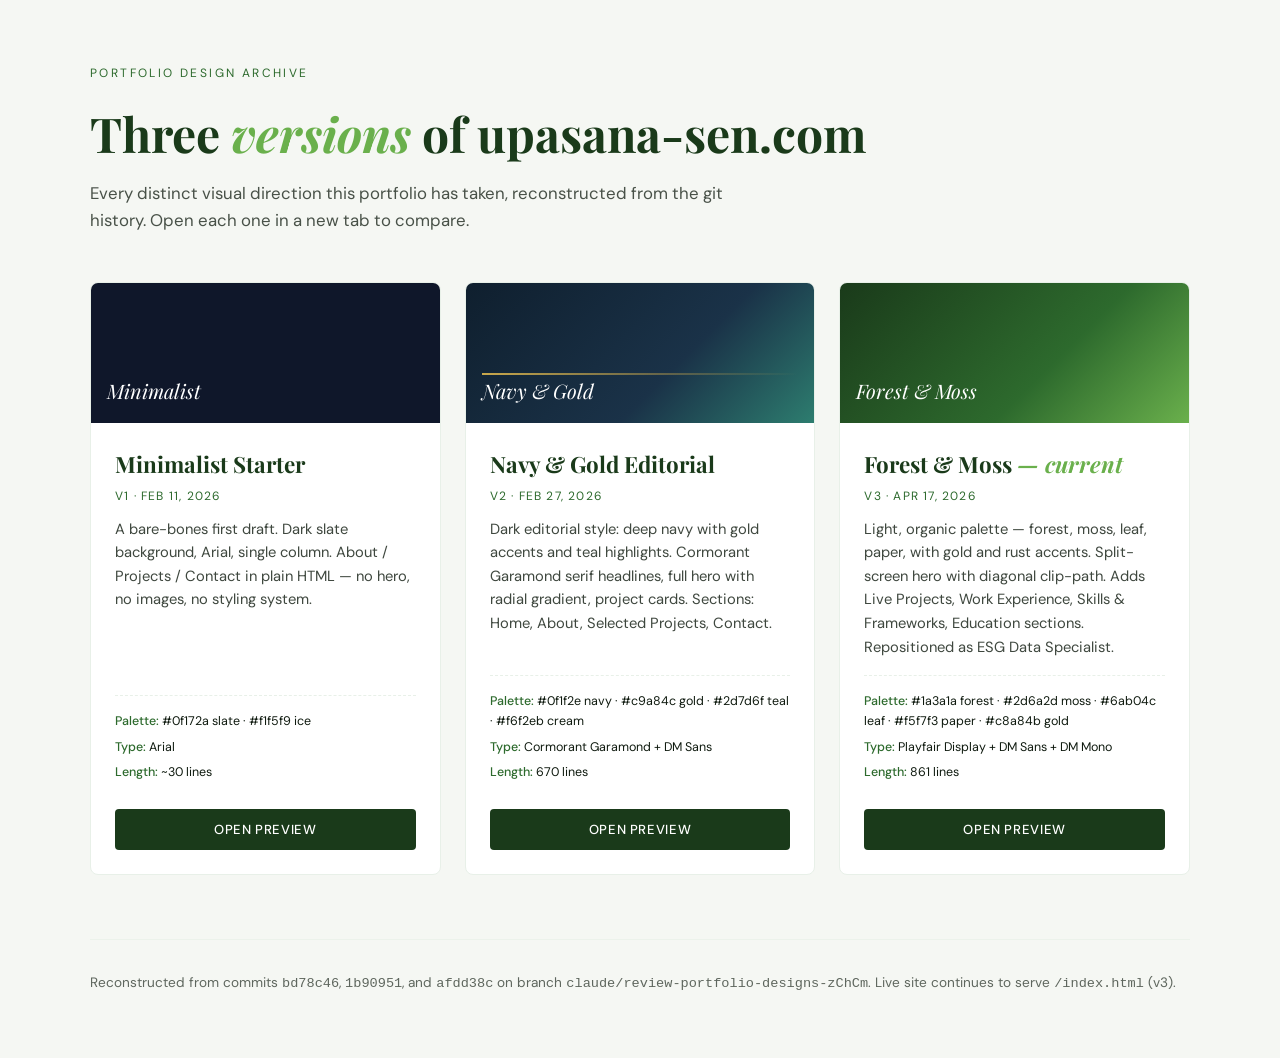
<file: designs/index.html>
<!DOCTYPE html>
<html lang="en">
<head>
<meta charset="UTF-8">
<meta name="viewport" content="width=device-width, initial-scale=1.0">
<title>Portfolio Design Archive — Upasana Sen</title>
<link rel="preconnect" href="https://fonts.googleapis.com">
<link href="https://fonts.googleapis.com/css2?family=Playfair+Display:ital,wght@0,400;0,600;1,400&family=DM+Sans:wght@300;400;500&display=swap" rel="stylesheet">
<style>
  :root {
    --ink: #0f1a0f;
    --forest: #1a3a1a;
    --moss: #2d6a2d;
    --leaf: #6ab04c;
    --paper: #f5f7f3;
    --mist: #e8f0e8;
    --gold: #c8a84b;
  }
  * { margin: 0; padding: 0; box-sizing: border-box; }
  body {
    font-family: 'DM Sans', sans-serif;
    background: var(--paper);
    color: var(--ink);
    padding: 4rem 2rem;
    line-height: 1.6;
  }
  .wrap { max-width: 1100px; margin: 0 auto; }
  .eyebrow {
    font-size: 0.75rem; letter-spacing: 0.2em; text-transform: uppercase;
    color: var(--moss); margin-bottom: 0.75rem;
  }
  h1 {
    font-family: 'Playfair Display', serif;
    font-size: clamp(2rem, 4vw, 3rem);
    color: var(--forest); margin-bottom: 0.5rem;
  }
  h1 em { font-style: italic; color: var(--leaf); }
  .lede {
    font-size: 1.05rem; color: var(--ink); opacity: 0.75;
    max-width: 640px; margin-bottom: 3rem;
  }
  .grid {
    display: grid;
    grid-template-columns: repeat(auto-fit, minmax(300px, 1fr));
    gap: 1.5rem;
  }
  .card {
    background: white;
    border: 1px solid var(--mist);
    border-radius: 8px;
    overflow: hidden;
    transition: transform 0.2s, box-shadow 0.2s;
    display: flex; flex-direction: column;
  }
  .card:hover {
    transform: translateY(-4px);
    box-shadow: 0 12px 32px rgba(26,58,26,0.12);
  }
  .swatch {
    height: 140px;
    display: flex; align-items: flex-end; padding: 1rem;
    color: white;
    font-family: 'Playfair Display', serif;
    font-style: italic;
    font-size: 1.25rem;
  }
  .swatch.minimalist { background: #0f172a; }
  .swatch.navy {
    background: linear-gradient(135deg, #0f1f2e 0%, #1a3248 60%, #2d7d6f 100%);
    position: relative;
  }
  .swatch.navy::after {
    content: ''; position: absolute; left: 1rem; right: 1rem; bottom: 3rem;
    height: 2px; background: linear-gradient(to right, #c9a84c, transparent);
  }
  .swatch.forest {
    background: linear-gradient(135deg, #1a3a1a 0%, #2d6a2d 60%, #6ab04c 100%);
  }
  .body {
    padding: 1.5rem;
    flex: 1; display: flex; flex-direction: column;
  }
  .body h2 {
    font-family: 'Playfair Display', serif;
    font-size: 1.4rem; color: var(--forest);
    margin-bottom: 0.25rem;
  }
  .meta {
    font-size: 0.75rem; letter-spacing: 0.1em; text-transform: uppercase;
    color: var(--moss); margin-bottom: 0.75rem;
  }
  .desc { font-size: 0.92rem; opacity: 0.8; flex: 1; }
  .specs {
    margin-top: 1rem; padding-top: 1rem;
    border-top: 1px dashed var(--mist);
    font-size: 0.78rem;
  }
  .specs dt { color: var(--moss); font-weight: 500; display: inline; }
  .specs dd { display: inline; margin-right: 0.75rem; }
  .specs dd::after { content: ''; }
  .specs div { margin-bottom: 0.35rem; }
  .actions {
    margin-top: 1.25rem; display: flex; gap: 0.5rem;
  }
  .btn {
    flex: 1; text-align: center;
    padding: 0.65rem 1rem;
    text-decoration: none;
    border-radius: 4px;
    font-size: 0.82rem; letter-spacing: 0.05em; text-transform: uppercase;
    font-weight: 500;
    transition: background 0.2s;
  }
  .btn-primary {
    background: var(--forest); color: white;
  }
  .btn-primary:hover { background: var(--moss); }
  footer {
    margin-top: 4rem; padding-top: 2rem;
    border-top: 1px solid var(--mist);
    font-size: 0.85rem; opacity: 0.65;
  }
</style>
</head>
<body>
  <div class="wrap">
    <div class="eyebrow">Portfolio Design Archive</div>
    <h1>Three <em>versions</em> of upasana-sen.com</h1>
    <p class="lede">Every distinct visual direction this portfolio has taken, reconstructed from the git history. Open each one in a new tab to compare.</p>

    <div class="grid">

      <article class="card">
        <div class="swatch minimalist">Minimalist</div>
        <div class="body">
          <h2>Minimalist Starter</h2>
          <div class="meta">v1 · Feb 11, 2026</div>
          <p class="desc">A bare-bones first draft. Dark slate background, Arial, single column. About / Projects / Contact in plain HTML — no hero, no images, no styling system.</p>
          <dl class="specs">
            <div><dt>Palette:</dt> <dd>#0f172a slate · #f1f5f9 ice</dd></div>
            <div><dt>Type:</dt> <dd>Arial</dd></div>
            <div><dt>Length:</dt> <dd>~30 lines</dd></div>
          </dl>
          <div class="actions">
            <a class="btn btn-primary" href="01-minimalist.html" target="_blank" rel="noopener">Open preview</a>
          </div>
        </div>
      </article>

      <article class="card">
        <div class="swatch navy">Navy &amp; Gold</div>
        <div class="body">
          <h2>Navy &amp; Gold Editorial</h2>
          <div class="meta">v2 · Feb 27, 2026</div>
          <p class="desc">Dark editorial style: deep navy with gold accents and teal highlights. Cormorant Garamond serif headlines, full hero with radial gradient, project cards. Sections: Home, About, Selected Projects, Contact.</p>
          <dl class="specs">
            <div><dt>Palette:</dt> <dd>#0f1f2e navy · #c9a84c gold · #2d7d6f teal · #f6f2eb cream</dd></div>
            <div><dt>Type:</dt> <dd>Cormorant Garamond + DM Sans</dd></div>
            <div><dt>Length:</dt> <dd>670 lines</dd></div>
          </dl>
          <div class="actions">
            <a class="btn btn-primary" href="02-navy-gold.html" target="_blank" rel="noopener">Open preview</a>
          </div>
        </div>
      </article>

      <article class="card">
        <div class="swatch forest">Forest &amp; Moss</div>
        <div class="body">
          <h2>Forest &amp; Moss <em style="color:var(--leaf);font-style:italic">— current</em></h2>
          <div class="meta">v3 · Apr 17, 2026</div>
          <p class="desc">Light, organic palette — forest, moss, leaf, paper, with gold and rust accents. Split-screen hero with diagonal clip-path. Adds Live Projects, Work Experience, Skills &amp; Frameworks, Education sections. Repositioned as ESG Data Specialist.</p>
          <dl class="specs">
            <div><dt>Palette:</dt> <dd>#1a3a1a forest · #2d6a2d moss · #6ab04c leaf · #f5f7f3 paper · #c8a84b gold</dd></div>
            <div><dt>Type:</dt> <dd>Playfair Display + DM Sans + DM Mono</dd></div>
            <div><dt>Length:</dt> <dd>861 lines</dd></div>
          </dl>
          <div class="actions">
            <a class="btn btn-primary" href="03-forest-current.html" target="_blank" rel="noopener">Open preview</a>
          </div>
        </div>
      </article>

    </div>

    <footer>
      Reconstructed from commits <code>bd78c46</code>, <code>1b90951</code>, and <code>afdd38c</code> on branch <code>claude/review-portfolio-designs-zChCm</code>. Live site continues to serve <code>/index.html</code> (v3).
    </footer>
  </div>
</body>
</html>
</file>
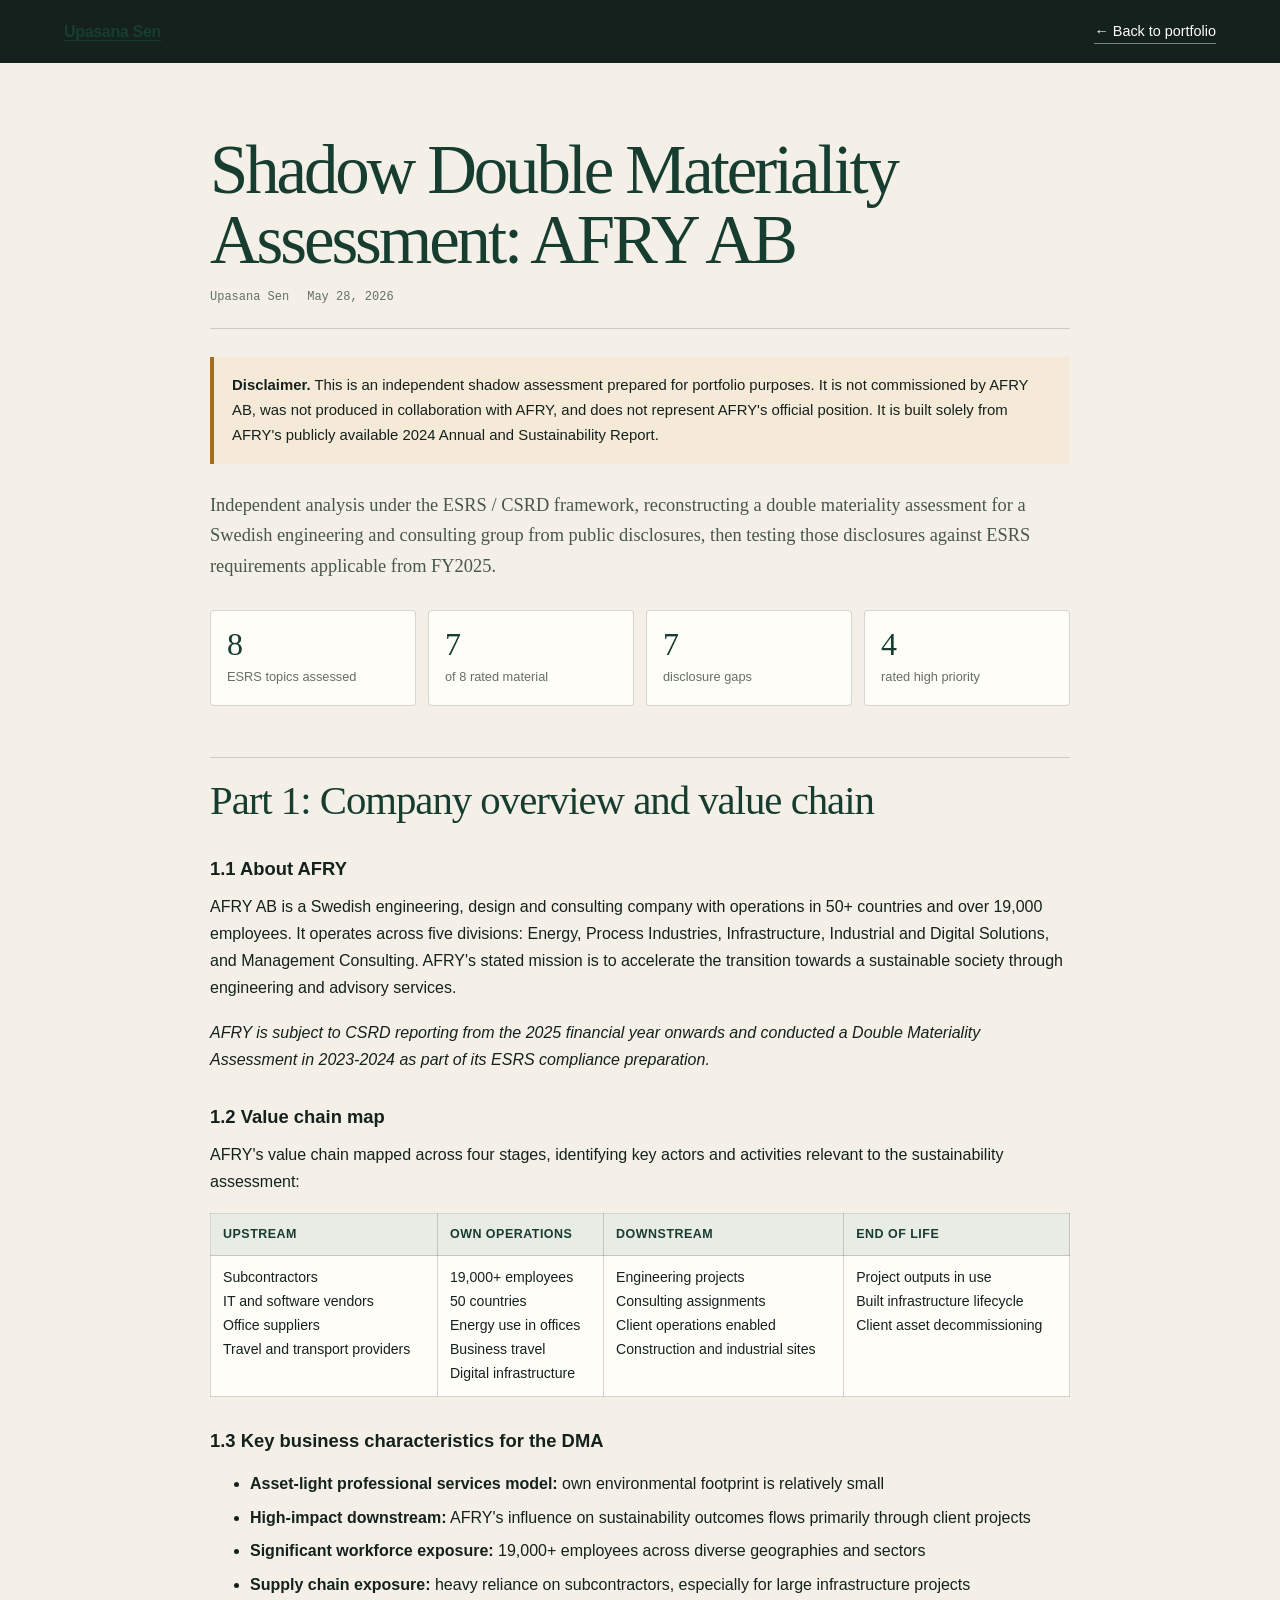
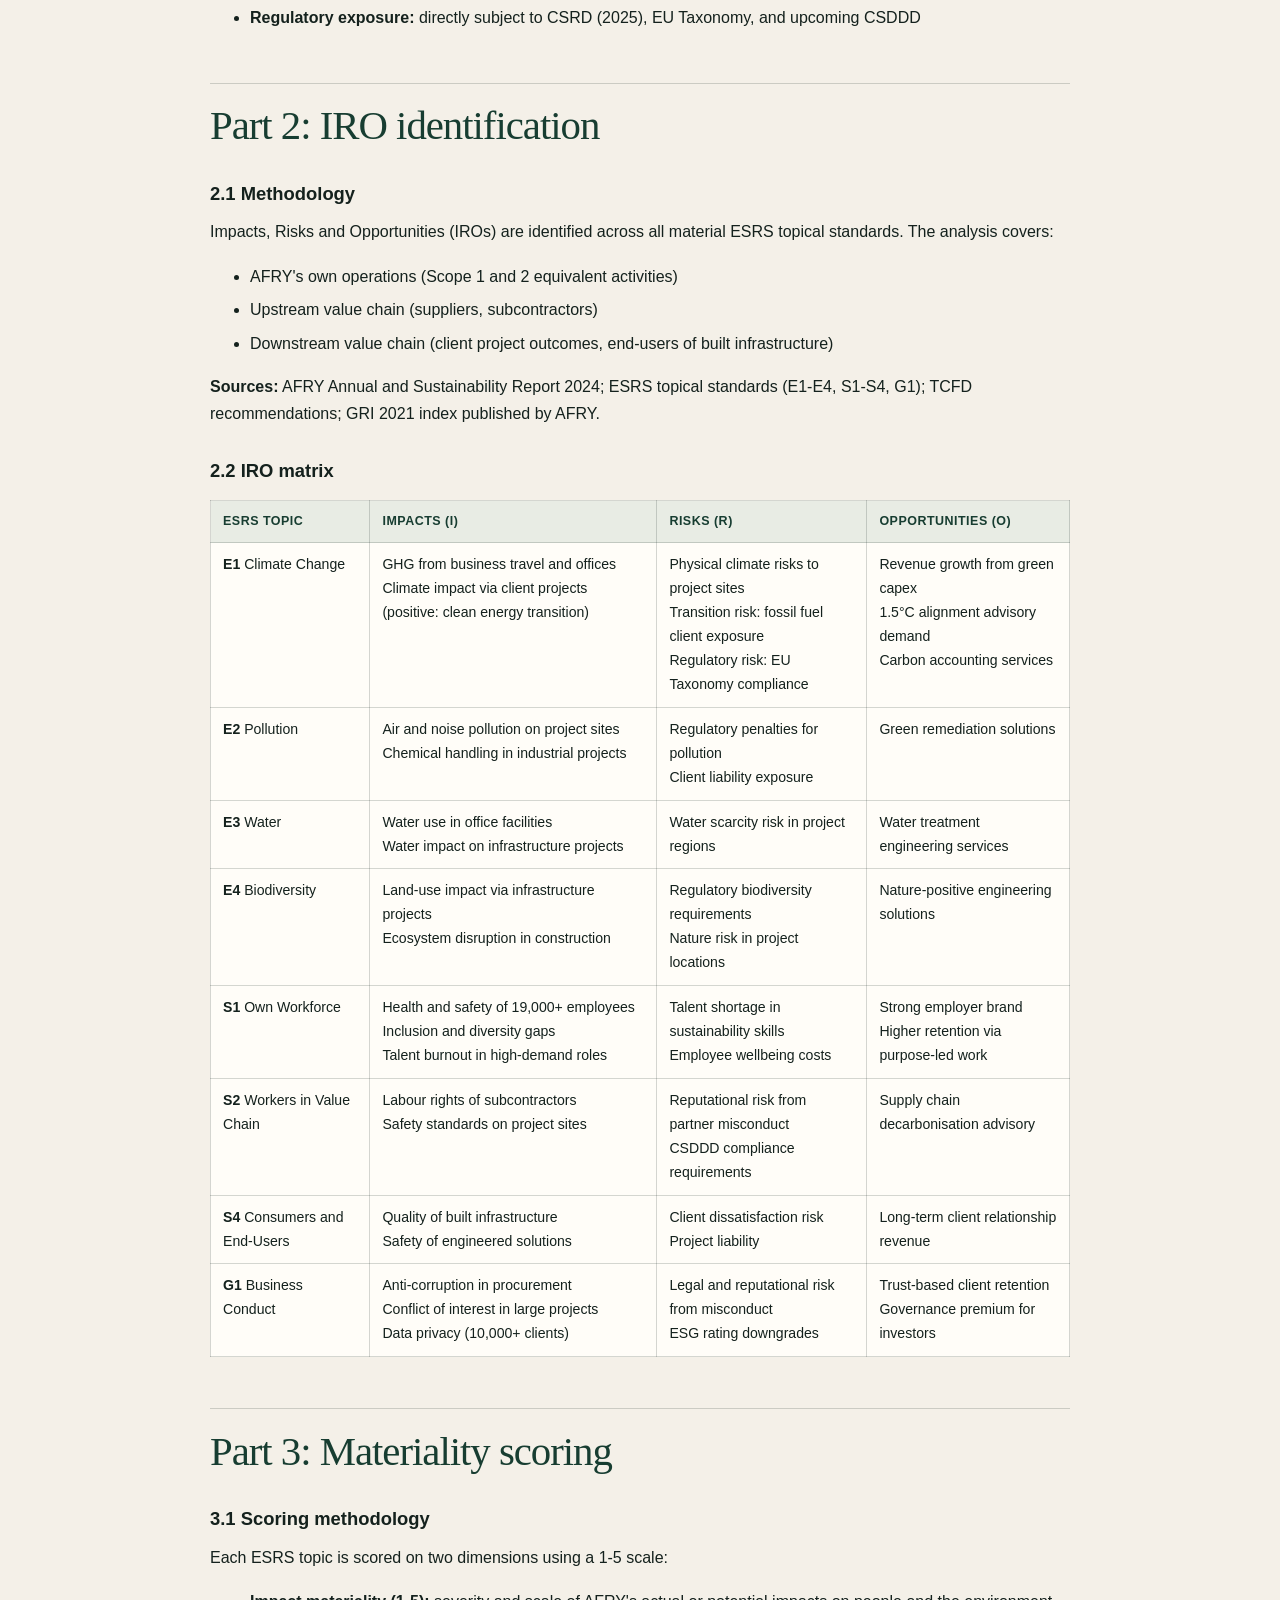
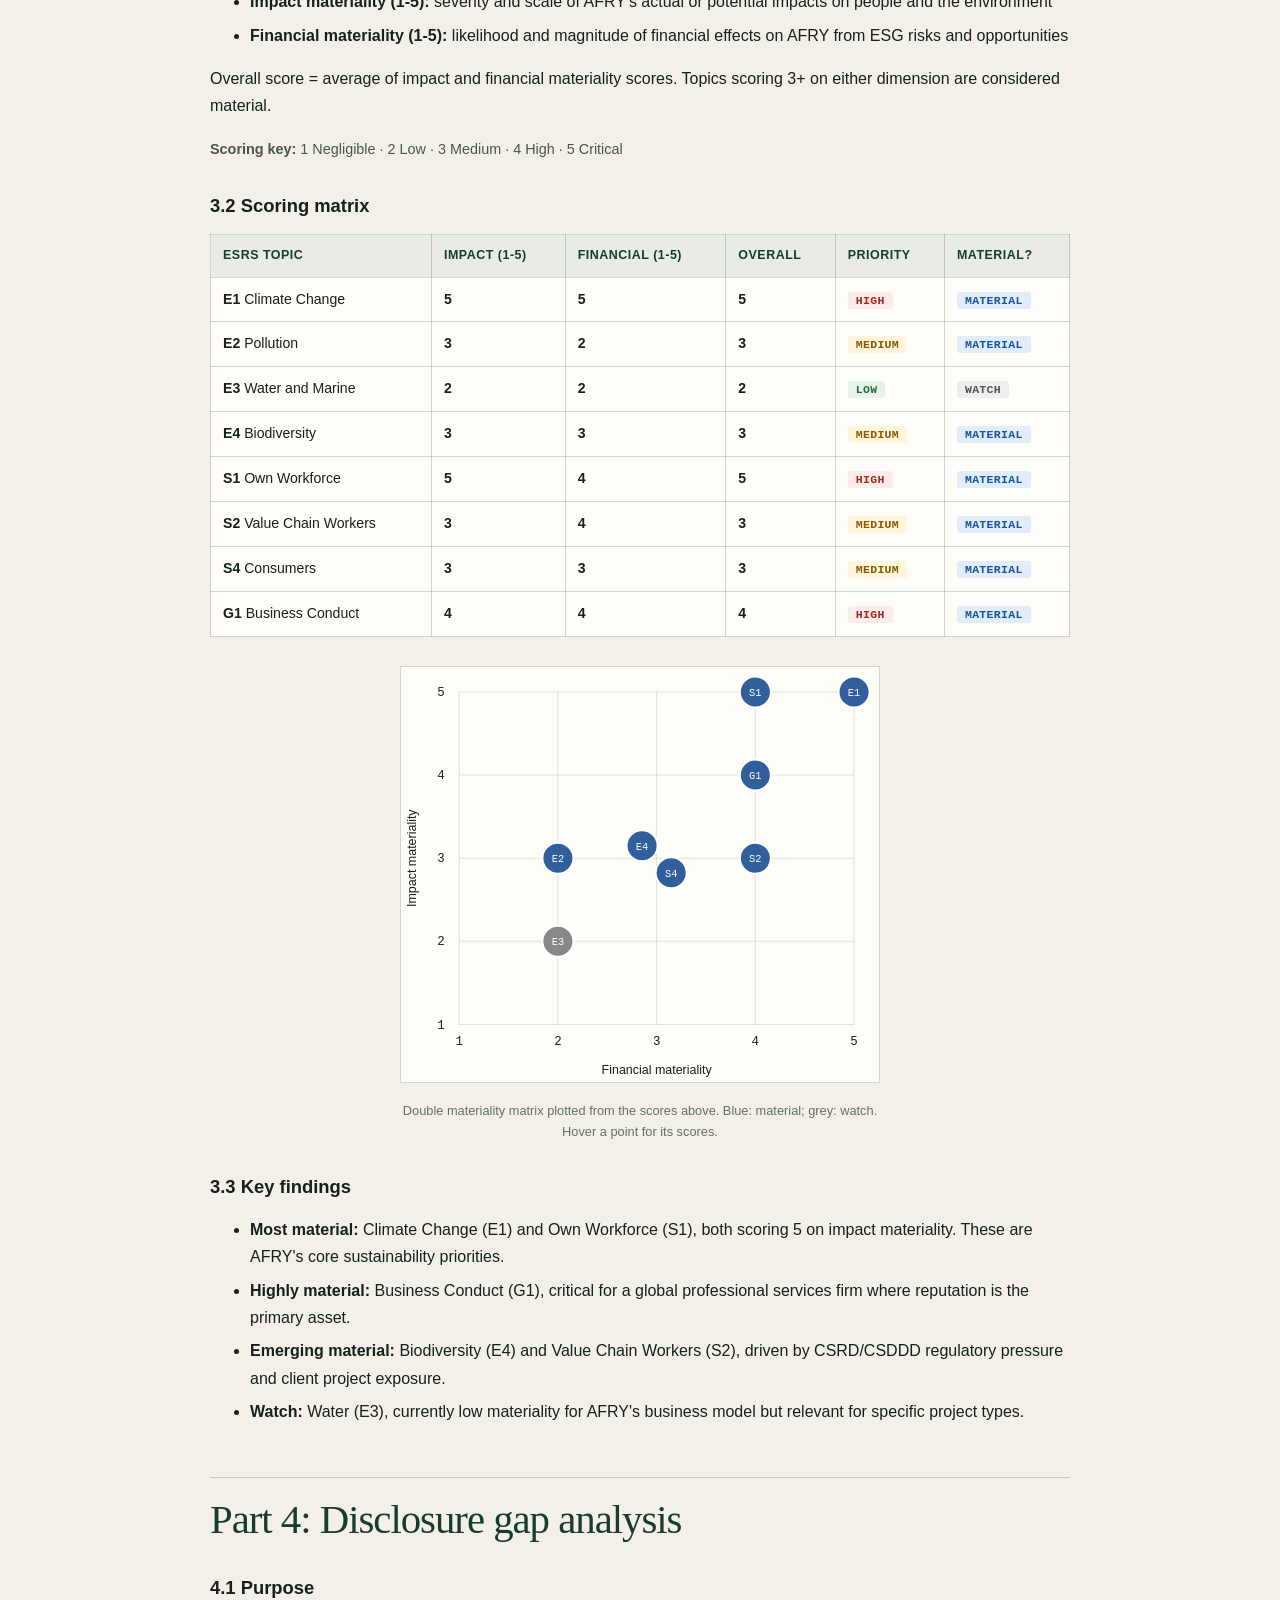
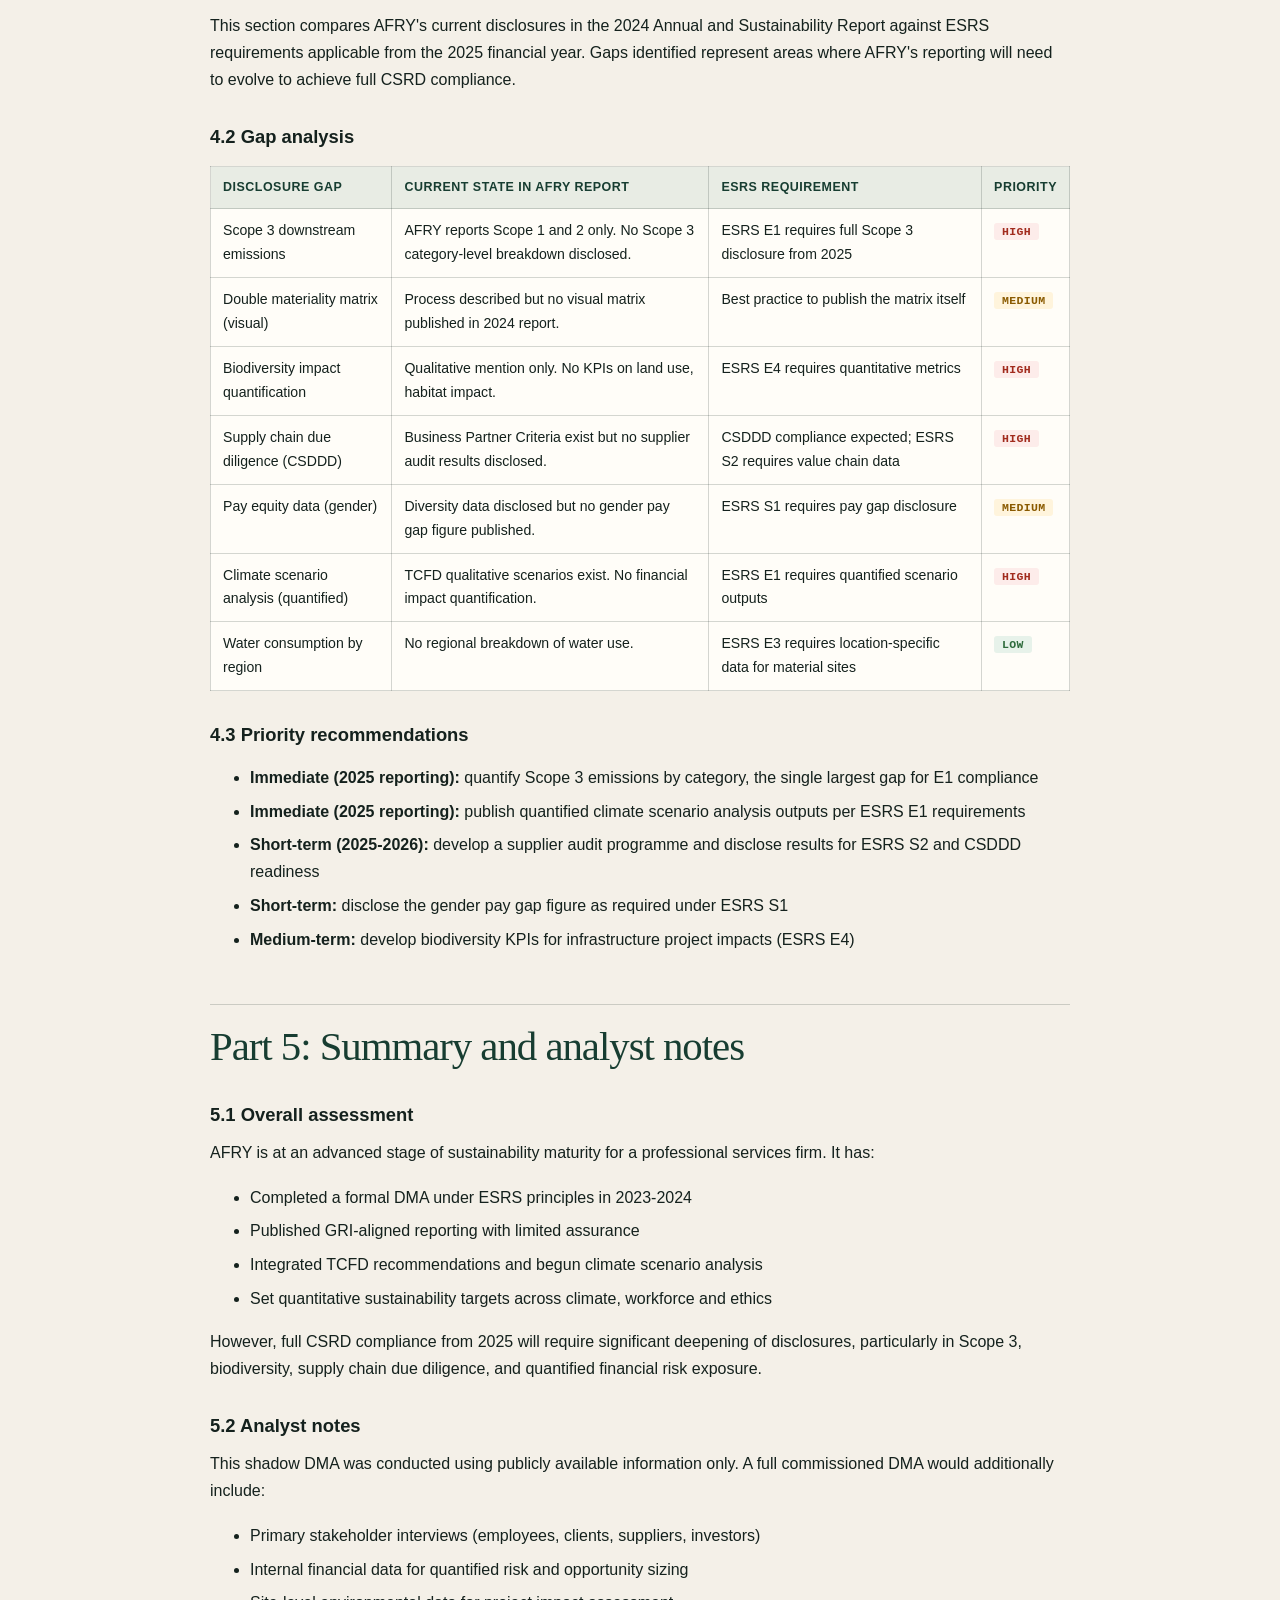
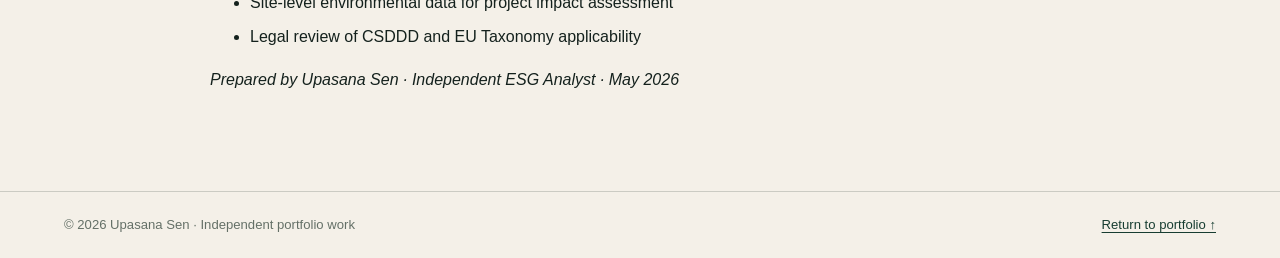
<file: projects/afry-shadow-dma/index.html>
<!doctype html>
<html lang="en">
<head>
<meta charset="utf-8">
<meta name="viewport" content="width=device-width, initial-scale=1">
<meta name="description" content="Independent shadow double materiality assessment of AFRY AB based on its public 2024 Annual and Sustainability Report.">
<title>AFRY Double Materiality Assessment | Upasana Sen</title>
<style>
:root{--ink:#14211d;--paper:#f4f0e8;--white:#fffdf8;--acid:#c8f04a;--sage:#91a89c;--line:rgba(20,33,29,.18);--forest:#173d31;--sans:Manrope,-apple-system,BlinkMacSystemFont,'Segoe UI',sans-serif;--serif:Georgia,'Times New Roman',serif;--mono:'DM Mono',ui-monospace,monospace}
*{box-sizing:border-box}html{scroll-behavior:smooth}body{margin:0;background:var(--paper);color:var(--ink);font:16px/1.7 var(--sans);-webkit-font-smoothing:antialiased}a{color:var(--forest);text-underline-offset:3px}.site-header{background:var(--ink);color:var(--white);padding:18px clamp(20px,5vw,72px);display:flex;align-items:center;justify-content:space-between}.brand{font-weight:700;letter-spacing:-.02em}.back{color:var(--white);border-bottom:1px solid #ffffff70;text-decoration:none;font-size:.9rem}.article{max-width:1000px;margin:0 auto;padding:clamp(30px,6vw,72px) clamp(18px,4vw,48px) 80px}.article-container{max-width:860px;margin:0 auto}.article-container:first-child{border-bottom:1px solid var(--line);padding-bottom:24px;margin-bottom:28px}.article h1{font:400 clamp(2.5rem,6vw,4.3rem)/1.02 var(--serif);letter-spacing:-.045em;color:var(--forest);margin:0 0 14px}.article-metadata{display:flex;gap:18px;color:#627068;font:12px var(--mono)}.article-style h2{font:400 clamp(1.8rem,3.6vw,2.55rem)/1.15 var(--serif);letter-spacing:-.025em;color:var(--forest);margin:3.2rem 0 1rem;padding-top:1.2rem;border-top:1px solid var(--line)}.article-style h3{font-size:1.15rem;line-height:1.35;margin:2rem 0 .7rem;color:var(--ink)}.article-style p{margin:.7rem 0 1.1rem}.article-style li{margin:.4rem 0}.dma-disclaimer{background:#f5ead8;border-left:4px solid #a66c1d;padding:16px 18px;margin:1.2rem 0 1.6rem;font-size:.93rem}.dma-lede{font:1.15rem/1.65 var(--serif);color:#48564e}.dma-kpis{display:grid;grid-template-columns:repeat(auto-fit,minmax(150px,1fr));gap:12px;margin:1.8rem 0 2.5rem}.dma-kpis div{border:1px solid var(--line);background:var(--white);padding:16px;border-radius:4px}.dma-kpis b{display:block;font:400 2rem/1.1 var(--serif);color:var(--forest)}.dma-kpis span{font-size:.8rem;color:#647067}.table-responsive{overflow-x:auto;margin:1rem 0 1.6rem}.dma-table{width:100%;border-collapse:collapse;font-size:.88rem;background:var(--white)}.dma-table th,.dma-table td{border:1px solid var(--line);padding:10px 12px;text-align:left;vertical-align:top}.dma-table th{background:#e8ece4;color:var(--forest);font-size:.78rem;text-transform:uppercase;letter-spacing:.04em}.dma-badge{display:inline-block;padding:2px 8px;border-radius:3px;font:700 .72rem var(--mono);letter-spacing:.3px}.dma-hi{background:#fdecea;color:#a12b1d}.dma-med{background:#fff4dc;color:#8a5a00}.dma-lo{background:#e7f2ea;color:#2e6b3c}.dma-mat{background:#e3edfa;color:#1554a0}.dma-watch{background:#eee;color:#555}.dma-key{font-size:.9rem;color:#48564e}.dma-fig{margin:1.8rem auto;max-width:480px;text-align:center}.dma-matrix{width:100%;height:auto;background:var(--white);border:1px solid var(--line)}.dma-grid{stroke:currentColor;stroke-opacity:.12}.dma-tick{font:12px var(--mono);fill:currentColor}.dma-axis{font:12px var(--sans);fill:currentColor}.dma-dot{stroke:white;stroke-width:2}.dma-dot-mat{fill:#315f9b}.dma-dot-watch{fill:#888}.dma-dotlbl{font:10px var(--mono);fill:white}.dma-fig figcaption{font-size:.8rem;color:#647067;margin-top:.5rem}.site-footer{border-top:1px solid var(--line);padding:22px clamp(20px,5vw,72px);font-size:.82rem;color:#647067;display:flex;justify-content:space-between;gap:16px;flex-wrap:wrap}
@media(max-width:640px){body{font-size:15px}.site-header{align-items:flex-start;gap:16px}.back{text-align:right}.article{padding-top:32px}.article-style h2{margin-top:2.5rem}.dma-table{font-size:.8rem}}
</style>
</head>
<body>
<header class="site-header"><a class="brand" href="/pm-sustainability-portfolio/">Upasana Sen</a><a class="back" href="/pm-sustainability-portfolio/">← Back to portfolio</a></header>
<article class="article article-project"><div class="article-container pt-3"><h1>Shadow Double Materiality Assessment: AFRY AB</h1><div class=article-metadata><div><span class=author-highlighted>Upasana Sen</span></div><span class=article-date>May 28, 2026</span></div></div><div class=article-container><div class=article-style><div class="alert alert-warning dma-disclaimer"><div><b>Disclaimer.</b> This is an independent shadow assessment prepared for portfolio purposes. It is not commissioned by AFRY AB, was not produced in collaboration with AFRY, and does not represent AFRY's official position. It is built solely from AFRY's publicly available 2024 Annual and Sustainability Report.</div></div>
<p class=dma-lede>Independent analysis under the ESRS / CSRD framework, reconstructing a double materiality assessment for a Swedish engineering and consulting group from public disclosures, then testing those disclosures against ESRS requirements applicable from FY2025.</p>
<div class=dma-kpis><div><b>8</b><span>ESRS topics assessed</span></div><div><b>7</b><span>of 8 rated material</span></div><div><b>7</b><span>disclosure gaps</span></div><div><b>4</b><span>rated high priority</span></div></div>

<h2 id=part-1>Part 1: Company overview and value chain</h2>
<h3 id=about-afry>1.1 About AFRY</h3>
<p>AFRY AB is a Swedish engineering, design and consulting company with operations in 50+ countries and over 19,000 employees. It operates across five divisions: Energy, Process Industries, Infrastructure, Industrial and Digital Solutions, and Management Consulting. AFRY's stated mission is to accelerate the transition towards a sustainable society through engineering and advisory services.</p>
<p><em>AFRY is subject to CSRD reporting from the 2025 financial year onwards and conducted a Double Materiality Assessment in 2023-2024 as part of its ESRS compliance preparation.</em></p>
<h3 id=value-chain>1.2 Value chain map</h3>
<p>AFRY's value chain mapped across four stages, identifying key actors and activities relevant to the sustainability assessment:</p>
<div class=table-responsive><table class="table dma-table"><thead><tr><th>Upstream</th><th>Own operations</th><th>Downstream</th><th>End of life</th></tr></thead><tbody><tr><td>Subcontractors<br>IT and software vendors<br>Office suppliers<br>Travel and transport providers</td><td>19,000+ employees<br>50 countries<br>Energy use in offices<br>Business travel<br>Digital infrastructure</td><td>Engineering projects<br>Consulting assignments<br>Client operations enabled<br>Construction and industrial sites</td><td>Project outputs in use<br>Built infrastructure lifecycle<br>Client asset decommissioning</td></tr></tbody></table></div>
<h3 id=characteristics>1.3 Key business characteristics for the DMA</h3>
<ul><li><b>Asset-light professional services model:</b> own environmental footprint is relatively small</li><li><b>High-impact downstream:</b> AFRY's influence on sustainability outcomes flows primarily through client projects</li><li><b>Significant workforce exposure:</b> 19,000+ employees across diverse geographies and sectors</li><li><b>Supply chain exposure:</b> heavy reliance on subcontractors, especially for large infrastructure projects</li><li><b>Regulatory exposure:</b> directly subject to CSRD (2025), EU Taxonomy, and upcoming CSDDD</li></ul>

<h2 id=part-2>Part 2: IRO identification</h2>
<h3 id=iro-method>2.1 Methodology</h3>
<p>Impacts, Risks and Opportunities (IROs) are identified across all material ESRS topical standards. The analysis covers:</p>
<ul><li>AFRY's own operations (Scope 1 and 2 equivalent activities)</li><li>Upstream value chain (suppliers, subcontractors)</li><li>Downstream value chain (client project outcomes, end-users of built infrastructure)</li></ul>
<p><b>Sources:</b> AFRY Annual and Sustainability Report 2024; ESRS topical standards (E1-E4, S1-S4, G1); TCFD recommendations; GRI 2021 index published by AFRY.</p>
<h3 id=iro-matrix>2.2 IRO matrix</h3>
<div class=table-responsive><table class="table dma-table"><thead><tr><th>ESRS topic</th><th>Impacts (I)</th><th>Risks (R)</th><th>Opportunities (O)</th></tr></thead><tbody><tr><td><b>E1</b> Climate Change</td><td>GHG from business travel and offices<br>Climate impact via client projects (positive: clean energy transition)</td><td>Physical climate risks to project sites<br>Transition risk: fossil fuel client exposure<br>Regulatory risk: EU Taxonomy compliance</td><td>Revenue growth from green capex<br>1.5°C alignment advisory demand<br>Carbon accounting services</td></tr><tr><td><b>E2</b> Pollution</td><td>Air and noise pollution on project sites<br>Chemical handling in industrial projects</td><td>Regulatory penalties for pollution<br>Client liability exposure</td><td>Green remediation solutions</td></tr><tr><td><b>E3</b> Water</td><td>Water use in office facilities<br>Water impact on infrastructure projects</td><td>Water scarcity risk in project regions</td><td>Water treatment engineering services</td></tr><tr><td><b>E4</b> Biodiversity</td><td>Land-use impact via infrastructure projects<br>Ecosystem disruption in construction</td><td>Regulatory biodiversity requirements<br>Nature risk in project locations</td><td>Nature-positive engineering solutions</td></tr><tr><td><b>S1</b> Own Workforce</td><td>Health and safety of 19,000+ employees<br>Inclusion and diversity gaps<br>Talent burnout in high-demand roles</td><td>Talent shortage in sustainability skills<br>Employee wellbeing costs</td><td>Strong employer brand<br>Higher retention via purpose-led work</td></tr><tr><td><b>S2</b> Workers in Value Chain</td><td>Labour rights of subcontractors<br>Safety standards on project sites</td><td>Reputational risk from partner misconduct<br>CSDDD compliance requirements</td><td>Supply chain decarbonisation advisory</td></tr><tr><td><b>S4</b> Consumers and End-Users</td><td>Quality of built infrastructure<br>Safety of engineered solutions</td><td>Client dissatisfaction risk<br>Project liability</td><td>Long-term client relationship revenue</td></tr><tr><td><b>G1</b> Business Conduct</td><td>Anti-corruption in procurement<br>Conflict of interest in large projects<br>Data privacy (10,000+ clients)</td><td>Legal and reputational risk from misconduct<br>ESG rating downgrades</td><td>Trust-based client retention<br>Governance premium for investors</td></tr></tbody></table></div>

<h2 id=part-3>Part 3: Materiality scoring</h2>
<h3 id=scoring-method>3.1 Scoring methodology</h3>
<p>Each ESRS topic is scored on two dimensions using a 1-5 scale:</p>
<ul><li><b>Impact materiality (1-5):</b> severity and scale of AFRY's actual or potential impacts on people and the environment</li><li><b>Financial materiality (1-5):</b> likelihood and magnitude of financial effects on AFRY from ESG risks and opportunities</li></ul>
<p>Overall score = average of impact and financial materiality scores. Topics scoring 3+ on either dimension are considered material.</p>
<p class=dma-key><b>Scoring key:</b> 1 Negligible · 2 Low · 3 Medium · 4 High · 5 Critical</p>
<h3 id=scoring-matrix>3.2 Scoring matrix</h3>
<div class=table-responsive><table class="table dma-table"><thead><tr><th>ESRS topic</th><th>Impact (1-5)</th><th>Financial (1-5)</th><th>Overall</th><th>Priority</th><th>Material?</th></tr></thead><tbody><tr><td><b>E1</b> Climate Change</td><td><b>5</b></td><td><b>5</b></td><td><b>5</b></td><td><span class="dma-badge dma-hi">HIGH</span></td><td><span class="dma-badge dma-mat">MATERIAL</span></td></tr><tr><td><b>E2</b> Pollution</td><td><b>3</b></td><td><b>2</b></td><td><b>3</b></td><td><span class="dma-badge dma-med">MEDIUM</span></td><td><span class="dma-badge dma-mat">MATERIAL</span></td></tr><tr><td><b>E3</b> Water and Marine</td><td><b>2</b></td><td><b>2</b></td><td><b>2</b></td><td><span class="dma-badge dma-lo">LOW</span></td><td><span class="dma-badge dma-watch">WATCH</span></td></tr><tr><td><b>E4</b> Biodiversity</td><td><b>3</b></td><td><b>3</b></td><td><b>3</b></td><td><span class="dma-badge dma-med">MEDIUM</span></td><td><span class="dma-badge dma-mat">MATERIAL</span></td></tr><tr><td><b>S1</b> Own Workforce</td><td><b>5</b></td><td><b>4</b></td><td><b>5</b></td><td><span class="dma-badge dma-hi">HIGH</span></td><td><span class="dma-badge dma-mat">MATERIAL</span></td></tr><tr><td><b>S2</b> Value Chain Workers</td><td><b>3</b></td><td><b>4</b></td><td><b>3</b></td><td><span class="dma-badge dma-med">MEDIUM</span></td><td><span class="dma-badge dma-mat">MATERIAL</span></td></tr><tr><td><b>S4</b> Consumers</td><td><b>3</b></td><td><b>3</b></td><td><b>3</b></td><td><span class="dma-badge dma-med">MEDIUM</span></td><td><span class="dma-badge dma-mat">MATERIAL</span></td></tr><tr><td><b>G1</b> Business Conduct</td><td><b>4</b></td><td><b>4</b></td><td><b>4</b></td><td><span class="dma-badge dma-hi">HIGH</span></td><td><span class="dma-badge dma-mat">MATERIAL</span></td></tr></tbody></table></div>
<figure class=dma-fig><svg viewBox="0 0 460 400" role=img aria-label="Double materiality matrix" class=dma-matrix><line x1=56.0 y1=344.0 x2=436.0 y2=344.0 class=dma-grid /><line x1=56.0 y1=344.0 x2=56.0 y2=24.0 class=dma-grid /><text x=56.0 y=364 text-anchor=middle class=dma-tick>1</text><text x=42 y=348.0 text-anchor=end class=dma-tick>1</text><line x1=56.0 y1=264.0 x2=436.0 y2=264.0 class=dma-grid /><line x1=151.0 y1=344.0 x2=151.0 y2=24.0 class=dma-grid /><text x=151.0 y=364 text-anchor=middle class=dma-tick>2</text><text x=42 y=268.0 text-anchor=end class=dma-tick>2</text><line x1=56.0 y1=184.0 x2=436.0 y2=184.0 class=dma-grid /><line x1=246.0 y1=344.0 x2=246.0 y2=24.0 class=dma-grid /><text x=246.0 y=364 text-anchor=middle class=dma-tick>3</text><text x=42 y=188.0 text-anchor=end class=dma-tick>3</text><line x1=56.0 y1=104.0 x2=436.0 y2=104.0 class=dma-grid /><line x1=341.0 y1=344.0 x2=341.0 y2=24.0 class=dma-grid /><text x=341.0 y=364 text-anchor=middle class=dma-tick>4</text><text x=42 y=108.0 text-anchor=end class=dma-tick>4</text><line x1=56.0 y1=24.0 x2=436.0 y2=24.0 class=dma-grid /><line x1=436.0 y1=344.0 x2=436.0 y2=24.0 class=dma-grid /><text x=436.0 y=364 text-anchor=middle class=dma-tick>5</text><text x=42 y=28.0 text-anchor=end class=dma-tick>5</text><text x=246.0 y=392 text-anchor=middle class=dma-axis>Financial materiality</text><text transform="translate(14 184.0) rotate(-90)" text-anchor=middle class=dma-axis>Impact materiality</text><circle cx=436.0 cy=24.0 r=15 class="dma-dot dma-dot-mat"><title>E1 Climate Change: impact 5, financial 5</title></circle><text x=436.0 y=28.0 text-anchor=middle class=dma-dotlbl>E1</text><circle cx=151.0 cy=184.0 r=15 class="dma-dot dma-dot-mat"><title>E2 Pollution: impact 3, financial 2</title></circle><text x=151.0 y=188.0 text-anchor=middle class=dma-dotlbl>E2</text><circle cx=151.0 cy=264.0 r=15 class="dma-dot dma-dot-watch"><title>E3 Water and Marine: impact 2, financial 2</title></circle><text x=151.0 y=268.0 text-anchor=middle class=dma-dotlbl>E3</text><circle cx=232.0 cy=172.0 r=15 class="dma-dot dma-dot-mat"><title>E4 Biodiversity: impact 3, financial 3</title></circle><text x=232.0 y=176.0 text-anchor=middle class=dma-dotlbl>E4</text><circle cx=341.0 cy=24.0 r=15 class="dma-dot dma-dot-mat"><title>S1 Own Workforce: impact 5, financial 4</title></circle><text x=341.0 y=28.0 text-anchor=middle class=dma-dotlbl>S1</text><circle cx=341.0 cy=184.0 r=15 class="dma-dot dma-dot-mat"><title>S2 Value Chain Workers: impact 3, financial 4</title></circle><text x=341.0 y=188.0 text-anchor=middle class=dma-dotlbl>S2</text><circle cx=260.0 cy=198.0 r=15 class="dma-dot dma-dot-mat"><title>S4 Consumers: impact 3, financial 3</title></circle><text x=260.0 y=202.0 text-anchor=middle class=dma-dotlbl>S4</text><circle cx=341.0 cy=104.0 r=15 class="dma-dot dma-dot-mat"><title>G1 Business Conduct: impact 4, financial 4</title></circle><text x=341.0 y=108.0 text-anchor=middle class=dma-dotlbl>G1</text></svg><figcaption>Double materiality matrix plotted from the scores above. Blue: material; grey: watch. Hover a point for its scores.</figcaption></figure>
<h3 id=findings>3.3 Key findings</h3>
<ul><li><b>Most material:</b> Climate Change (E1) and Own Workforce (S1), both scoring 5 on impact materiality. These are AFRY's core sustainability priorities.</li><li><b>Highly material:</b> Business Conduct (G1), critical for a global professional services firm where reputation is the primary asset.</li><li><b>Emerging material:</b> Biodiversity (E4) and Value Chain Workers (S2), driven by CSRD/CSDDD regulatory pressure and client project exposure.</li><li><b>Watch:</b> Water (E3), currently low materiality for AFRY's business model but relevant for specific project types.</li></ul>

<h2 id=part-4>Part 4: Disclosure gap analysis</h2>
<h3 id=gap-purpose>4.1 Purpose</h3>
<p>This section compares AFRY's current disclosures in the 2024 Annual and Sustainability Report against ESRS requirements applicable from the 2025 financial year. Gaps identified represent areas where AFRY's reporting will need to evolve to achieve full CSRD compliance.</p>
<h3 id=gap-table>4.2 Gap analysis</h3>
<div class=table-responsive><table class="table dma-table"><thead><tr><th>Disclosure gap</th><th>Current state in AFRY report</th><th>ESRS requirement</th><th>Priority</th></tr></thead><tbody><tr><td>Scope 3 downstream emissions</td><td>AFRY reports Scope 1 and 2 only. No Scope 3 category-level breakdown disclosed.</td><td>ESRS E1 requires full Scope 3 disclosure from 2025</td><td><span class="dma-badge dma-hi">HIGH</span></td></tr><tr><td>Double materiality matrix (visual)</td><td>Process described but no visual matrix published in 2024 report.</td><td>Best practice to publish the matrix itself</td><td><span class="dma-badge dma-med">MEDIUM</span></td></tr><tr><td>Biodiversity impact quantification</td><td>Qualitative mention only. No KPIs on land use, habitat impact.</td><td>ESRS E4 requires quantitative metrics</td><td><span class="dma-badge dma-hi">HIGH</span></td></tr><tr><td>Supply chain due diligence (CSDDD)</td><td>Business Partner Criteria exist but no supplier audit results disclosed.</td><td>CSDDD compliance expected; ESRS S2 requires value chain data</td><td><span class="dma-badge dma-hi">HIGH</span></td></tr><tr><td>Pay equity data (gender)</td><td>Diversity data disclosed but no gender pay gap figure published.</td><td>ESRS S1 requires pay gap disclosure</td><td><span class="dma-badge dma-med">MEDIUM</span></td></tr><tr><td>Climate scenario analysis (quantified)</td><td>TCFD qualitative scenarios exist. No financial impact quantification.</td><td>ESRS E1 requires quantified scenario outputs</td><td><span class="dma-badge dma-hi">HIGH</span></td></tr><tr><td>Water consumption by region</td><td>No regional breakdown of water use.</td><td>ESRS E3 requires location-specific data for material sites</td><td><span class="dma-badge dma-lo">LOW</span></td></tr></tbody></table></div>
<h3 id=recommendations>4.3 Priority recommendations</h3>
<ul><li><b>Immediate (2025 reporting):</b> quantify Scope 3 emissions by category, the single largest gap for E1 compliance</li><li><b>Immediate (2025 reporting):</b> publish quantified climate scenario analysis outputs per ESRS E1 requirements</li><li><b>Short-term (2025-2026):</b> develop a supplier audit programme and disclose results for ESRS S2 and CSDDD readiness</li><li><b>Short-term:</b> disclose the gender pay gap figure as required under ESRS S1</li><li><b>Medium-term:</b> develop biodiversity KPIs for infrastructure project impacts (ESRS E4)</li></ul>

<h2 id=part-5>Part 5: Summary and analyst notes</h2>
<h3 id=assessment>5.1 Overall assessment</h3>
<p>AFRY is at an advanced stage of sustainability maturity for a professional services firm. It has:</p>
<ul><li>Completed a formal DMA under ESRS principles in 2023-2024</li><li>Published GRI-aligned reporting with limited assurance</li><li>Integrated TCFD recommendations and begun climate scenario analysis</li><li>Set quantitative sustainability targets across climate, workforce and ethics</li></ul>
<p>However, full CSRD compliance from 2025 will require significant deepening of disclosures, particularly in Scope 3, biodiversity, supply chain due diligence, and quantified financial risk exposure.</p>
<h3 id=analyst-notes>5.2 Analyst notes</h3>
<p>This shadow DMA was conducted using publicly available information only. A full commissioned DMA would additionally include:</p>
<ul><li>Primary stakeholder interviews (employees, clients, suppliers, investors)</li><li>Internal financial data for quantified risk and opportunity sizing</li><li>Site-level environmental data for project impact assessment</li><li>Legal review of CSDDD and EU Taxonomy applicability</li></ul>
<p class=dma-sign><em>Prepared by Upasana Sen · Independent ESG Analyst · May 2026</em></p>
</div><div class=share-box><ul class=share></ul></div><div class="project-related-pages content-widget-hr"></div></div></article>
<footer class="site-footer"><span>© 2026 Upasana Sen · Independent portfolio work</span><a href="/pm-sustainability-portfolio/">Return to portfolio ↑</a></footer>
</body></html>
</file>
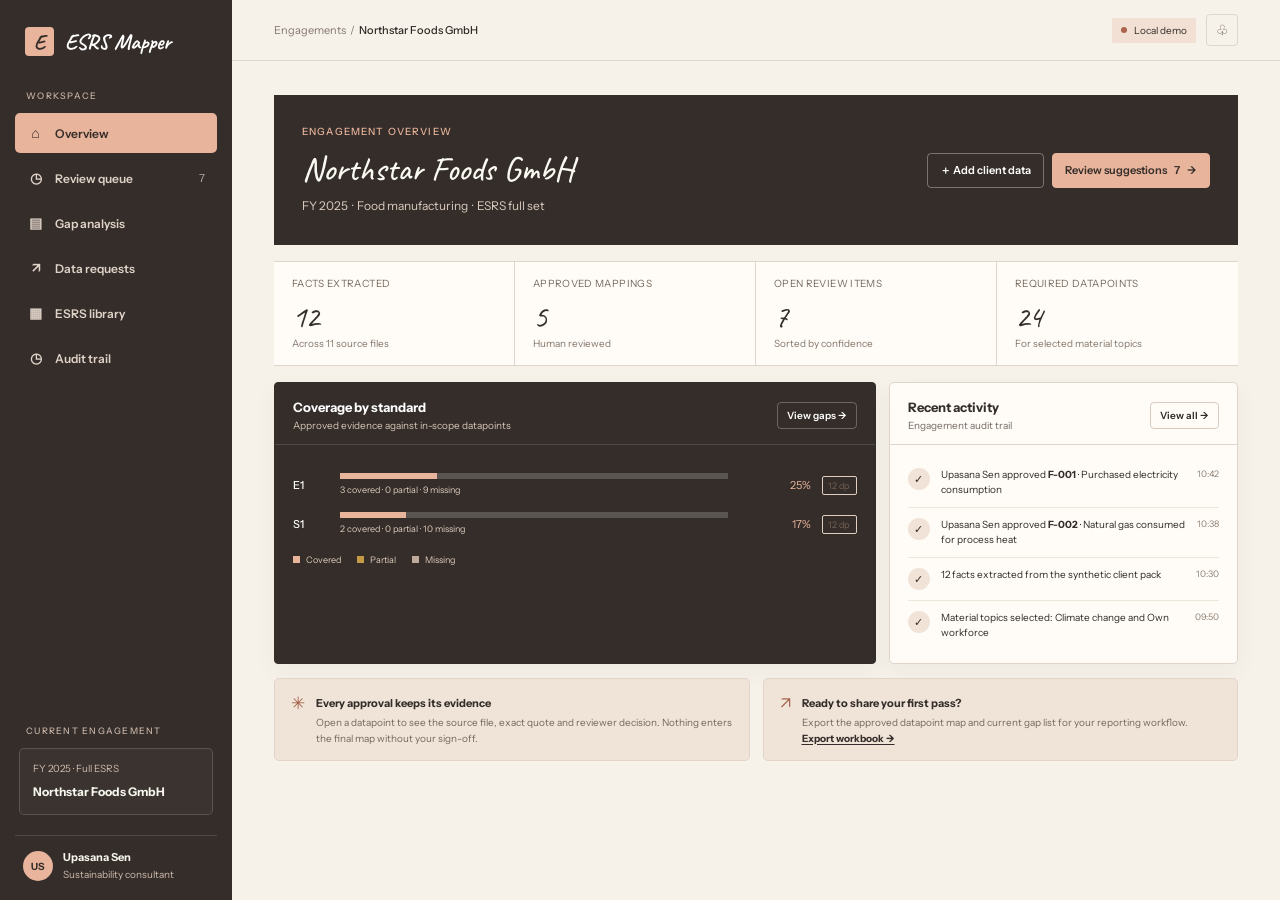
<file: projects/esrs-datapoint-mapper/index.html>
<!doctype html>
<html lang="en">
<head>
<meta charset="utf-8"><meta name="viewport" content="width=device-width,initial-scale=1"><title>ESRS Mapper · Northstar Foods</title>
<link rel="preconnect" href="https://fonts.googleapis.com">
<link rel="preconnect" href="https://fonts.gstatic.com" crossorigin>
<link href="https://fonts.googleapis.com/css2?family=Caveat:wght@400;500;600;700&family=Instrument+Sans:wght@400;500;600;700&display=swap" rel="stylesheet">
<style>
:root{--ink:#302a27;--muted:#756b64;--paper:#f6f1e9;--panel:#fffcf7;--line:#e0d5ca;--forest:#342d29;--forest2:#a45f49;--acid:#e8b49b;--sage:#b59584;--mint:#f1e3d8;--amber:#9a6419;--amberbg:#f4ebd5;--red:#994c3b;--redbg:#f6e8e2;--blue:#40647a;--bluebg:#e6edf0;--shadow:0 8px 24px rgba(48,42,39,.045);--mono:var(--sans);--sans:'Instrument Sans',-apple-system,BlinkMacSystemFont,'SF Pro Text','SF Pro Display','Helvetica Neue',Arial,sans-serif;--display:var(--sans)}
*{box-sizing:border-box}body{margin:0;background:var(--paper);color:var(--ink);font:14px var(--sans);-webkit-font-smoothing:antialiased}button,input,select,textarea{font:inherit}button{cursor:pointer}a{color:inherit}.app{min-height:100vh}.sidebar{position:fixed;inset:0 auto 0 0;width:232px;background:var(--forest);color:#f7f6ed;padding:24px 15px 18px;display:flex;flex-direction:column;z-index:2}.brand{display:flex;align-items:center;gap:11px;padding:3px 10px 34px;font:700 15px var(--display);letter-spacing:-.5px;color:#fff}.brandmark{width:29px;height:29px;border-radius:4px;background:var(--acid);color:var(--forest);display:grid;place-items:center;font:800 15px var(--display)}.eyebrow{font:500 9px var(--mono);text-transform:uppercase;letter-spacing:1.25px;color:#c5b2a6;padding:0 11px 12px}.nav{display:grid;gap:5px}.nav button{border:0;background:transparent;color:#dfd2c8;text-align:left;border-radius:5px;padding:11px 12px;display:flex;align-items:center;gap:11px;font-size:12px;font-weight:600;transition:background .18s,color .18s}.nav button:hover{background:#ffffff10;color:#fff}.nav button.active{background:var(--acid);color:var(--forest)}.nav .ico{width:17px;text-align:center;font-size:14px}.nav .count{margin-left:auto;font:11px var(--mono);color:inherit;opacity:.72}.side-bottom{margin-top:auto}.engagement-mini{border:1px solid #ffffff28;border-radius:5px;padding:13px;margin:0 4px 20px;background:#ffffff08}.engagement-mini small{display:block;color:#cebaae;font:10px var(--mono);margin-bottom:7px}.engagement-mini strong{font-size:12px;line-height:1.4}.profile{padding:14px 8px 0;border-top:1px solid #ffffff25;display:flex;align-items:center;gap:10px}.avatar{width:30px;height:30px;border-radius:50%;background:var(--acid);color:var(--forest);display:grid;place-items:center;font:700 10px var(--mono)}.profile b{font-size:11px;display:block}.profile small{color:#cebaae;font-size:10px}.main{margin-left:232px;min-height:100vh}.topbar{height:61px;display:flex;align-items:center;justify-content:space-between;padding:0 42px;background:var(--paper);border-bottom:1px solid var(--line)}.crumb{font:11px var(--mono);color:#857970}.crumb b{color:var(--ink);font-weight:500}.top-actions{display:flex;gap:10px;align-items:center}.tag{border-radius:2px;padding:6px 9px;font:10px var(--mono);background:#f1e0d3;color:var(--forest);display:inline-flex;align-items:center;gap:7px}.tag:before{content:'';width:6px;height:6px;border-radius:50%;background:#ac634b}.iconbtn{border:1px solid var(--line);background:transparent;border-radius:4px;width:32px;height:32px;color:#65564c}.content{max-width:1480px;margin:auto;padding:34px 42px 60px}.pagehead{display:flex;justify-content:space-between;align-items:flex-end;margin-bottom:24px;padding:2px 0 19px;border-bottom:1px solid var(--line);position:relative}.pagehead:after{content:'';position:absolute;bottom:-1px;left:0;width:58px;height:3px;background:var(--forest)}.kicker{color:#9b5742;font:500 10px var(--mono);text-transform:uppercase;letter-spacing:1.15px;margin-bottom:9px}.pagehead h1{font:600 29px var(--display);letter-spacing:-1.1px;margin:0;color:var(--forest)}.sub{color:var(--muted);font-size:12px;margin-top:7px;line-height:1.55}.buttons{display:flex;gap:8px}.btn{padding:9px 12px;border-radius:4px;border:1px solid #d9cbbf;background:transparent;color:var(--ink);font-weight:600;font-size:11px;display:inline-flex;align-items:center;gap:7px;transition:background .16s,border-color .16s,transform .16s}.btn:hover{border-color:var(--forest);background:#fffcf7}.btn.primary{background:var(--forest);border-color:var(--forest);color:#fff}.btn.primary:hover{background:var(--forest2)}.btn.small{padding:6px 9px;font-size:10px}.btn.ghost{border-color:transparent;background:transparent;color:var(--muted)}.grid{display:grid;gap:13px}.stats{grid-template-columns:repeat(4,1fr);margin-bottom:15px}.card{background:var(--panel);border:1px solid var(--line);border-radius:5px;box-shadow:var(--shadow)}.stat{padding:16px 17px 15px;position:relative;min-height:112px;border-top:2px solid var(--forest)}.stat:nth-child(3){border-top-color:#b48a3c}.stat .label{font:10px var(--mono);color:#75685e;text-transform:uppercase;letter-spacing:.35px}.stat .value{font:600 28px var(--display);letter-spacing:-1.2px;margin:9px 0 1px;color:var(--forest)}.stat .hint{font-size:10px;color:#83776d}.stat .bubble{position:absolute;right:15px;top:15px;width:25px;height:25px;border:1px solid #e7dbcf;border-radius:50%;display:grid;place-items:center;color:var(--forest);font-size:11px}.stat .bubble.amber{color:var(--amber);border-color:#eadfc5}.stat .bubble.blue{color:var(--blue);border-color:#d7e2e6}.dashgrid{grid-template-columns:minmax(0,1.55fr) minmax(270px,.9fr)}.panelhead{padding:16px 18px 12px;border-bottom:1px solid var(--line);display:flex;justify-content:space-between;align-items:center;gap:10px}.panelhead h2{font:700 13px var(--display);margin:0;color:var(--forest)}.panelhead p{font-size:10px;color:var(--muted);margin:4px 0 0}.panelbody{padding:13px 18px}.coverage-row{display:grid;grid-template-columns:36px 1fr 72px 35px;gap:11px;align-items:center;margin:15px 0}.std{font:500 11px var(--mono);color:var(--forest)}.bar{height:6px;border-radius:0;background:#e9dfd5;overflow:hidden}.bar i{display:block;height:100%;background:var(--forest2);border-radius:0}.coverage-row .pct{text-align:right;color:#715344;font:11px var(--mono)}.coverage-row small{color:#82756b;font-size:9px}.legend{font:9px var(--mono);color:#807268;margin-top:18px;display:flex;gap:16px}.legend span:before{content:'';display:inline-block;width:7px;height:7px;background:var(--forest2);margin-right:6px}.legend span:nth-child(2):before{background:#c49a47}.legend span:nth-child(3):before{background:#ded1c6}.activity{display:grid;gap:0}.act{display:grid;grid-template-columns:24px 1fr auto;gap:9px;padding:10px 0;border-bottom:1px solid #eee5db;align-items:start}.act:last-child{border:0}.acticon{width:22px;height:22px;border-radius:50%;background:var(--mint);display:grid;place-items:center;color:var(--forest);font-size:11px}.act p{font-size:10px;line-height:1.45;margin:0}.act p b{font-weight:700;color:var(--forest)}.act small{color:#8e8075;font:9px var(--mono);white-space:nowrap}.lower{grid-template-columns:1fr 1fr;margin-top:14px}.callout{background:#f0e4d8;border:1px solid #e2d4c6;border-radius:5px;padding:14px 16px;display:flex;gap:11px}.callout .spark{font-size:17px;color:#a45f49}.callout b{font:700 11px var(--display);color:var(--forest)}.callout p{margin:4px 0 0;color:#76675c;font-size:10px;line-height:1.55}.callout a{color:var(--forest);font-weight:700;text-decoration:underline;text-underline-offset:2px}.page{display:none}.page.active{display:block}.toolbar{padding:11px 13px;border-bottom:1px solid var(--line);display:flex;align-items:center;gap:8px;flex-wrap:wrap}.search{border:1px solid #ddcfc3;border-radius:4px;background:#fffcf7;padding:8px 9px;width:225px;font-size:11px;outline:none}.search:focus,.select:focus,.field input:focus,.field select:focus,.field textarea:focus{border-color:var(--forest);box-shadow:0 0 0 2px #a45f4918}.select{border:1px solid #ddcfc3;border-radius:4px;padding:8px 9px;background:#fffcf7;color:#67594e;font-size:11px}.tablewrap{overflow:auto}.table{width:100%;border-collapse:collapse;min-width:780px}.table th{text-align:left;background:#f2eae0;color:#887a6e;font:9px var(--mono);text-transform:uppercase;letter-spacing:.65px;padding:10px 13px;border-bottom:1px solid var(--line);font-weight:500}.table td{padding:11px 13px;border-bottom:1px solid #eee5db;vertical-align:middle;font-size:11px}.table tr:last-child td{border:0}.table tr:hover td{background:#faf4ed}.fact-title{font-weight:700;color:#48372e;font-size:11px;line-height:1.4}.muted{color:var(--muted);font-size:10px;margin-top:3px;line-height:1.4}.pill{display:inline-flex;padding:4px 7px;border-radius:2px;font:9px var(--mono);text-transform:uppercase;letter-spacing:.3px;white-space:nowrap}.pill.high,.pill.approved,.pill.covered{background:#f2dfd2;color:#8c4935}.pill.medium,.pill.partial{background:var(--amberbg);color:#805b20}.pill.low,.pill.missing{background:var(--redbg);color:#914d3d}.rowactions{display:flex;gap:4px;justify-content:flex-end}.roundbtn{height:25px;width:25px;border:1px solid #dfd2c5;background:transparent;border-radius:4px;color:#68584c;font-size:11px}.roundbtn:hover{background:var(--forest);border-color:var(--forest);color:#fff}.reviewlayout{display:grid;grid-template-columns:minmax(0,1fr) 318px;gap:13px}.evidence{padding:16px}.evidence h3{font:700 12px var(--display);margin:0 0 11px;color:var(--forest)}.sourcebox{background:#f7eee4;border:1px solid #e6dace;border-radius:3px;padding:12px;margin:11px 0}.sourcebox .quote{font:500 12px/1.55 var(--display);color:#5c4639}.sourcebox .src{color:var(--muted);font:9px var(--mono);margin-top:10px}.meta{display:grid;grid-template-columns:1fr 1fr;gap:7px}.meta div{background:#f6ede3;padding:8px;border-radius:3px}.meta small{display:block;color:#87776a;font:9px var(--mono);text-transform:uppercase;margin-bottom:4px}.meta b{font-size:10px}.suggestion{border:1px solid #e5d7ca;border-radius:3px;padding:10px;margin:8px 0}.suggestion.selected{border-color:#b7785d;background:#fbf0e6}.suggestion .shead{display:flex;justify-content:space-between;gap:8px}.suggestion b{font-size:10px;line-height:1.4}.suggestion p{font-size:9px;color:#7a685b;line-height:1.45;margin:6px 0 0}.tabs{display:flex;border-bottom:1px solid var(--line);gap:16px;padding:0 17px}.tabs button{border:0;background:none;padding:11px 0;font:10px var(--mono);color:var(--muted);border-bottom:2px solid transparent}.tabs button.on{color:var(--forest);font-weight:700;border-color:var(--forest)}.empty{text-align:center;padding:36px;color:var(--muted);font-size:11px}.requestcard{padding:14px 16px;margin:10px 13px;display:flex;align-items:center;justify-content:space-between}.requestcard h3{font:700 11px var(--display);margin:0 0 5px}.requestcard p{margin:0;color:var(--muted);font-size:10px}.topicgrid{display:grid;grid-template-columns:repeat(3,1fr);gap:8px;padding:13px}.topic{border:1px solid #e5d8cc;border-radius:4px;padding:10px;display:flex;gap:8px;align-items:flex-start;background:#fffcf7}.topic input{accent-color:var(--forest);margin:2px 0}.topic b{font-size:10px;display:block}.topic small{color:var(--muted);font:9px var(--mono)}.modalback{position:fixed;inset:0;background:#231c18d9;z-index:10;display:none;align-items:center;justify-content:center;padding:18px}.modalback.show{display:flex}.modal{background:var(--panel);border:1px solid #ded0c2;border-radius:6px;width:min(540px,100%);box-shadow:0 24px 80px #30241b44;overflow:hidden}.modalhead{padding:16px 19px;border-bottom:1px solid var(--line);display:flex;justify-content:space-between;align-items:center;background:#f5eade}.modalhead h2{font:700 14px var(--display);margin:0;color:var(--forest)}.modalbody{padding:18px}.field{margin-bottom:13px}.field label{display:block;font:500 10px var(--mono);text-transform:uppercase;letter-spacing:.3px;margin-bottom:6px;color:#746052}.field input,.field select,.field textarea{width:100%;padding:9px;border:1px solid #ddcfc3;border-radius:4px;font-size:11px;background:#fffcf7}.field textarea{resize:vertical;min-height:70px}.modalfoot{border-top:1px solid var(--line);padding:12px 18px;display:flex;justify-content:flex-end;gap:7px}.toast{position:fixed;bottom:20px;right:22px;background:var(--forest);color:#fff;padding:11px 14px;border-radius:4px;box-shadow:var(--shadow);font-size:11px;z-index:20;opacity:0;transform:translateY(8px);transition:.22s;pointer-events:none}.toast.show{opacity:1;transform:translateY(0)}.helper{font:9px/1.55 var(--mono);color:#8a796c}.uploadzone{border:1.5px dashed #b89b87;border-radius:4px;padding:25px;text-align:center;background:#faf1e7;cursor:pointer}.uploadzone strong{display:block;font-size:11px;margin:9px 0 4px}.uploadzone p{color:var(--muted);font-size:10px;margin:0}.hide{display:none!important}.reviewfoot{border-top:1px solid var(--line);padding:12px 13px;display:flex;justify-content:space-between;align-items:center}.std-chip{font:9px var(--mono);border:1px solid #decfc2;border-radius:2px;padding:3px 5px;color:#766254}.filetag{background:#f3e8dc;border-radius:2px;padding:4px 6px;font:9px var(--mono);color:#6d584a}.mobilemenu{display:none}button:focus-visible,a:focus-visible,input:focus-visible,select:focus-visible,textarea:focus-visible{outline:2px solid #ac634b;outline-offset:2px}
@media(max-width:1100px){.sidebar{width:205px}.main{margin-left:205px}.content{padding:27px 25px 50px}.topbar{padding:0 25px}.stats{grid-template-columns:repeat(2,1fr)}.dashgrid,.reviewlayout{grid-template-columns:1fr}.evidence{order:-1}.lower{grid-template-columns:1fr}}
@media(max-width:700px){.sidebar{position:relative;inset:auto;width:100%;height:auto;padding:12px 14px 10px;display:block;border-right:0;border-bottom:1px solid var(--line)}.brand{padding:0 2px 11px;color:#fff}.nav{display:flex;overflow-x:auto;gap:5px;scrollbar-width:thin;padding-bottom:3px}.nav button{padding:8px 9px;font-size:10px;gap:6px;flex:0 0 auto}.nav .ico{width:auto;font-size:11px}.nav .count{display:inline;margin-left:2px}.side-bottom,.sidebar>.eyebrow{display:none}.main{margin:0}.topbar{height:48px;padding:0 15px}.content{padding:20px 14px 36px}.pagehead{display:block;padding-bottom:14px}.pagehead h1{font-size:24px}.pagehead .buttons{margin-top:13px;flex-wrap:wrap}.stats{gap:8px}.stat{padding:12px;min-height:104px}.stat .value{font-size:23px}.stat .bubble{right:9px;top:10px;width:22px;height:22px}.panelhead{padding:13px}.panelbody{padding:10px 13px}.coverage-row{grid-template-columns:28px 1fr 54px 30px;gap:7px}.topicgrid{grid-template-columns:1fr 1fr}.reviewlayout{grid-template-columns:1fr}.evidence{order:0}.search{width:100%}.toolbar .select{flex:1}.lower{gap:8px}.callout{padding:12px}.table{min-width:720px}}
@media(max-width:390px){.nav button{font-size:9px;padding:7px}.top-actions .tag{font-size:9px}.topicgrid{grid-template-columns:1fr}.stats{grid-template-columns:1fr 1fr}.pagehead h1{font-size:21px}}
@media(prefers-reduced-motion:reduce){*,*::before,*::after{scroll-behavior:auto!important;transition:none!important}}
#page-overview .pagehead{background:var(--forest);border:0;padding:26px 28px;min-height:150px;align-items:center;margin-bottom:16px}
#page-overview .pagehead:after{display:none}
#page-overview .pagehead .kicker{color:var(--acid)}
#page-overview .pagehead h1{color:#fbfaf2;font-size:34px;font-weight:500}
#page-overview .pagehead .sub{color:#dbccc1}
#page-overview .pagehead .btn{border-color:#ffffff55;color:#fff;background:transparent}
#page-overview .pagehead .btn.primary{background:var(--acid);border-color:var(--acid);color:var(--forest)}
#page-overview .pagehead .btn.primary:hover{background:#f0c8b3}
#page-overview .stats{gap:0;background:#fffcf7;border-top:1px solid var(--line);border-bottom:1px solid var(--line);margin-bottom:16px}
#page-overview .stat{min-height:98px;background:transparent;border:0;border-right:1px solid var(--line);border-radius:0;box-shadow:none;padding:15px 18px}
#page-overview .stat:last-child{border-right:0}
#page-overview .stat .bubble{display:none}
#page-overview .stat .value{font-size:32px;font-weight:400;letter-spacing:-.7px;margin:6px 0 0}
#page-overview .dashgrid .card:first-child{background:var(--forest);border-color:var(--forest);border-radius:4px;color:#fff}
#page-overview .dashgrid .card:first-child .panelhead{border-color:#ffffff24}
#page-overview .dashgrid .card:first-child .panelhead h2{color:#fff}
#page-overview .dashgrid .card:first-child .panelhead p{color:#d6c5b8}
#page-overview .dashgrid .card:first-child .btn{color:#fff;border-color:#ffffff45}
#page-overview .dashgrid .card:first-child .std{color:#fff}
#page-overview .dashgrid .card:first-child .bar{background:#ffffff30}
#page-overview .dashgrid .card:first-child .bar i{background:var(--acid)}
#page-overview .dashgrid .card:first-child .coverage-row .pct{color:var(--acid)}
#page-overview .dashgrid .card:first-child .coverage-row small,#page-overview .dashgrid .card:first-child .legend{color:#ddcbbd}
#page-overview .dashgrid .card:first-child .legend span:before{background:var(--acid)}
#page-overview .dashgrid .card:first-child .legend span:nth-child(2):before{background:#c49a47}
#page-overview .dashgrid .card:first-child .legend span:nth-child(3):before{background:#bfaa99}
@media(max-width:700px){#page-overview .pagehead{padding:19px 16px;min-height:0}#page-overview .pagehead h1{font-size:27px}#page-overview .stat{padding:12px 10px;min-height:90px}#page-overview .stat .value{font-size:25px;font-weight:400}}
/* Match the portfolio's handwritten display type and readable body type. */
.brand,.brandmark,.pagehead h1,.stat .value{font-family:'Caveat',cursive;letter-spacing:0}
.brand{font-size:22px}.brandmark{font-size:21px}
</style>
</head>
<body>
<div class="app">
<aside class="sidebar">
<div class="brand"><span class="brandmark">E</span> ESRS Mapper</div>
<div class="eyebrow">Workspace</div>
<nav class="nav">
<button class="active" data-page="overview"><span class="ico">⌂</span>Overview</button>
<button data-page="review"><span class="ico">◷</span>Review queue <span class="count" id="reviewCount">0</span></button>
<button data-page="gaps"><span class="ico">▤</span>Gap analysis</button>
<button data-page="requests"><span class="ico">↗</span>Data requests</button>
<button data-page="library"><span class="ico">▦</span>ESRS library</button>
<button data-page="activity"><span class="ico">◷</span>Audit trail</button>
</nav>
<div class="side-bottom"><div class="eyebrow" style="padding-top:25px">Current engagement</div><div class="engagement-mini"><small>FY 2025 · Full ESRS</small><strong>Northstar Foods GmbH</strong></div><div class="profile"><div class="avatar">US</div><div><b>Upasana Sen</b><small>Sustainability consultant</small></div></div></div>
</aside>
<main class="main"><header class="topbar"><div class="crumb">Engagements&nbsp; / &nbsp;<b>Northstar Foods GmbH</b></div><div class="top-actions"><span class="tag">Local demo</span><button class="iconbtn" title="Notifications">♧</button></div></header>
<div class="content">
<section class="page active" id="page-overview">
<div class="pagehead"><div><div class="kicker">Engagement overview</div><h1>Northstar Foods GmbH</h1><div class="sub">FY 2025 &nbsp;·&nbsp; Food manufacturing &nbsp;·&nbsp; ESRS full set</div></div><div class="buttons"><button class="btn" onclick="openUpload()">＋ Add client data</button><button class="btn primary" onclick="showPage('review')">Review suggestions <span id="headReviewCount">0</span> →</button></div></div>
<div class="grid stats"><div class="card stat"><div class="label">Facts extracted</div><div class="value" id="statFacts">0</div><div class="hint">Across <span id="statFiles">0</span> source files</div><div class="bubble">▤</div></div><div class="card stat"><div class="label">Approved mappings</div><div class="value" id="statApproved">0</div><div class="hint" id="statApprovedHint">Human reviewed</div><div class="bubble">✓</div></div><div class="card stat"><div class="label">Open review items</div><div class="value" id="statReview">0</div><div class="hint">Sorted by confidence</div><div class="bubble amber">◷</div></div><div class="card stat"><div class="label">Required datapoints</div><div class="value" id="statRequired">0</div><div class="hint">For selected material topics</div><div class="bubble blue">◎</div></div></div>
<div class="grid dashgrid"><div class="card"><div class="panelhead"><div><h2>Coverage by standard</h2><p>Approved evidence against in-scope datapoints</p></div><button class="btn small" onclick="showPage('gaps')">View gaps →</button></div><div class="panelbody" id="coverage"></div></div><div class="card"><div class="panelhead"><div><h2>Recent activity</h2><p>Engagement audit trail</p></div><button class="btn small" onclick="showPage('activity')">View all →</button></div><div class="panelbody"><div class="activity" id="recentActivity"></div></div></div></div>
<div class="grid lower"><div class="callout"><span class="spark">✳</span><div><b>Every approval keeps its evidence</b><p>Open a datapoint to see the source file, exact quote and reviewer decision. Nothing enters the final map without your sign-off.</p></div></div><div class="callout"><span class="spark">↗</span><div><b>Ready to share your first pass?</b><p>Export the approved datapoint map and current gap list for your reporting workflow. <a href="#" onclick="exportData();return false">Export workbook →</a></p></div></div></div>
</section>
<section class="page" id="page-review"><div class="pagehead"><div><div class="kicker">Human in the loop</div><h1>Review queue</h1><div class="sub">Confirm, correct or dismiss each suggested mapping. Lower confidence items come first.</div></div><div class="buttons"><button class="btn" onclick="openUpload()">＋ Add client data</button></div></div>
<div class="reviewlayout"><div class="card"><div class="toolbar"><input class="search" id="reviewSearch" placeholder="Search facts or source files…" oninput="renderReview()"><select class="select" id="confidenceFilter" onchange="renderReview()"><option value="all">All confidence</option><option>Low</option><option>Medium</option><option>High</option></select><select class="select" id="standardFilter" onchange="renderReview()"><option value="all">All standards</option><option>E1</option><option>S1</option></select></div><div class="tablewrap"><table class="table"><thead><tr><th>Extracted fact</th><th>Suggested datapoint</th><th>Confidence</th><th></th></tr></thead><tbody id="reviewRows"></tbody></table></div><div class="reviewfoot"><span class="helper" id="reviewFootCount"></span><span class="helper">Select a fact to inspect evidence →</span></div></div><div class="card evidence" id="evidencePane"></div></div>
</section>
<section class="page" id="page-gaps"><div class="pagehead"><div><div class="kicker">Materiality-scoped</div><h1>Gap analysis</h1><div class="sub">Required disclosures compared with approved evidence for FY 2025.</div></div><div class="buttons"><button class="btn" onclick="exportData()">↓ Export map & gaps</button><button class="btn primary" onclick="showPage('requests')">Create data requests →</button></div></div><div class="card"><div class="panelhead"><div><h2>Material topics</h2><p>Select the outcome of the client's double materiality assessment to scope required datapoints.</p></div><span class="helper">Changes save automatically</span></div><div class="topicgrid" id="topicGrid"></div></div><div style="height:14px"></div><div class="card"><div class="toolbar"><select class="select" id="gapStatusFilter" onchange="renderGaps()"><option value="all">All statuses</option><option value="missing">Missing</option><option value="partial">Partial</option><option value="covered">Covered</option></select><select class="select" id="gapStandardFilter" onchange="renderGaps()"><option value="all">All standards</option><option>E1</option><option>S1</option></select><input class="search" id="gapSearch" placeholder="Search datapoints…" oninput="renderGaps()"></div><div class="tablewrap"><table class="table"><thead><tr><th>Datapoint</th><th>Requirement</th><th>Standard</th><th>Status</th><th>Approved evidence</th><th></th></tr></thead><tbody id="gapRows"></tbody></table></div></div></section>
<section class="page" id="page-requests"><div class="pagehead"><div><div class="kicker">Client follow-up</div><h1>Data requests</h1><div class="sub">Plain-language questions for the teams who own the missing information.</div></div><div class="buttons"><button class="btn" onclick="copyRequests()">▣ Copy all requests</button><button class="btn primary" onclick="exportRequests()">↓ Export requests</button></div></div><div class="card"><div class="panelhead"><div><h2>Open requests by function</h2><p>Generated from missing and partial material datapoints.</p></div><span class="tag">Based on gap analysis</span></div><div id="requestsList"></div></div></section>
<section class="page" id="page-library"><div class="pagehead"><div><div class="kicker">Reference data</div><h1>ESRS datapoint library</h1><div class="sub">Prototype subset for E1 Climate change and S1 Own workforce.</div></div><div class="buttons"><span class="tag">Library · demo v1</span></div></div><div class="card"><div class="toolbar"><input class="search" id="librarySearch" placeholder="Search ID, name or disclosure…" oninput="renderLibrary()"><select class="select" id="libraryStd" onchange="renderLibrary()"><option value="all">All standards</option><option>E1</option><option>S1</option></select><span class="helper" id="libraryCount" style="margin-left:auto"></span></div><div class="tablewrap"><table class="table"><thead><tr><th>Datapoint ID</th><th>Name</th><th>Disclosure requirement</th><th>Standard</th><th>Type</th><th>Required when material</th></tr></thead><tbody id="libraryRows"></tbody></table></div></div></section>
<section class="page" id="page-activity"><div class="pagehead"><div><div class="kicker">Traceability</div><h1>Audit trail</h1><div class="sub">Every suggestion and reviewer decision is recorded with its evidence and timestamp.</div></div><div class="buttons"><button class="btn" onclick="exportAudit()">↓ Export audit trail</button></div></div><div class="card"><div class="panelhead"><div><h2>Engagement events</h2><p>Reviewer: Upasana Sen · Local prototype session</p></div><span class="helper" id="activityCount"></span></div><div class="panelbody"><div class="activity" id="allActivity"></div></div></div></section>
</div></main></div>
<div class="modalback" id="modal"><div class="modal"><div class="modalhead"><h2 id="modalTitle">Edit mapping</h2><button class="iconbtn" onclick="closeModal()">✕</button></div><div class="modalbody" id="modalBody"></div><div class="modalfoot" id="modalFoot"></div></div></div><div id="toast" class="toast"></div>
<script>
const initialFacts=[
{selectedPoint:'E1-5_03',recommendedId:'E1-5_03',id:'F-001',description:'Purchased electricity consumption at the main production site',value:'4,820',unit:'MWh',period:'FY 2025',entity:'Northstar Foods GmbH',source:'Electricity invoices – Jan to Dec.xlsx',location:'Sheet: Annual summary · Cell D14',quote:'Total electricity purchased for the production site: 4,820 MWh for the 2025 reporting period.',standard:'E1',confidence:'High',status:'approved',selected:0,rationale:'Direct purchased electricity consumption is relevant to Scope 2 gross emissions reporting.',date:'09 Oct 2026, 10:42'},
{selectedPoint:'E1-5_02',recommendedId:'E1-5_02',id:'F-002',description:'Natural gas consumed for process heat',value:'18,600',unit:'MWh',period:'FY 2025',entity:'Northstar Foods GmbH',source:'Utility invoices Q1-Q4.pdf',location:'Page 7 · December invoice',quote:'Metered gas volume converted to energy: total annual consumption 18,600 MWh.',standard:'E1',confidence:'High',status:'approved',selected:0,rationale:'Fuel consumed in owned operations supports Scope 1 gross emissions disclosure.',date:'09 Oct 2026, 10:38'},
{selectedPoint:'E1-6_01',recommendedId:'E1-6_01',id:'F-003',description:'Total gross Scope 1 GHG emissions',value:'3,740',unit:'tCO₂e',period:'FY 2025',entity:'Northstar Foods GmbH',source:'Carbon inventory 2025.xlsx',location:'Sheet: Emissions · Cell F22',quote:'Scope 1 gross emissions (market-based): 3,740 tCO2e.',standard:'E1',confidence:'High',status:'approved',selected:0,rationale:'Explicitly reported Scope 1 gross emissions for the reporting period.',date:'09 Oct 2026, 10:34'},
{selectedPoint:'S1-6_01',recommendedId:'S1-6_01',id:'F-004',description:'Employees by gender at year end',value:'842',unit:'employees',period:'31 Dec 2025',entity:'Northstar Foods GmbH',source:'HR headcount export.xlsx',location:'Sheet: Workforce · Cell C8',quote:'Total employees as at 31 December: 842. Women 318; men 520; not disclosed 4.',standard:'S1',confidence:'High',status:'approved',selected:0,rationale:'Year-end employee headcount; source includes the gender breakdown.',date:'09 Oct 2026, 10:30'},
{selectedPoint:'S1-8_01',recommendedId:'S1-8_01',id:'F-005',description:'Employees covered by collective bargaining agreements',value:'62',unit:'%',period:'FY 2025',entity:'Northstar Foods GmbH',source:'HR workforce metrics.xlsx',location:'Sheet: Labour relations · Cell B11',quote:'62% of employees are covered by collective bargaining agreements.',standard:'S1',confidence:'High',status:'approved',selected:0,rationale:'Direct coverage rate for collective bargaining agreements.',date:'09 Oct 2026, 10:25'},
{recommendedId:'E1-5_01',id:'F-006',description:'Energy intensity per tonne of product',value:'0.42',unit:'MWh/tonne',period:'FY 2025',entity:'Northstar Foods GmbH',source:'Energy KPI dashboard.pdf',location:'Page 2 · KPI table',quote:'Energy intensity: 0.42 MWh per tonne of finished product for FY2025.',standard:'E1',confidence:'Medium',status:'suggested',selected:0,rationale:'May support energy consumption and intensity reporting; confirm the denominator boundary.',date:'09 Oct 2026, 10:21'},
{recommendedId:'S1-13_01',id:'F-007',description:'Employees receiving regular performance and career reviews',value:'71',unit:'%',period:'FY 2025',entity:'Northstar Foods GmbH',source:'People & culture report.docx',location:'Section: Talent development',quote:'During the year, 71% of employees received a performance and development review.',standard:'S1',confidence:'Medium',status:'suggested',selected:1,rationale:'Potential evidence for performance review coverage; verify population and review definition.',date:'09 Oct 2026, 10:17'},
{recommendedId:'S1-14_01',id:'F-008',description:'Lost time injury frequency rate',value:'1.8',unit:'rate',period:'FY 2025',entity:'Northstar Foods GmbH',source:'EHS annual report.pdf',location:'Page 16 · Safety indicators',quote:'LTIFR for the year: 1.8 per million hours worked.',standard:'S1',confidence:'Low',status:'suggested',selected:0,rationale:'Related to work-related injuries; confirm hours basis and whether contractors are included.',date:'09 Oct 2026, 10:12'},
{recommendedId:'E1-2_01',id:'F-009',description:'Board oversight of climate-related matters',value:'Quarterly review',unit:'narrative',period:'FY 2025',entity:'Northstar Foods GmbH',source:'Sustainability governance policy.pdf',location:'Page 4 · Governance',quote:'The board reviews climate-related risks and opportunities at least quarterly.',standard:'E1',confidence:'Low',status:'suggested',selected:0,rationale:'Narrative may support governance disclosure; confirm oversight responsibilities and process.',date:'09 Oct 2026, 10:09'},
{recommendedId:'S1-13_01',id:'F-010',description:'Employees trained on health and safety',value:'88',unit:'%',period:'FY 2025',entity:'Northstar Foods GmbH',source:'HR learning export.xlsx',location:'Sheet: Mandatory learning · Cell D19',quote:'88% of employees completed mandatory health and safety training during 2025.',standard:'S1',confidence:'Medium',status:'suggested',selected:0,rationale:'Could support health and safety training disclosure; verify eligible employee population.',date:'09 Oct 2026, 10:02'},
{recommendedId:'E1-1_01',id:'F-011',description:'Climate transition plan approved by the board',value:'In development',unit:'narrative',period:'FY 2025',entity:'Northstar Foods GmbH',source:'Climate action plan draft.docx',location:'Section 1.2 · Status',quote:'The climate transition plan remains in development and has not yet been approved by the board.',standard:'E1',confidence:'Low',status:'suggested',selected:0,rationale:'Evidence describes current transition-plan status; approval and adoption disclosures need context.',date:'09 Oct 2026, 09:56'},
{recommendedId:'S1-6_04',id:'F-012',description:'Total employees on temporary contracts',value:'96',unit:'employees',period:'31 Dec 2025',entity:'Northstar Foods GmbH',source:'HR headcount export.xlsx',location:'Sheet: Workforce · Cell G16',quote:'Temporary contract employees at 31 December: 96.',standard:'S1',confidence:'Medium',status:'suggested',selected:0,rationale:'May map to workforce composition disclosure; confirm whether fixed-term and agency workers are distinguished.',date:'09 Oct 2026, 09:50'}
];
const points=[
{id:'E1-5_01',standard:'E1',name:'Energy consumption and mix',dr:'E1-5',type:'Quantitative · MWh',material:true,unit:'MWh'},
{id:'E1-5_02',standard:'E1',name:'Total energy consumption from fossil sources',dr:'E1-5',type:'Quantitative · MWh',material:true,unit:'MWh'},
{id:'E1-5_03',standard:'E1',name:'Total energy consumption from purchased electricity',dr:'E1-5',type:'Quantitative · MWh',material:true,unit:'MWh'},
{id:'E1-5_04',standard:'E1',name:'Energy intensity per net revenue',dr:'E1-5',type:'Quantitative · MWh/€',material:true,unit:'MWh/€'},
{id:'E1-6_01',standard:'E1',name:'Gross Scope 1 GHG emissions',dr:'E1-6',type:'Quantitative · tCO₂e',material:true,unit:'tCO₂e'},
{id:'E1-6_02',standard:'E1',name:'Gross Scope 2 GHG emissions – location-based',dr:'E1-6',type:'Quantitative · tCO₂e',material:true,unit:'tCO₂e'},
{id:'E1-6_03',standard:'E1',name:'Gross Scope 2 GHG emissions – market-based',dr:'E1-6',type:'Quantitative · tCO₂e',material:true,unit:'tCO₂e'},
{id:'E1-6_04',standard:'E1',name:'Gross Scope 3 GHG emissions',dr:'E1-6',type:'Quantitative · tCO₂e',material:true,unit:'tCO₂e'},
{id:'E1-1_01',standard:'E1',name:'Transition plan for climate change mitigation',dr:'E1-1',type:'Narrative',material:true,unit:'narrative'},
{id:'E1-2_01',standard:'E1',name:'Policies related to climate change mitigation and adaptation',dr:'E1-2',type:'Narrative',material:true,unit:'narrative'},
{id:'E1-9_01',standard:'E1',name:'Anticipated financial effects of material physical risks',dr:'E1-9',type:'Narrative / €',material:true,unit:'narrative'},
{id:'E1-9_02',standard:'E1',name:'Assets at material transition risk',dr:'E1-9',type:'Quantitative · €',material:true,unit:'€'},
{id:'S1-6_01',standard:'S1',name:'Total number of employees',dr:'S1-6',type:'Quantitative · employees',material:true,unit:'employees'},
{id:'S1-6_02',standard:'S1',name:'Employees by gender',dr:'S1-6',type:'Quantitative · employees',material:true,unit:'employees'},
{id:'S1-6_03',standard:'S1',name:'Employees by country',dr:'S1-6',type:'Quantitative · employees',material:true,unit:'employees'},
{id:'S1-6_04',standard:'S1',name:'Employees by contract type',dr:'S1-6',type:'Quantitative · employees',material:true,unit:'employees'},
{id:'S1-8_01',standard:'S1',name:'Collective bargaining coverage',dr:'S1-8',type:'Quantitative · %',material:true,unit:'%'},
{id:'S1-9_01',standard:'S1',name:'Diversity metrics',dr:'S1-9',type:'Quantitative · employees',material:true,unit:'employees'},
{id:'S1-14_01',standard:'S1',name:'Work-related injuries and ill health',dr:'S1-14',type:'Quantitative · rate',material:true,unit:'rate'},
{id:'S1-13_01',standard:'S1',name:'Training and skills development metrics',dr:'S1-13',type:'Quantitative · %',material:true,unit:'%'},
{id:'S1-11_01',standard:'S1',name:'Social protection coverage',dr:'S1-11',type:'Narrative',material:true,unit:'narrative'},
{id:'S1-10_01',standard:'S1',name:'Adequate wages',dr:'S1-10',type:'Narrative',material:true,unit:'narrative'},
{id:'S1-15_01',standard:'S1',name:'Work-life balance',dr:'S1-15',type:'Quantitative · %',material:true,unit:'%'},
{id:'S1-17_01',standard:'S1',name:'Incidents, complaints and severe human rights impacts',dr:'S1-17',type:'Quantitative / narrative',material:true,unit:'narrative'}
];
let state=loadState();let selectedFact=null;let currentPage='overview';
const topics=[{id:'E1',name:'Climate change',standard:'E1'},{id:'S1',name:'Own workforce',standard:'S1'}];
function loadState(){try{let s=JSON.parse(localStorage.getItem('esrs-demo-state'));if(s&&s.facts&&s.events){s.events=s.events.map(e=>({...e,text:e.text.replaceAll('Alex Smith','Upasana Sen')}));s.facts=s.facts.map(f=>({...f,reviewer:f.reviewer==='Alex Smith'?'Upasana Sen':f.reviewer}));return s}}catch(e){}return{facts:initialFacts,events:[{text:'Upasana Sen approved <b>F-001</b> · Purchased electricity consumption',time:'10:42'},{text:'Upasana Sen approved <b>F-002</b> · Natural gas consumed for process heat',time:'10:38'},{text:'12 facts extracted from the synthetic client pack',time:'10:30'},{text:'Material topics selected: Climate change and Own workforce',time:'09:50'}],material:['E1','S1']}}
function persist(){localStorage.setItem('esrs-demo-state',JSON.stringify(state))}function esc(s){return String(s??'').replace(/[&<>"']/g,c=>({'&':'&amp;','<':'&lt;','>':'&gt;','"':'&quot;',"'":'&#39;'}[c]))}function confidenceVal(x){return {Low:0,Medium:1,High:2}[x]??1}function dpFor(f){return points.filter(p=>p.standard===f.standard)}function inScope(p){return state.material.includes(p.standard)}function mappings(){return state.facts.filter(f=>f.status==='approved')}
function statusFor(p){let matches=mappings().filter(f=>f.selectedPoint===p.id);if(!matches.length)return'missing';if(matches.some(f=>f.period.includes('2025')||f.period.includes('31 Dec 2025')))return'covered';return'partial'}
function heuristicMatch(f,p){let d=(f.description+' '+f.source).toLowerCase(),n=p.name.toLowerCase();if(p.id==='E1-5_01')return /energy|electricity|gas/.test(d);if(p.id==='E1-5_02')return /gas|fossil/.test(d);if(p.id==='E1-5_03')return /electricity/.test(d);if(p.id==='E1-6_01')return /scope 1|gross scope 1/.test(d);if(p.id==='E1-1_01')return /transition plan/.test(d);if(p.id==='S1-6_01'||p.id==='S1-6_02')return /employees|headcount|gender/.test(d);if(p.id==='S1-6_04')return /contract/.test(d);if(p.id==='S1-8_01')return /collective bargaining/.test(d);if(p.id==='S1-14_01')return /injury|ltifr/.test(d);if(p.id==='S1-13_01')return /training|performance|review/.test(d);return n.split(' ').some(w=>w.length>5&&d.includes(w))}
function statusLabel(s){return `<span class="pill ${s}">${s[0].toUpperCase()+s.slice(1)}</span>`}function showPage(p){currentPage=p;document.querySelectorAll('.page').forEach(x=>x.classList.remove('active'));document.querySelector('#page-'+p).classList.add('active');document.querySelectorAll('.nav button').forEach(b=>b.classList.toggle('active',b.dataset.page===p));if(p==='review')renderReview();if(p==='gaps'){renderTopics();renderGaps()}if(p==='requests')renderRequests();if(p==='library')renderLibrary();if(p==='activity')renderActivity();window.scrollTo(0,0)}document.querySelectorAll('.nav button').forEach(b=>b.onclick=()=>showPage(b.dataset.page));
function toast(s){let t=document.getElementById('toast');t.textContent=s;t.classList.add('show');setTimeout(()=>t.classList.remove('show'),2400)}
function statCounts(){let pending=state.facts.filter(f=>f.status==='suggested').length,approved=mappings().length,required=points.filter(inScope).length,files=new Set(state.facts.map(f=>f.source)).size;document.getElementById('statFacts').textContent=state.facts.length;document.getElementById('statFiles').textContent=files;document.getElementById('statApproved').textContent=approved;document.getElementById('statReview').textContent=pending;document.getElementById('statRequired').textContent=required;document.getElementById('reviewCount').textContent=pending;document.getElementById('headReviewCount').textContent=pending}
function renderCoverage(){let box=document.getElementById('coverage');box.innerHTML=['E1','S1'].filter(s=>state.material.includes(s)).map(s=>{let ps=points.filter(p=>p.standard===s&&inScope(p)),covered=ps.filter(p=>statusFor(p)==='covered').length,partial=ps.filter(p=>statusFor(p)==='partial').length,pct=Math.round(covered/Math.max(1,ps.length)*100);return`<div class="coverage-row"><span class="std">${s}</span><div><div class="bar"><i style="width:${pct}%"></i></div><small>${covered} covered · ${partial} partial · ${ps.length-covered-partial} missing</small></div><span class="pct">${pct}%</span><span class="std-chip">${ps.length} dp</span></div>`}).join('')+`<div class="legend"><span>Covered</span><span>Partial</span><span>Missing</span></div>`}
function renderRecent(){let items=state.events.slice(0,4);document.getElementById('recentActivity').innerHTML=items.map(e=>`<div class="act"><span class="acticon">✓</span><p>${e.text}</p><small>${e.time}</small></div>`).join('')||'<div class="empty">No activity yet</div>'}
function refresh(){statCounts();renderCoverage();renderRecent();if(currentPage==='review')renderReview();if(currentPage==='gaps')renderGaps();if(currentPage==='requests')renderRequests();if(currentPage==='activity')renderActivity();persist()}
function renderReview(){let q=(document.getElementById('reviewSearch')?.value||'').toLowerCase(),c=document.getElementById('confidenceFilter')?.value||'all',st=document.getElementById('standardFilter')?.value||'all';let fs=state.facts.filter(f=>f.status==='suggested'&&(c==='all'||f.confidence===c)&&(st==='all'||f.standard===st)&&(!q||(f.description+' '+f.source+' '+f.value).toLowerCase().includes(q))).sort((a,b)=>confidenceVal(a.confidence)-confidenceVal(b.confidence));if(!selectedFact||!fs.find(f=>f.id===selectedFact))selectedFact=fs[0]?.id||null;document.getElementById('reviewRows').innerHTML=fs.map(f=>`<tr onclick="selectFact('${f.id}')" style="cursor:pointer;${selectedFact===f.id?'background:#fbf0e6':''}"><td><div class="fact-title">${esc(f.description)}</div><div class="muted">${esc(f.value)} ${esc(f.unit)} · ${esc(f.period)}</div></td><td><div class="fact-title">${esc(f.selectedPoint||defaultPoint(f)?.id||'Unmapped')}</div><div class="muted">${esc((pointById(f.selectedPoint||defaultPoint(f)?.id)||{}).name||'No suitable suggestion')}</div></td><td><span class="pill ${f.confidence.toLowerCase()}">${esc(f.confidence)}</span></td><td><div class="rowactions"><button class="roundbtn" title="Approve" onclick="event.stopPropagation();decide('${f.id}','approved')">✓</button><button class="roundbtn" title="Edit" onclick="event.stopPropagation();editFact('${f.id}')">✎</button><button class="roundbtn" title="Reject" onclick="event.stopPropagation();decide('${f.id}','rejected')">×</button></div></td></tr>`).join('')||'<tr><td colspan="4" class="empty">No facts need review. Add a client CSV or revisit the synthetic pack.</td></tr>';document.getElementById('reviewFootCount').textContent=`${fs.length} fact${fs.length===1?'':'s'} awaiting a decision`;renderEvidence()}
function pointById(id){return points.find(p=>p.id===id)}function defaultPoint(f){if(f.unmapped)return undefined;return pointById(f.suggestions?.[0]?.id)||pointById(f.recommendedId)}function selectFact(id){selectedFact=id;renderReview()}function renderEvidence(){let box=document.getElementById('evidencePane'),f=state.facts.find(x=>x.id===selectedFact);if(!f){box.innerHTML='<div class="empty">Select a fact to view evidence.</div>';return}let sugg=f.suggestions||[{id:f.selectedPoint||defaultPoint(f)?.id,confidence:f.confidence,rationale:f.rationale},...dpFor(f).filter(p=>p.id!==f.selectedPoint&&p.id!==defaultPoint(f)?.id).slice(0,2).map(p=>({id:p.id,confidence:'Low',rationale:'Related datapoint in the same standard; confirm whether the evidence meets this disclosure.'}))];box.innerHTML=`<h3>Source evidence</h3><div class="fact-title">${esc(f.description)}</div><div class="muted">${esc(f.value)} ${esc(f.unit)} · ${esc(f.period)}</div><div class="sourcebox"><div class="quote">“${esc(f.quote)}”</div><div class="src">${esc(f.source)} &nbsp;·&nbsp; ${esc(f.location)}</div></div><div class="meta"><div><small>Entity</small><b>${esc(f.entity)}</b></div><div><small>Fact ID</small><b>${esc(f.id)}</b></div></div><h3 style="margin-top:18px">Suggested datapoints</h3>${sugg.length?sugg.slice(0,3).map((s,i)=>{let p=pointById(s.id);return`<div class="suggestion ${i===0?'selected':''}"><div class="shead"><b>${esc(s.id||'Unmapped')} · ${esc(p?.name||'Unmapped')}</b><span class="pill ${(s.confidence||f.confidence).toLowerCase()}">${esc(s.confidence||f.confidence)}</span></div><p>${esc(s.rationale||f.rationale)}</p><button class="btn small" style="margin-top:9px" onclick="chooseSuggestion('${f.id}','${esc(s.id||'')}')">Use this mapping</button></div>`}).join(''):'<div class="sourcebox"><b>No mapping suggested</b><div class="muted">Choose a datapoint manually before approval. This imported fact has not been mapped.</div></div>'}<div class="helper" style="margin-top:13px">Prototype suggestions are deterministic demo data, not generated by a live model.</div><div class="reviewfoot" style="padding:14px 0 0;margin-top:14px"><button class="btn small" onclick="decide('${f.id}','rejected')">Reject</button><div style="display:flex;gap:6px"><button class="btn small" onclick="editFact('${f.id}')">Edit mapping</button><button class="btn small primary" onclick="decide('${f.id}','approved')">✓ Approve</button></div></div>`}
function chooseSuggestion(fid,pid){let f=state.facts.find(x=>x.id===fid);if(!f)return;f.selectedPoint=pid;f.rationale=(f.suggestions||[]).find(s=>s.id===pid)?.rationale||f.rationale;toast('Mapping selected');renderReview()}
function decide(fid,status){let f=state.facts.find(x=>x.id===fid);if(!f)return;if(status==='approved'&&!f.selectedPoint)f.selectedPoint=defaultPoint(f)?.id;if(status==='approved'&&!f.selectedPoint){toast('This fact is unmapped. Choose a datapoint first.');return}f.status=status;f.reviewer='Upasana Sen';f.date=new Date().toLocaleString();state.events.unshift({text:`Upasana Sen ${status==='approved'?'approved':'rejected'} <b>${esc(f.id)}</b> · ${esc(f.description)}`,time:new Date().toLocaleTimeString([],{hour:'2-digit',minute:'2-digit'})});selectedFact=null;refresh();toast(status==='approved'?'Mapping approved and logged':'Suggestion rejected and logged')}
function editFact(fid){let f=state.facts.find(x=>x.id===fid);let options=dpFor(f).map(p=>`<option value="${p.id}" ${(f.selectedPoint||defaultPoint(f)?.id)===p.id?'selected':''}>${p.id} · ${p.name}</option>`).join('');openModal('Edit mapping',`<div class="field"><label>Extracted fact</label><div class="sourcebox" style="margin:0"><b>${esc(f.description)}</b><div class="muted">${esc(f.value)} ${esc(f.unit)} · ${esc(f.period)}</div></div></div><div class="field"><label>ESRS datapoint</label><select id="editPoint">${options}<option value="">Unmapped</option></select></div><div class="field"><label>Review note</label><textarea id="editNote">${esc(f.rationale)}</textarea></div><div class="helper">Your decision is attached to Upasana Sen and timestamped in the audit trail.</div>`,`<button class="btn" onclick="closeModal()">Cancel</button><button class="btn primary" onclick="saveEdit('${fid}')">Save & approve</button>`)}
function saveEdit(fid){let f=state.facts.find(x=>x.id===fid),pid=document.getElementById('editPoint').value;if(!pid){closeModal();toast('Set this fact aside as unmapped');return}f.selectedPoint=pid;f.rationale=document.getElementById('editNote').value;closeModal();decide(fid,'approved')}
function renderTopics(){document.getElementById('topicGrid').innerHTML=topics.map(t=>`<label class="topic"><input type="checkbox" ${state.material.includes(t.id)?'checked':''} onchange="toggleTopic('${t.id}',this.checked)"><span><b>${t.name}</b><small>${t.standard} · ${points.filter(p=>p.standard===t.standard).length} prototype datapoints</small></span></label>`).join('')}
function toggleTopic(id,on){state.material=on?[...new Set([...state.material,id])]:state.material.filter(x=>x!==id);state.events.unshift({text:`Upasana Sen ${on?'added':'removed'} material topic <b>${id}</b>`,time:new Date().toLocaleTimeString([],{hour:'2-digit',minute:'2-digit'})});refresh();renderTopics()}
function renderGaps(){let st=document.getElementById('gapStatusFilter')?.value||'all',std=document.getElementById('gapStandardFilter')?.value||'all',q=(document.getElementById('gapSearch')?.value||'').toLowerCase();let ps=points.filter(p=>inScope(p)&&(st==='all'||statusFor(p)===st)&&(std==='all'||p.standard===std)&&(!q||(p.id+' '+p.name+' '+p.dr).toLowerCase().includes(q)));document.getElementById('gapRows').innerHTML=ps.map(p=>{let matched=mappings().filter(f=>f.selectedPoint===p.id);return`<tr><td><div class="fact-title">${p.id}</div><div class="muted">${p.name}</div></td><td>${p.dr}</td><td><span class="std-chip">${p.standard}</span></td><td>${statusLabel(statusFor(p))}</td><td>${matched.length?matched.map(f=>`<span class="filetag">${esc(f.id)} · ${esc(f.source)}</span>`).join('<br>'):'<span class="muted">No approved evidence</span>'}</td><td><button class="btn small" onclick="${matched.length?`showFactEvidence('${matched[0].id}')`:`makeRequest('${p.id}')`}">${matched.length?'View evidence':'Request data'}</button></td></tr>`}).join('')||'<tr><td colspan="6" class="empty">No datapoints in scope. Select a material topic above.</td></tr>'}
function showFactEvidence(fid){let f=state.facts.find(x=>x.id===fid);openModal('Approved source evidence',`<div class="fact-title">${esc(f.description)}</div><div class="sourcebox"><div class="quote">“${esc(f.quote)}”</div><div class="src">${esc(f.source)} · ${esc(f.location)}</div></div><div class="meta"><div><small>Datapoint</small><b>${esc(f.selectedPoint||'Related mapping')}</b></div><div><small>Reviewed by</small><b>${esc(f.reviewer||'Upasana Sen')}</b></div><div><small>Decision timestamp</small><b>${esc(f.date)}</b></div><div><small>Source period</small><b>${esc(f.period)}</b></div></div>`,`<button class="btn" onclick="closeModal()">Close</button>`)}
const funcs={'E1':'Facilities / Sustainability','S1':'Human Resources'};function requestText(p){if(p.standard==='E1')return `Please provide the FY 2025 information supporting “${p.name}” for Northstar Foods GmbH. Include the reporting boundary, calculation method, units and source records (for example utility bills, meter data or the approved climate plan).`;return `Please provide the FY 2025 information supporting “${p.name}” for Northstar Foods GmbH. Include the employee population and reporting date, definitions used, and the underlying HR or EHS source records.`}
function renderRequests(){let ps=points.filter(p=>inScope(p)&&['missing','partial'].includes(statusFor(p)));let groups={};ps.forEach(p=>{let k=funcs[p.standard]||'Client team';(groups[k]??=[]).push(p)});let html=Object.entries(groups).map(([fn,arr])=>`<div class="requestcard"><div><h3>${esc(fn)} <span class="std-chip">${arr.length} requests</span></h3><p>${arr.map(p=>p.id).join(' · ')}</p></div><button class="btn small" onclick="copyFunction('${esc(fn)}')">▣ Copy</button></div><div style="padding:0 15px 7px">${arr.map(p=>`<div class="sourcebox"><div style="display:flex;justify-content:space-between"><b style="font-size:11px">${p.id} · ${esc(p.name)}</b>${statusLabel(statusFor(p))}</div><div class="quote" style="font:400 11px/1.5 var(--sans);margin-top:8px">${esc(requestText(p))}</div></div>`).join('')}</div>`).join('');document.getElementById('requestsList').innerHTML=html||'<div class="empty">All in-scope datapoints are covered. No open data requests.</div>'}
function makeRequest(id){let p=pointById(id);openModal('Client data request',`<div class="field"><label>Send to</label><select id="reqTo"><option>${funcs[p.standard]||'Client team'}</option><option>Finance</option><option>Human Resources</option><option>Facilities</option><option>Procurement</option></select></div><div class="field"><label>Request</label><textarea id="reqText" rows="4">${esc(requestText(p))}</textarea></div><div class="helper">Draft request based on ${p.id} · ${p.name}. Copy it into your engagement email or data request tracker.</div>`,`<button class="btn" onclick="closeModal()">Close</button><button class="btn primary" onclick="navigator.clipboard?.writeText(document.getElementById('reqText').value);closeModal();toast('Request copied')">Copy request</button>`)}
function copyFunction(fn){let ps=points.filter(p=>inScope(p)&&['missing','partial'].includes(statusFor(p))&&(funcs[p.standard]||'Client team')===fn),t=ps.map(p=>`${p.id} — ${requestText(p)}`).join('\n\n');navigator.clipboard?.writeText(t);toast('Requests copied for '+fn)}function copyRequests(){let ps=points.filter(p=>inScope(p)&&['missing','partial'].includes(statusFor(p))),t=ps.map(p=>`${funcs[p.standard]} | ${p.id} — ${requestText(p)}`).join('\n\n');navigator.clipboard?.writeText(t);toast('All open requests copied')}
function renderLibrary(){let q=(document.getElementById('librarySearch')?.value||'').toLowerCase(),s=document.getElementById('libraryStd')?.value||'all',ps=points.filter(p=>(s==='all'||p.standard===s)&&(!q||(p.id+' '+p.name+' '+p.dr).toLowerCase().includes(q)));document.getElementById('libraryCount').textContent=`${ps.length} datapoints · demo subset`;document.getElementById('libraryRows').innerHTML=ps.map(p=>`<tr><td><b>${p.id}</b></td><td>${p.name}</td><td>${p.dr}</td><td><span class="std-chip">${p.standard}</span></td><td>${p.type}</td><td>${p.material?'Materiality-dependent':'Always required'}</td></tr>`).join('')}
function renderActivity(){document.getElementById('activityCount').textContent=`${state.events.length} events`;document.getElementById('allActivity').innerHTML=state.events.map(e=>`<div class="act"><span class="acticon">✓</span><p>${e.text}</p><small>${e.time}</small></div>`).join('')||'<div class="empty">No audit events yet</div>'}
function exportData(){let rows=[['Record type','ID','Standard','Datapoint / fact','Value','Unit','Period','Entity','Source file','Source location','Source quote','Status','Reviewer','Decision timestamp','Rationale']];for(const p of points.filter(inScope)){let matches=mappings().filter(f=>f.selectedPoint===p.id);if(!matches.length)rows.push(['Gap',p.id,p.standard,p.name,'','','','','','','',statusFor(p),'','','']);else matches.forEach(f=>rows.push(['Map',p.id,p.standard,p.name,f.value,f.unit,f.period,f.entity,f.source,f.location,f.quote,'approved',f.reviewer||'Upasana Sen',f.date,f.rationale]))}downloadCSV('northstar-esrs-map-and-gaps.csv',rows);toast('Map and gap list exported as Excel-ready CSV')}
function exportRequests(){let ps=points.filter(p=>inScope(p)&&['missing','partial'].includes(statusFor(p)));downloadCSV('northstar-data-requests.csv',[['Function','Datapoint ID','Requirement','Status','Request'],...ps.map(p=>[funcs[p.standard],p.id,p.name,statusFor(p),requestText(p)])]);toast('Data requests exported')}
function exportAudit(){downloadCSV('northstar-audit-trail.csv',[['Event','Time'],...state.events.map(e=>[e.text.replace(/<[^>]*>/g,''),e.time])]);toast('Audit trail exported')}
function downloadCSV(filename,rows){let csv=rows.map(r=>r.map(v=>'"'+String(v??'').replace(/"/g,'""')+'"').join(',')).join('\r\n'),blob=new Blob(['\ufeff'+csv],{type:'text/csv;charset=utf-8'}),a=document.createElement('a');a.href=URL.createObjectURL(blob);a.download=filename;a.click();URL.revokeObjectURL(a.href)}
function openUpload(){openModal('Add client data',`<div class="uploadzone" id="uploadZone" onclick="if(event.target.id!=='csvFile')document.getElementById('csvFile').click()"><div style="font-size:23px;color:#a45f49">↑</div><strong>Drop a CSV here or browse files</strong><p>Prototype intake supports CSV fact records (up to 50 files)</p><input class="hide" type="file" id="csvFile" accept=".csv,text/csv" multiple onchange="handleFiles(this.files)"></div><div style="margin-top:15px" class="helper">Use columns: description, value, unit, period, entity, source, location, quote, standard. New facts enter the review queue as <b>unmapped</b>; this demo does not run live extraction or mapping.</div><div style="margin-top:15px"><button class="btn small" onclick="downloadTemplate()">↓ Download CSV template</button></div>`,`<button class="btn" onclick="closeModal()">Done</button>`)}
function downloadTemplate(){downloadCSV('esrs-fact-upload-template.csv',[['description','value','unit','period','entity','source','location','quote','standard'],['Purchased electricity consumption','4820','MWh','FY 2025','Northstar Foods GmbH','Electricity invoices.csv','Sheet1!D14','Total electricity purchased was 4,820 MWh.','E1']])}
function parseCSV(text){let out=[],row=[],cell='',q=false;for(let i=0;i<text.length;i++){let c=text[i];if(q&&c==='"'&&text[i+1]==='"'){cell+='"';i++}else if(c==='"')q=!q;else if(c===','&&!q){row.push(cell);cell=''}else if((c==='\n'||c==='\r')&&!q){if(c==='\r'&&text[i+1]==='\n')i++;row.push(cell);if(row.some(x=>x.trim()))out.push(row);row=[];cell=''}else cell+=c}row.push(cell);if(row.some(x=>x.trim()))out.push(row);let headers=(out.shift()||[]).map(x=>x.trim().toLowerCase());return out.map(r=>Object.fromEntries(headers.map((h,i)=>[h,(r[i]||'').trim()]))) }
function handleFiles(files){if(!files?.length)return;let pending=Array.from(files);closeModal();pending.forEach(file=>{let reader=new FileReader();reader.onload=()=>{let rows=parseCSV(reader.result),added=0;rows.forEach((r,i)=>{if(!r.description&&!r.value)return;let standard=(r.standard||'').toUpperCase();if(!['E1','S1'].includes(standard))standard=/employee|workforce|hr|injur|training|gender/i.test((r.description||'')+' '+(r.source||''))?'S1':'E1';let id='F-'+String(Math.max(0,...state.facts.map(f=>parseInt(f.id.slice(2))||0))+1).padStart(3,'0');let f={id,description:r.description||'Imported fact',value:r.value||'',unit:r.unit||'unspecified',period:r.period||'Unspecified',entity:r.entity||'Northstar Foods GmbH',source:file.name,location:r.location||`CSV row ${i+2}`,quote:r.quote||`${r.description||'Imported fact'}: ${r.value||''} ${r.unit||''}`.trim(),standard,confidence:'Low',status:'suggested',selected:0,rationale:'Imported from CSV. Confirm the relevant ESRS datapoint and reporting boundary.',date:new Date().toLocaleString(),suggestions:[],unmapped:true};state.facts.push(f);added++});state.events.unshift({text:`${added} facts imported from <b>${esc(file.name)}</b>; awaiting manual mapping`,time:new Date().toLocaleTimeString([],{hour:'2-digit',minute:'2-digit'})});refresh();toast(`${added} fact${added===1?'':'s'} added to review queue`)};reader.readAsText(file)})}
function openModal(title,body,foot){document.getElementById('modalTitle').textContent=title;document.getElementById('modalBody').innerHTML=body;document.getElementById('modalFoot').innerHTML=foot;document.getElementById('modal').classList.add('show')}function closeModal(){document.getElementById('modal').classList.remove('show')}document.getElementById('modal').addEventListener('click',e=>{if(e.target.id==='modal')closeModal()});document.getElementById('modalBody').addEventListener('dragover',e=>{if(e.target.closest('.uploadzone'))e.preventDefault()});document.getElementById('modalBody').addEventListener('drop',e=>{if(e.target.closest('.uploadzone')){e.preventDefault();handleFiles(e.dataTransfer.files)}});
refresh();
</script>
</body></html>
</file>
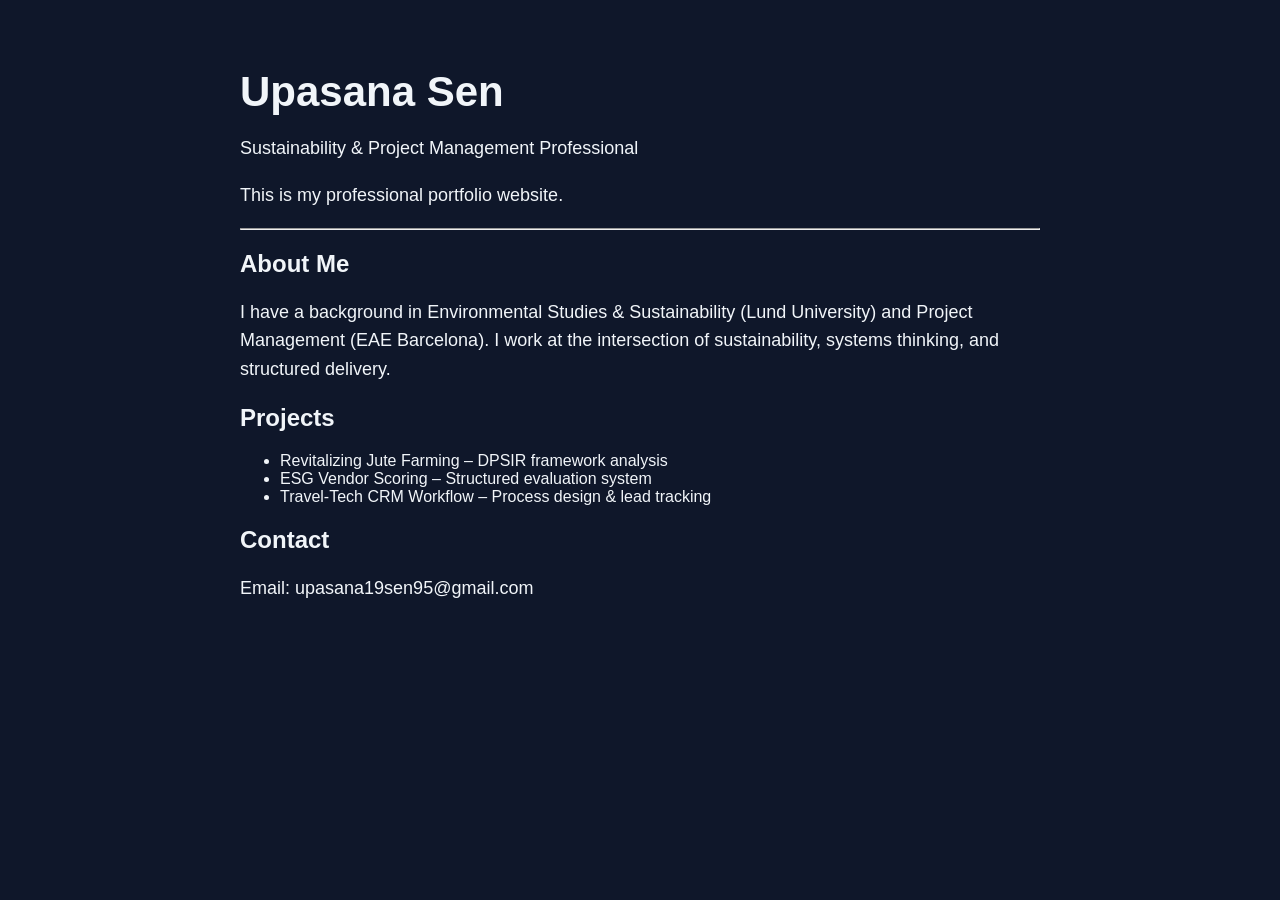
<file: designs/01-minimalist.html>
<!doctype html>
<html>
<head>
  <meta charset="utf-8">
  <title>Design 1 — Minimalist (Feb 11, 2026)</title>
  <style>
    body {
      font-family: Arial, sans-serif;
      background-color: #0f172a;
      color: #f1f5f9;
      margin: 0;
      padding: 40px;
    }
    h1 { font-size: 42px; margin-bottom: 10px; }
    p { font-size: 18px; line-height: 1.6; }
    .container { max-width: 800px; margin: auto; }
  </style>
</head>
<body>
  <div class="container">
    <h1>Upasana Sen</h1>
    <p>Sustainability &amp; Project Management Professional</p>
    <p>This is my professional portfolio website.</p>
    <hr>

    <h2>About Me</h2>
    <p>I have a background in Environmental Studies &amp; Sustainability (Lund University) and Project Management (EAE Barcelona). I work at the intersection of sustainability, systems thinking, and structured delivery.</p>

    <h2>Projects</h2>
    <ul>
      <li>Revitalizing Jute Farming – DPSIR framework analysis</li>
      <li>ESG Vendor Scoring – Structured evaluation system</li>
      <li>Travel-Tech CRM Workflow – Process design &amp; lead tracking</li>
    </ul>

    <h2>Contact</h2>
    <p>Email: upasana19sen95@gmail.com</p>
  </div>
</body>
</html>
</file>
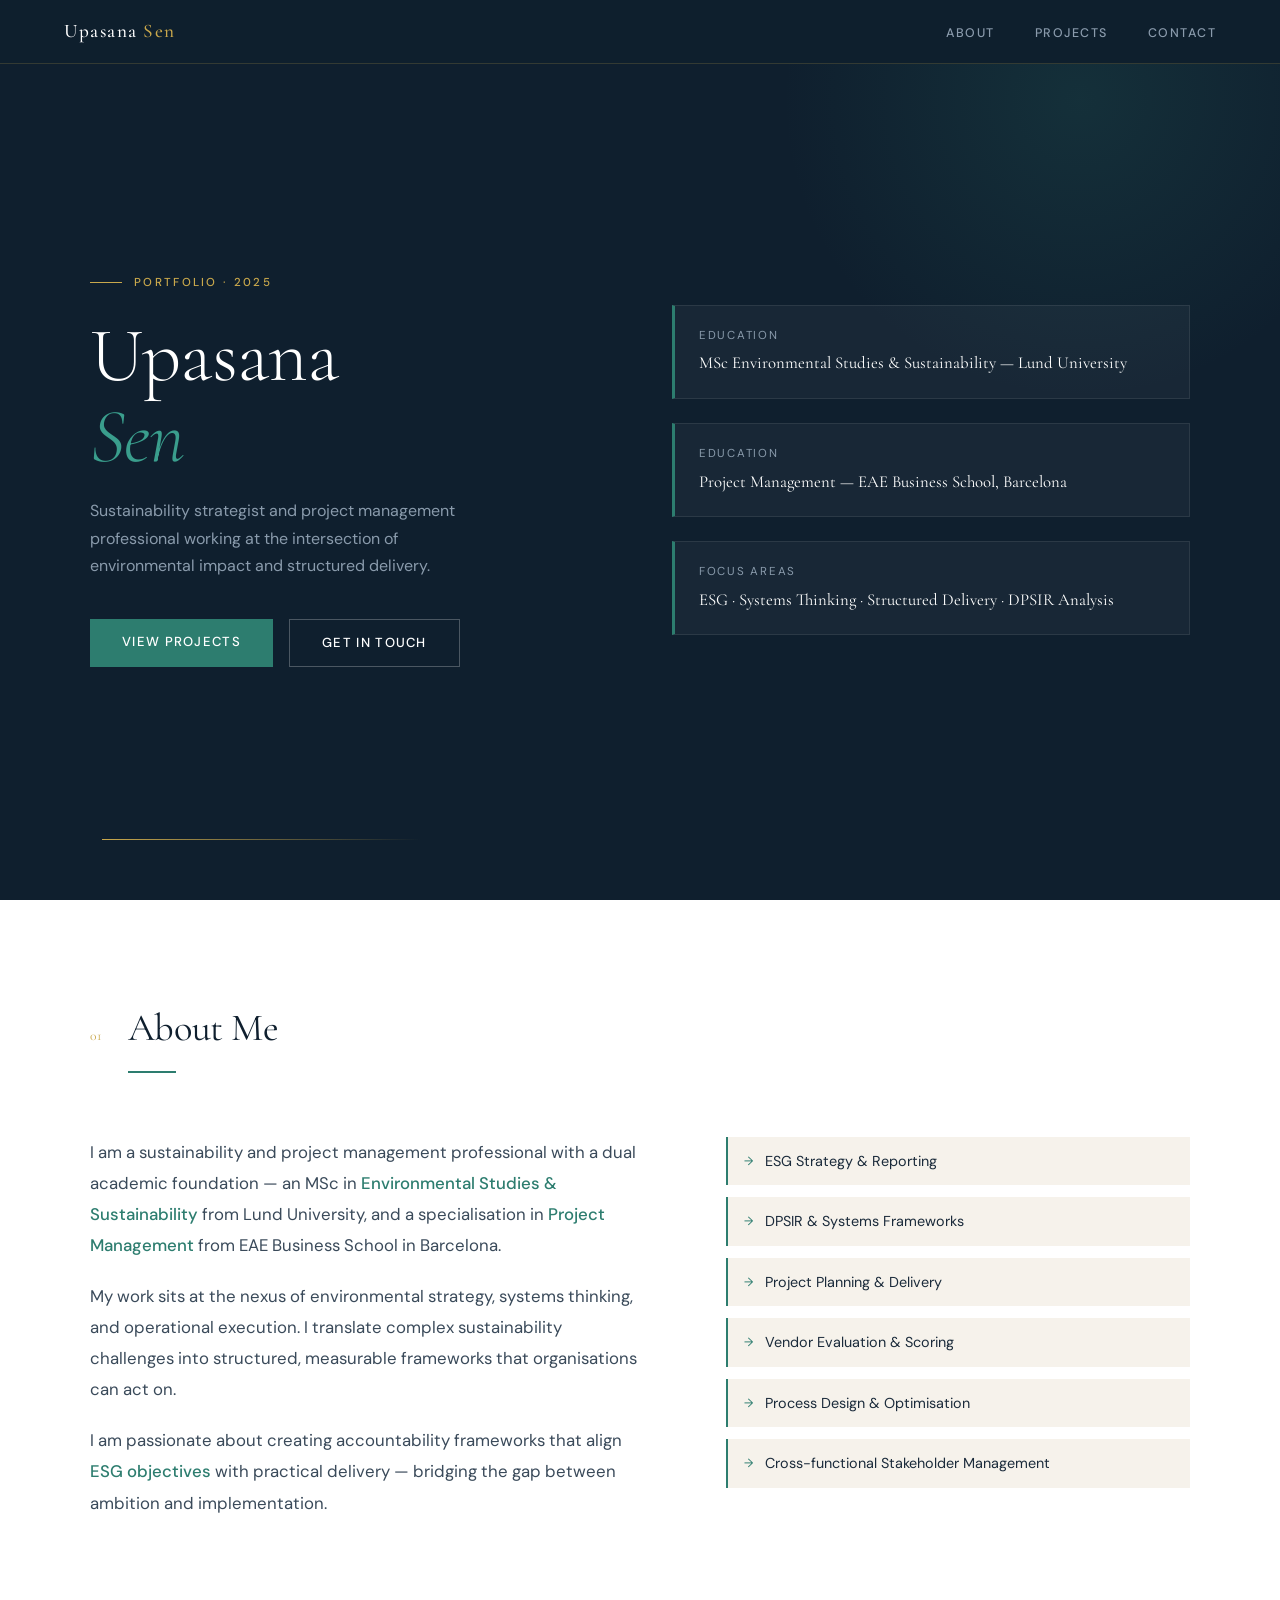
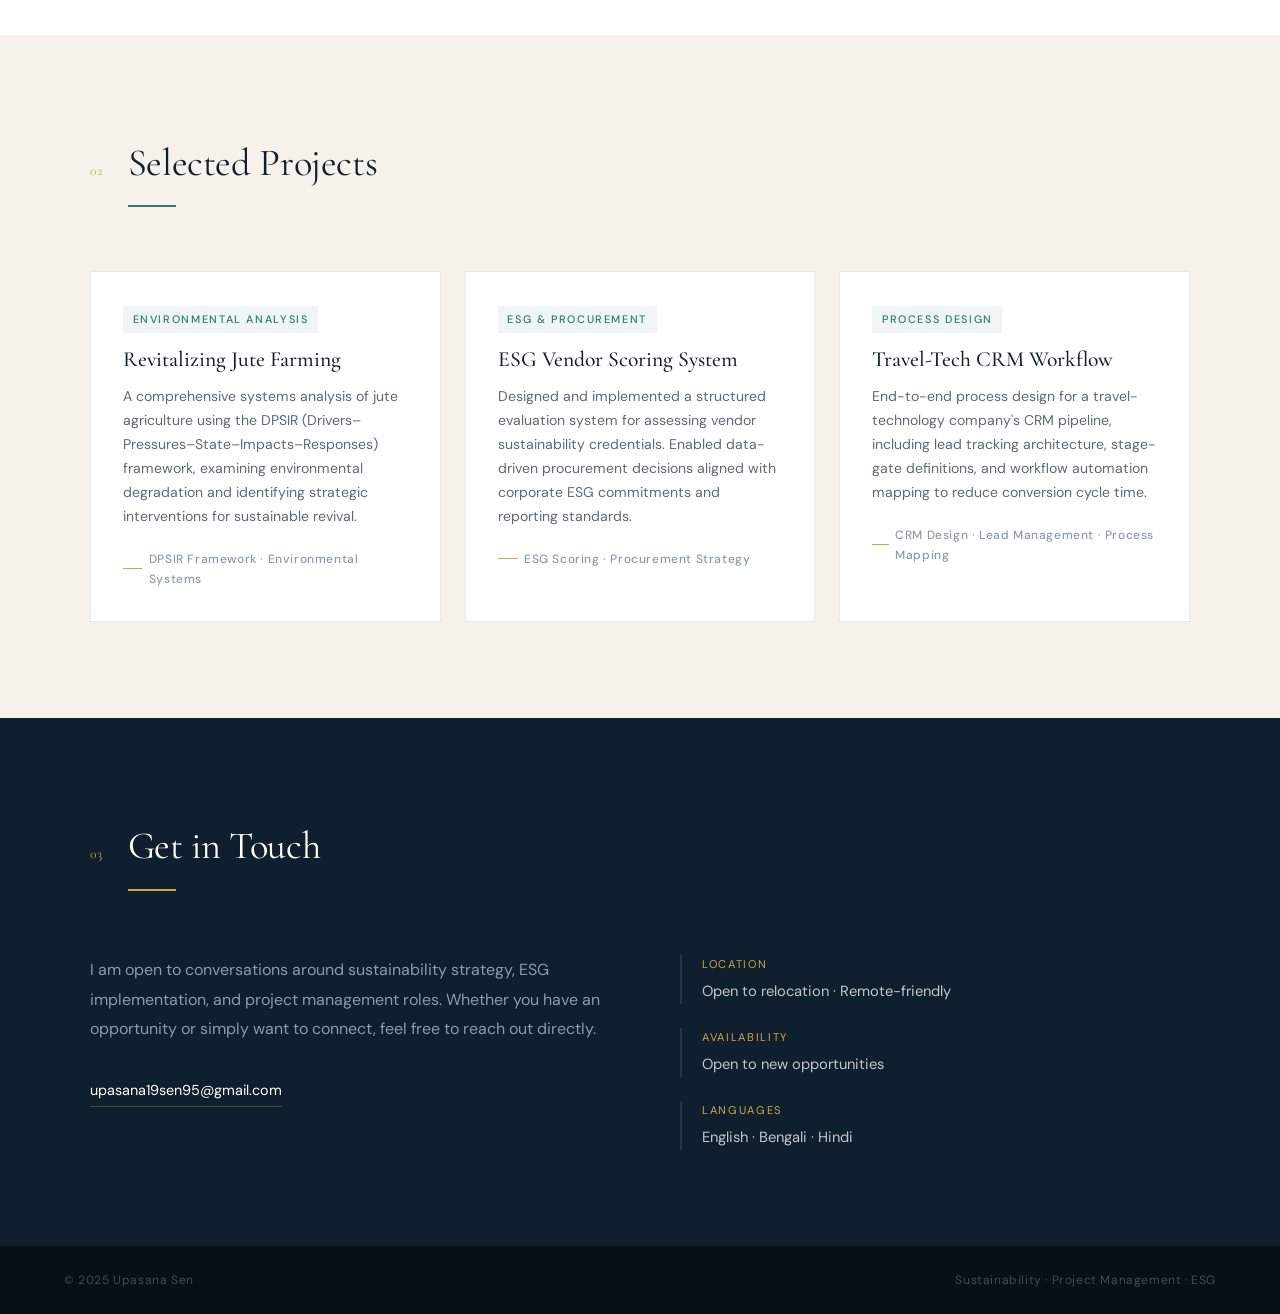
<file: designs/02-navy-gold.html>
<!DOCTYPE html>
<html lang="en">
<head>
  <meta charset="utf-8">
  <meta name="viewport" content="width=device-width, initial-scale=1.0">
  <title>Design 2 — Navy &amp; Gold Editorial (Feb 27, 2026)</title>
  <link rel="preconnect" href="https://fonts.googleapis.com">
  <link rel="preconnect" href="https://fonts.gstatic.com" crossorigin>
  <link href="https://fonts.googleapis.com/css2?family=Cormorant+Garamond:wght@300;400;500;600&family=DM+Sans:wght@300;400;500&display=swap" rel="stylesheet">
  <style>
    *, *::before, *::after { box-sizing: border-box; margin: 0; padding: 0; }

    :root {
      --navy: #0f1f2e;
      --navy-mid: #1a3248;
      --teal: #2d7d6f;
      --teal-light: #3a9e8d;
      --gold: #c9a84c;
      --cream: #f6f2eb;
      --light-gray: #eaeaea;
      --mid-gray: #8a9bac;
      --text: #1a2a3a;
      --white: #ffffff;
    }

    html { scroll-behavior: smooth; }

    body {
      font-family: 'DM Sans', sans-serif;
      background-color: var(--cream);
      color: var(--text);
      font-size: 16px;
      line-height: 1.7;
      overflow-x: hidden;
    }

    /* ---- NAV ---- */
    nav {
      position: fixed;
      top: 0; left: 0; right: 0;
      z-index: 100;
      background: rgba(15, 31, 46, 0.97);
      backdrop-filter: blur(12px);
      display: flex;
      align-items: center;
      justify-content: space-between;
      padding: 0 5%;
      height: 64px;
      border-bottom: 1px solid rgba(201, 168, 76, 0.2);
    }

    .nav-logo {
      font-family: 'Cormorant Garamond', serif;
      font-weight: 500;
      font-size: 1.2rem;
      color: var(--white);
      letter-spacing: 0.08em;
      text-decoration: none;
    }

    .nav-logo span {
      color: var(--gold);
    }

    .nav-links {
      display: flex;
      gap: 2.5rem;
      list-style: none;
    }

    .nav-links a {
      font-size: 0.78rem;
      font-weight: 500;
      text-transform: uppercase;
      letter-spacing: 0.12em;
      color: var(--mid-gray);
      text-decoration: none;
      transition: color 0.2s;
      position: relative;
    }

    .nav-links a::after {
      content: '';
      position: absolute;
      bottom: -4px; left: 0;
      width: 0; height: 1px;
      background: var(--gold);
      transition: width 0.3s;
    }

    .nav-links a:hover { color: var(--white); }
    .nav-links a:hover::after { width: 100%; }

    /* ---- HERO ---- */
    .hero {
      min-height: 100vh;
      background: var(--navy);
      display: flex;
      align-items: center;
      position: relative;
      overflow: hidden;
      padding: 100px 5% 60px;
    }

    .hero::before {
      content: '';
      position: absolute;
      top: -200px; right: -100px;
      width: 600px; height: 600px;
      border-radius: 50%;
      background: radial-gradient(circle, rgba(45, 125, 111, 0.18) 0%, transparent 70%);
      pointer-events: none;
    }

    .hero::after {
      content: '';
      position: absolute;
      bottom: 60px; left: 8%;
      width: 320px; height: 1px;
      background: linear-gradient(to right, var(--gold), transparent);
    }

    .hero-grid {
      display: grid;
      grid-template-columns: 1fr 1fr;
      gap: 4rem;
      align-items: center;
      max-width: 1100px;
      width: 100%;
      margin: 0 auto;
    }

    .hero-label {
      font-size: 0.72rem;
      font-weight: 500;
      letter-spacing: 0.2em;
      text-transform: uppercase;
      color: var(--gold);
      margin-bottom: 1.5rem;
      display: flex;
      align-items: center;
      gap: 0.75rem;
      animation: fadeUp 0.8s ease both;
    }

    .hero-label::before {
      content: '';
      display: inline-block;
      width: 32px; height: 1px;
      background: var(--gold);
    }

    h1 {
      font-family: 'Cormorant Garamond', serif;
      font-size: clamp(3rem, 6vw, 5rem);
      font-weight: 300;
      color: var(--white);
      line-height: 1.05;
      letter-spacing: -0.01em;
      margin-bottom: 1.25rem;
      animation: fadeUp 0.8s 0.1s ease both;
    }

    h1 em {
      font-style: italic;
      color: var(--teal-light);
    }

    .hero-tagline {
      font-size: 1rem;
      color: var(--mid-gray);
      max-width: 400px;
      margin-bottom: 2.5rem;
      animation: fadeUp 0.8s 0.2s ease both;
    }

    .hero-cta {
      display: flex;
      gap: 1rem;
      animation: fadeUp 0.8s 0.3s ease both;
    }

    .btn-primary {
      background: var(--teal);
      color: var(--white);
      border: none;
      padding: 0.75rem 2rem;
      font-family: 'DM Sans', sans-serif;
      font-size: 0.82rem;
      font-weight: 500;
      letter-spacing: 0.1em;
      text-transform: uppercase;
      text-decoration: none;
      cursor: pointer;
      transition: background 0.2s, transform 0.2s;
    }

    .btn-primary:hover { background: var(--teal-light); transform: translateY(-2px); }

    .btn-outline {
      background: transparent;
      color: var(--white);
      border: 1px solid rgba(255,255,255,0.25);
      padding: 0.75rem 2rem;
      font-family: 'DM Sans', sans-serif;
      font-size: 0.82rem;
      font-weight: 500;
      letter-spacing: 0.1em;
      text-transform: uppercase;
      text-decoration: none;
      cursor: pointer;
      transition: border-color 0.2s, transform 0.2s;
    }

    .btn-outline:hover { border-color: var(--gold); color: var(--gold); transform: translateY(-2px); }

    /* Hero right side stats */
    .hero-right {
      display: flex;
      flex-direction: column;
      gap: 1.5rem;
      animation: fadeUp 0.8s 0.4s ease both;
    }

    .stat-card {
      background: rgba(255,255,255,0.04);
      border: 1px solid rgba(255,255,255,0.08);
      border-left: 3px solid var(--teal);
      padding: 1.25rem 1.5rem;
      transition: border-left-color 0.3s, background 0.3s;
    }

    .stat-card:hover {
      background: rgba(255,255,255,0.07);
      border-left-color: var(--gold);
    }

    .stat-card .label {
      font-size: 0.72rem;
      text-transform: uppercase;
      letter-spacing: 0.15em;
      color: var(--mid-gray);
      margin-bottom: 0.25rem;
    }

    .stat-card .value {
      font-family: 'Cormorant Garamond', serif;
      font-size: 1.05rem;
      font-weight: 400;
      color: var(--white);
    }

    /* ---- SECTIONS ---- */
    section {
      padding: 96px 5%;
    }

    .section-inner {
      max-width: 1100px;
      margin: 0 auto;
    }

    .section-header {
      display: flex;
      align-items: baseline;
      gap: 1.5rem;
      margin-bottom: 4rem;
    }

    .section-num {
      font-family: 'Cormorant Garamond', serif;
      font-size: 0.85rem;
      color: var(--gold);
      letter-spacing: 0.1em;
    }

    h2 {
      font-family: 'Cormorant Garamond', serif;
      font-size: clamp(1.8rem, 3vw, 2.6rem);
      font-weight: 400;
      color: var(--navy);
      letter-spacing: -0.01em;
    }

    h2::after {
      content: '';
      display: block;
      width: 48px;
      height: 2px;
      background: var(--teal);
      margin-top: 0.6rem;
    }

    /* ---- ABOUT ---- */
    #about {
      background: var(--white);
    }

    .about-grid {
      display: grid;
      grid-template-columns: 1.2fr 1fr;
      gap: 5rem;
      align-items: start;
    }

    .about-text p {
      font-size: 1.05rem;
      color: #3a4a5a;
      margin-bottom: 1.25rem;
      line-height: 1.85;
    }

    .about-text p strong {
      color: var(--teal);
      font-weight: 500;
    }

    .expertise-list {
      display: flex;
      flex-direction: column;
      gap: 0.75rem;
    }

    .expertise-item {
      display: flex;
      align-items: center;
      gap: 0.75rem;
      font-size: 0.9rem;
      color: var(--text);
      padding: 0.75rem 1rem;
      background: var(--cream);
      border-left: 2px solid var(--teal);
    }

    .expertise-item::before {
      content: '→';
      color: var(--teal);
      font-size: 0.75rem;
    }

    /* ---- PROJECTS ---- */
    #projects {
      background: var(--cream);
    }

    .projects-grid {
      display: grid;
      grid-template-columns: repeat(3, 1fr);
      gap: 1.5rem;
    }

    .project-card {
      background: var(--white);
      border: 1px solid var(--light-gray);
      padding: 2rem;
      position: relative;
      overflow: hidden;
      transition: transform 0.3s, box-shadow 0.3s;
    }

    .project-card::before {
      content: '';
      position: absolute;
      top: 0; left: 0; right: 0;
      height: 3px;
      background: linear-gradient(to right, var(--teal), var(--gold));
      transform: scaleX(0);
      transform-origin: left;
      transition: transform 0.3s;
    }

    .project-card:hover {
      transform: translateY(-6px);
      box-shadow: 0 16px 40px rgba(15,31,46,0.1);
    }

    .project-card:hover::before { transform: scaleX(1); }

    .project-tag {
      font-size: 0.68rem;
      text-transform: uppercase;
      letter-spacing: 0.15em;
      color: var(--teal);
      font-weight: 500;
      margin-bottom: 0.75rem;
      display: inline-block;
      background: rgba(45,125,111,0.08);
      padding: 0.25rem 0.6rem;
    }

    .project-card h3 {
      font-family: 'Cormorant Garamond', serif;
      font-size: 1.35rem;
      font-weight: 500;
      color: var(--navy);
      margin-bottom: 0.75rem;
      line-height: 1.3;
    }

    .project-card p {
      font-size: 0.88rem;
      color: #5a6a7a;
      line-height: 1.7;
      margin-bottom: 1.25rem;
    }

    .project-method {
      font-size: 0.75rem;
      color: var(--mid-gray);
      font-weight: 500;
      letter-spacing: 0.05em;
      display: flex;
      align-items: center;
      gap: 0.4rem;
    }

    .project-method::before {
      content: '';
      display: inline-block;
      width: 20px; height: 1px;
      background: var(--gold);
    }

    /* ---- CONTACT ---- */
    #contact {
      background: var(--navy);
    }

    #contact h2 { color: var(--white); }
    #contact h2::after { background: var(--gold); }
    #contact .section-num { color: var(--gold); }

    .contact-inner {
      display: grid;
      grid-template-columns: 1fr 1fr;
      gap: 5rem;
      align-items: start;
    }

    .contact-text {
      font-size: 1rem;
      color: var(--mid-gray);
      line-height: 1.85;
      margin-bottom: 2rem;
    }

    .contact-link {
      display: inline-flex;
      align-items: center;
      gap: 0.75rem;
      color: var(--white);
      text-decoration: none;
      font-size: 0.9rem;
      border-bottom: 1px solid rgba(201,168,76,0.3);
      padding-bottom: 0.25rem;
      transition: border-color 0.2s, color 0.2s;
    }

    .contact-link:hover { color: var(--gold); border-color: var(--gold); }

    .contact-meta {
      display: flex;
      flex-direction: column;
      gap: 1.5rem;
    }

    .contact-item {
      border-left: 2px solid rgba(255,255,255,0.1);
      padding-left: 1.25rem;
    }

    .contact-item .label {
      font-size: 0.7rem;
      text-transform: uppercase;
      letter-spacing: 0.15em;
      color: var(--gold);
      margin-bottom: 0.3rem;
    }

    .contact-item .val {
      font-size: 0.92rem;
      color: rgba(255,255,255,0.75);
    }

    /* ---- FOOTER ---- */
    footer {
      background: #080f17;
      padding: 1.5rem 5%;
      display: flex;
      justify-content: space-between;
      align-items: center;
    }

    footer p {
      font-size: 0.75rem;
      color: rgba(255,255,255,0.25);
      letter-spacing: 0.05em;
    }

    /* ---- ANIMATIONS ---- */
    @keyframes fadeUp {
      from { opacity: 0; transform: translateY(24px); }
      to   { opacity: 1; transform: translateY(0); }
    }

    .reveal {
      opacity: 0;
      transform: translateY(30px);
      transition: opacity 0.7s ease, transform 0.7s ease;
    }
    .reveal.visible {
      opacity: 1;
      transform: translateY(0);
    }

    /* ---- RESPONSIVE ---- */
    @media (max-width: 900px) {
      .hero-grid, .about-grid, .contact-inner { grid-template-columns: 1fr; gap: 2.5rem; }
      .projects-grid { grid-template-columns: 1fr; }
      .nav-links { display: none; }
    }
  </style>
</head>
<body>

  <!-- NAVIGATION -->
  <nav>
    <a href="#" class="nav-logo">Upasana <span>Sen</span></a>
    <ul class="nav-links">
      <li><a href="#about">About</a></li>
      <li><a href="#projects">Projects</a></li>
      <li><a href="#contact">Contact</a></li>
    </ul>
  </nav>

  <!-- HERO -->
  <section class="hero" id="home">
    <div class="hero-grid">
      <div class="hero-left">
        <div class="hero-label">Portfolio · 2025</div>
        <h1>Upasana<br><em>Sen</em></h1>
        <p class="hero-tagline">Sustainability strategist and project management professional working at the intersection of environmental impact and structured delivery.</p>
        <div class="hero-cta">
          <a href="#projects" class="btn-primary">View Projects</a>
          <a href="#contact" class="btn-outline">Get in Touch</a>
        </div>
      </div>
      <div class="hero-right">
        <div class="stat-card">
          <div class="label">Education</div>
          <div class="value">MSc Environmental Studies & Sustainability — Lund University</div>
        </div>
        <div class="stat-card">
          <div class="label">Education</div>
          <div class="value">Project Management — EAE Business School, Barcelona</div>
        </div>
        <div class="stat-card">
          <div class="label">Focus Areas</div>
          <div class="value">ESG · Systems Thinking · Structured Delivery · DPSIR Analysis</div>
        </div>
      </div>
    </div>
  </section>

  <!-- ABOUT -->
  <section id="about">
    <div class="section-inner">
      <div class="section-header reveal">
        <span class="section-num">01</span>
        <h2>About Me</h2>
      </div>
      <div class="about-grid">
        <div class="about-text reveal">
          <p>I am a sustainability and project management professional with a dual academic foundation — an MSc in <strong>Environmental Studies & Sustainability</strong> from Lund University, and a specialisation in <strong>Project Management</strong> from EAE Business School in Barcelona.</p>
          <p>My work sits at the nexus of environmental strategy, systems thinking, and operational execution. I translate complex sustainability challenges into structured, measurable frameworks that organisations can act on.</p>
          <p>I am passionate about creating accountability frameworks that align <strong>ESG objectives</strong> with practical delivery — bridging the gap between ambition and implementation.</p>
        </div>
        <div class="expertise-list reveal">
          <div class="expertise-item">ESG Strategy & Reporting</div>
          <div class="expertise-item">DPSIR & Systems Frameworks</div>
          <div class="expertise-item">Project Planning & Delivery</div>
          <div class="expertise-item">Vendor Evaluation & Scoring</div>
          <div class="expertise-item">Process Design & Optimisation</div>
          <div class="expertise-item">Cross-functional Stakeholder Management</div>
        </div>
      </div>
    </div>
  </section>

  <!-- PROJECTS -->
  <section id="projects">
    <div class="section-inner">
      <div class="section-header reveal">
        <span class="section-num">02</span>
        <h2>Selected Projects</h2>
      </div>
      <div class="projects-grid">
        <div class="project-card reveal">
          <span class="project-tag">Environmental Analysis</span>
          <h3>Revitalizing Jute Farming</h3>
          <p>A comprehensive systems analysis of jute agriculture using the DPSIR (Drivers–Pressures–State–Impacts–Responses) framework, examining environmental degradation and identifying strategic interventions for sustainable revival.</p>
          <div class="project-method">DPSIR Framework · Environmental Systems</div>
        </div>
        <div class="project-card reveal">
          <span class="project-tag">ESG & Procurement</span>
          <h3>ESG Vendor Scoring System</h3>
          <p>Designed and implemented a structured evaluation system for assessing vendor sustainability credentials. Enabled data-driven procurement decisions aligned with corporate ESG commitments and reporting standards.</p>
          <div class="project-method">ESG Scoring · Procurement Strategy</div>
        </div>
        <div class="project-card reveal">
          <span class="project-tag">Process Design</span>
          <h3>Travel-Tech CRM Workflow</h3>
          <p>End-to-end process design for a travel-technology company's CRM pipeline, including lead tracking architecture, stage-gate definitions, and workflow automation mapping to reduce conversion cycle time.</p>
          <div class="project-method">CRM Design · Lead Management · Process Mapping</div>
        </div>
      </div>
    </div>
  </section>

  <!-- CONTACT -->
  <section id="contact">
    <div class="section-inner">
      <div class="section-header reveal">
        <span class="section-num">03</span>
        <h2>Get in Touch</h2>
      </div>
      <div class="contact-inner">
        <div>
          <p class="contact-text">I am open to conversations around sustainability strategy, ESG implementation, and project management roles. Whether you have an opportunity or simply want to connect, feel free to reach out directly.</p>
          <a href="mailto:upasana19sen95@gmail.com" class="contact-link">upasana19sen95@gmail.com</a>
        </div>
        <div class="contact-meta reveal">
          <div class="contact-item">
            <div class="label">Location</div>
            <div class="val">Open to relocation · Remote-friendly</div>
          </div>
          <div class="contact-item">
            <div class="label">Availability</div>
            <div class="val">Open to new opportunities</div>
          </div>
          <div class="contact-item">
            <div class="label">Languages</div>
            <div class="val">English · Bengali · Hindi</div>
          </div>
        </div>
      </div>
    </div>
  </section>

  <!-- FOOTER -->
  <footer>
    <p>© 2025 Upasana Sen</p>
    <p>Sustainability · Project Management · ESG</p>
  </footer>

  <script>
    // Scroll reveal
    const reveals = document.querySelectorAll('.reveal');
    const observer = new IntersectionObserver((entries) => {
      entries.forEach((entry, i) => {
        if (entry.isIntersecting) {
          setTimeout(() => entry.target.classList.add('visible'), i * 80);
          observer.unobserve(entry.target);
        }
      });
    }, { threshold: 0.1 });
    reveals.forEach(el => observer.observe(el));
  </script>
</body>
</html>
</file>
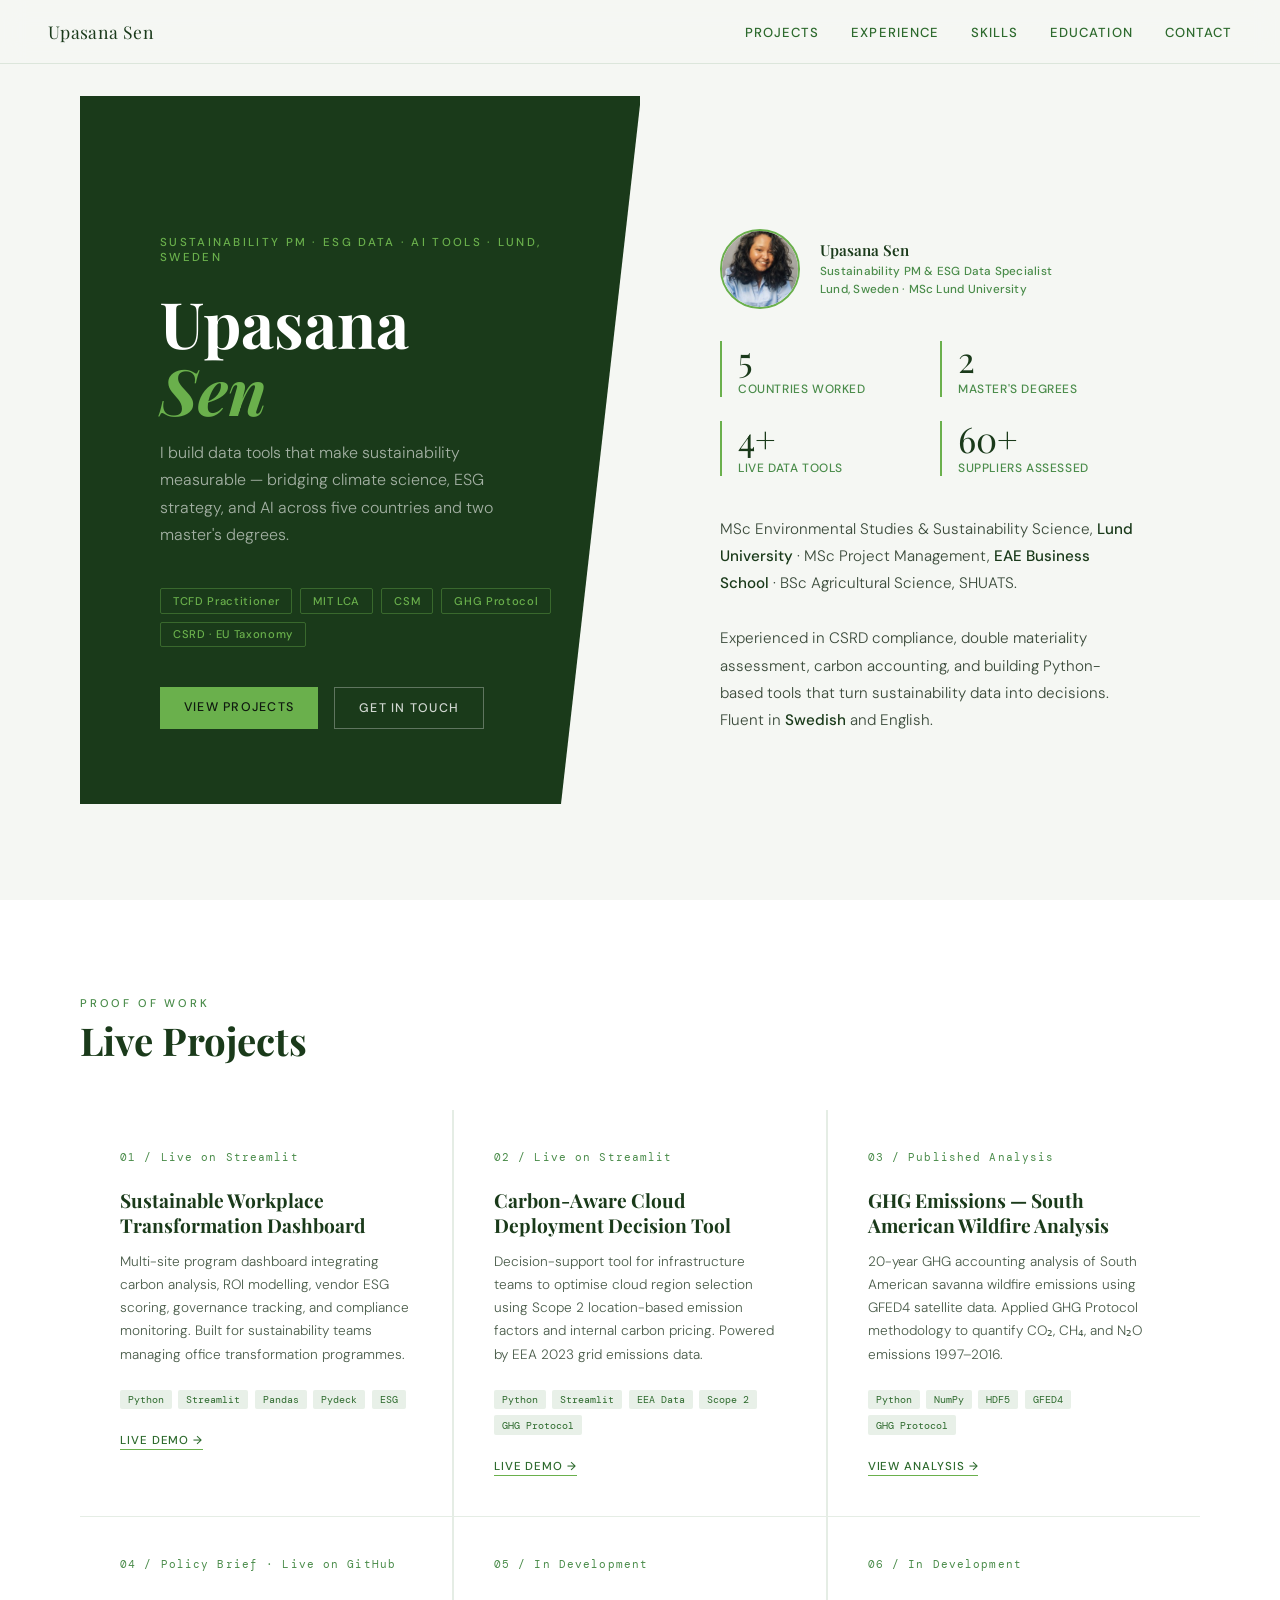
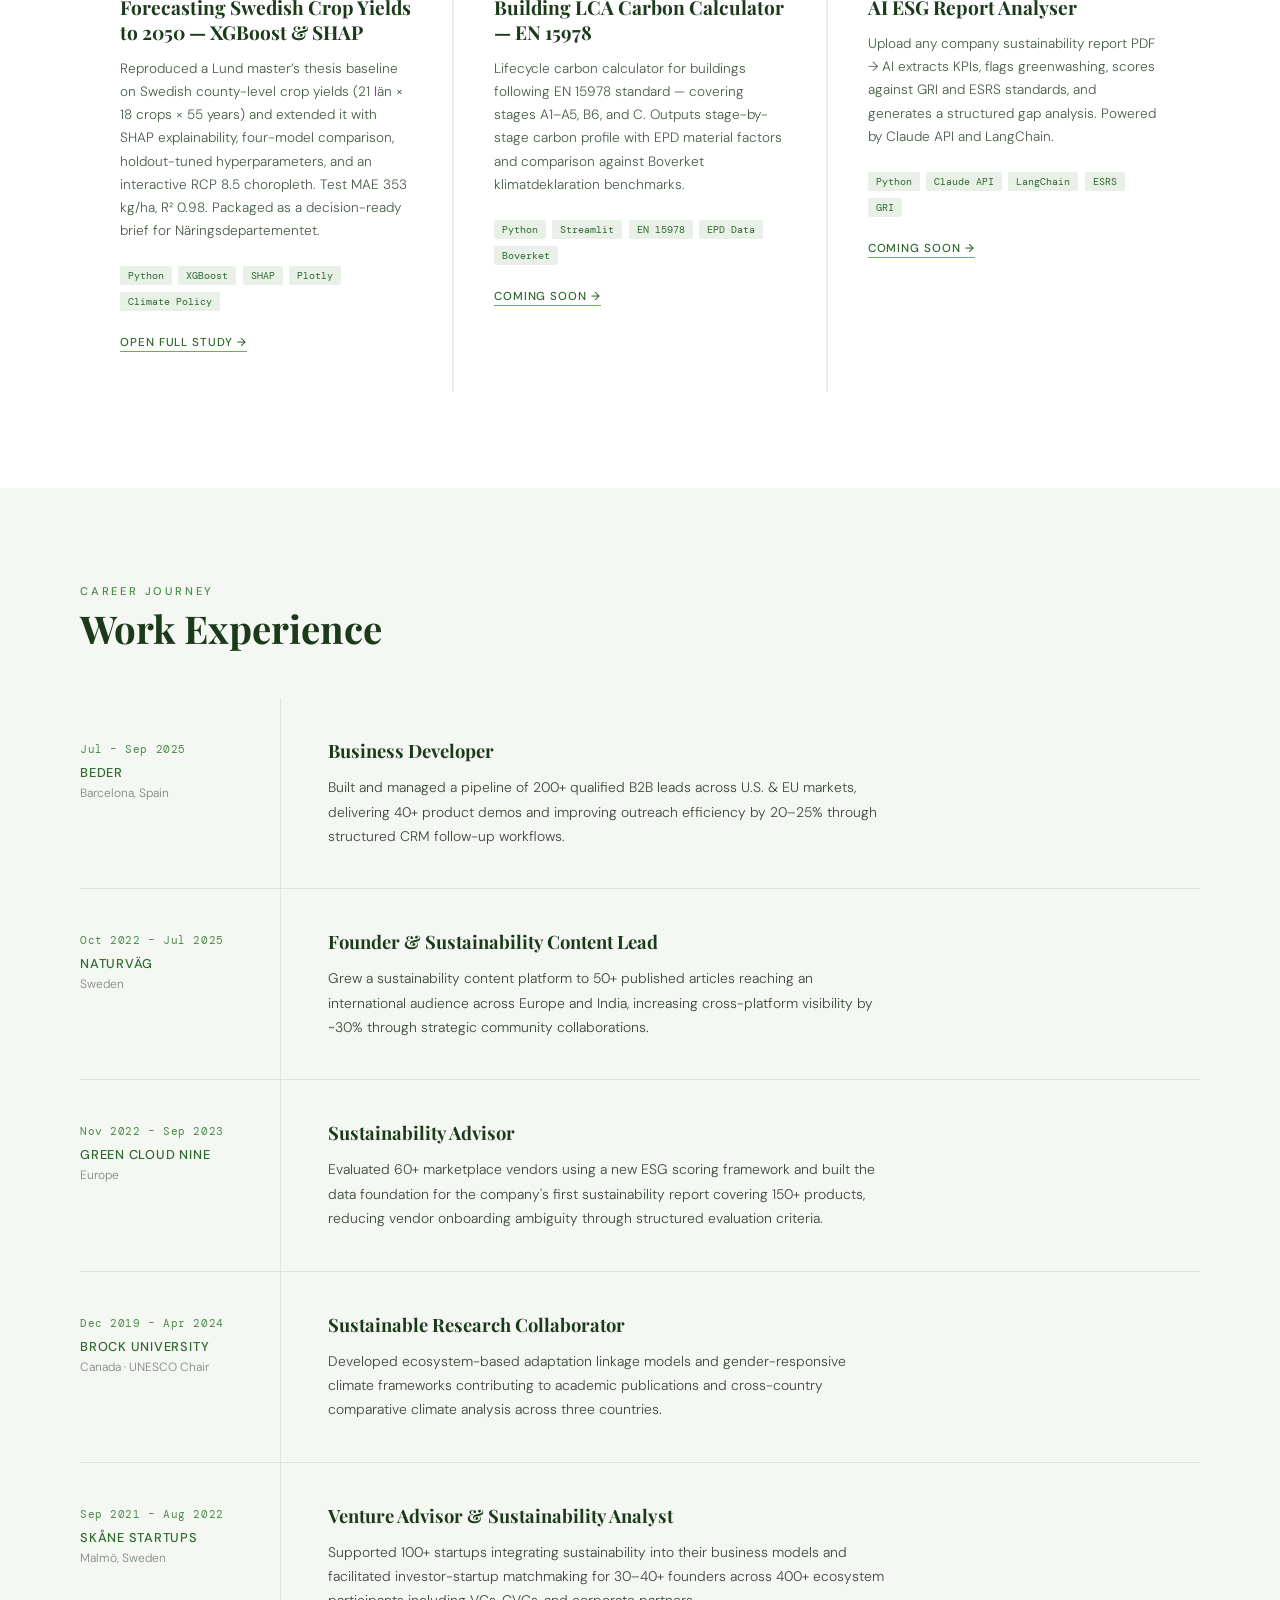
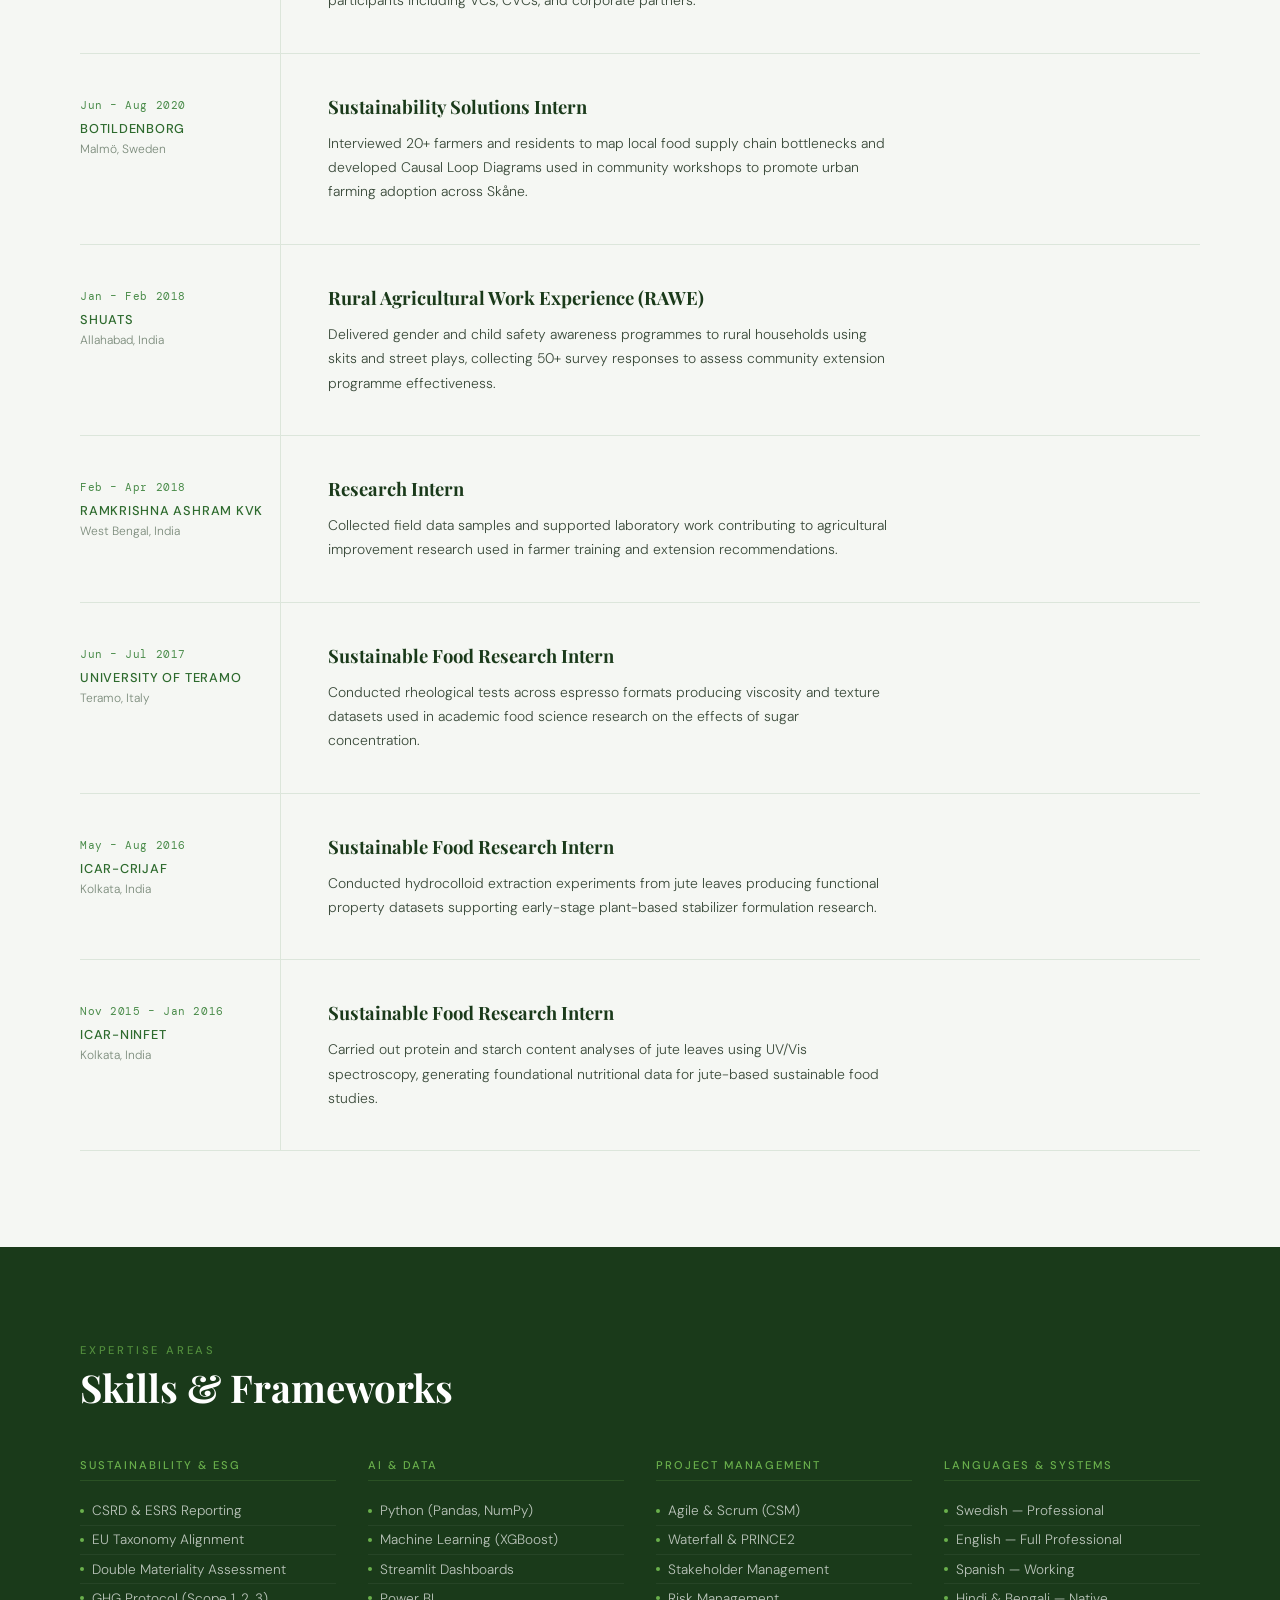
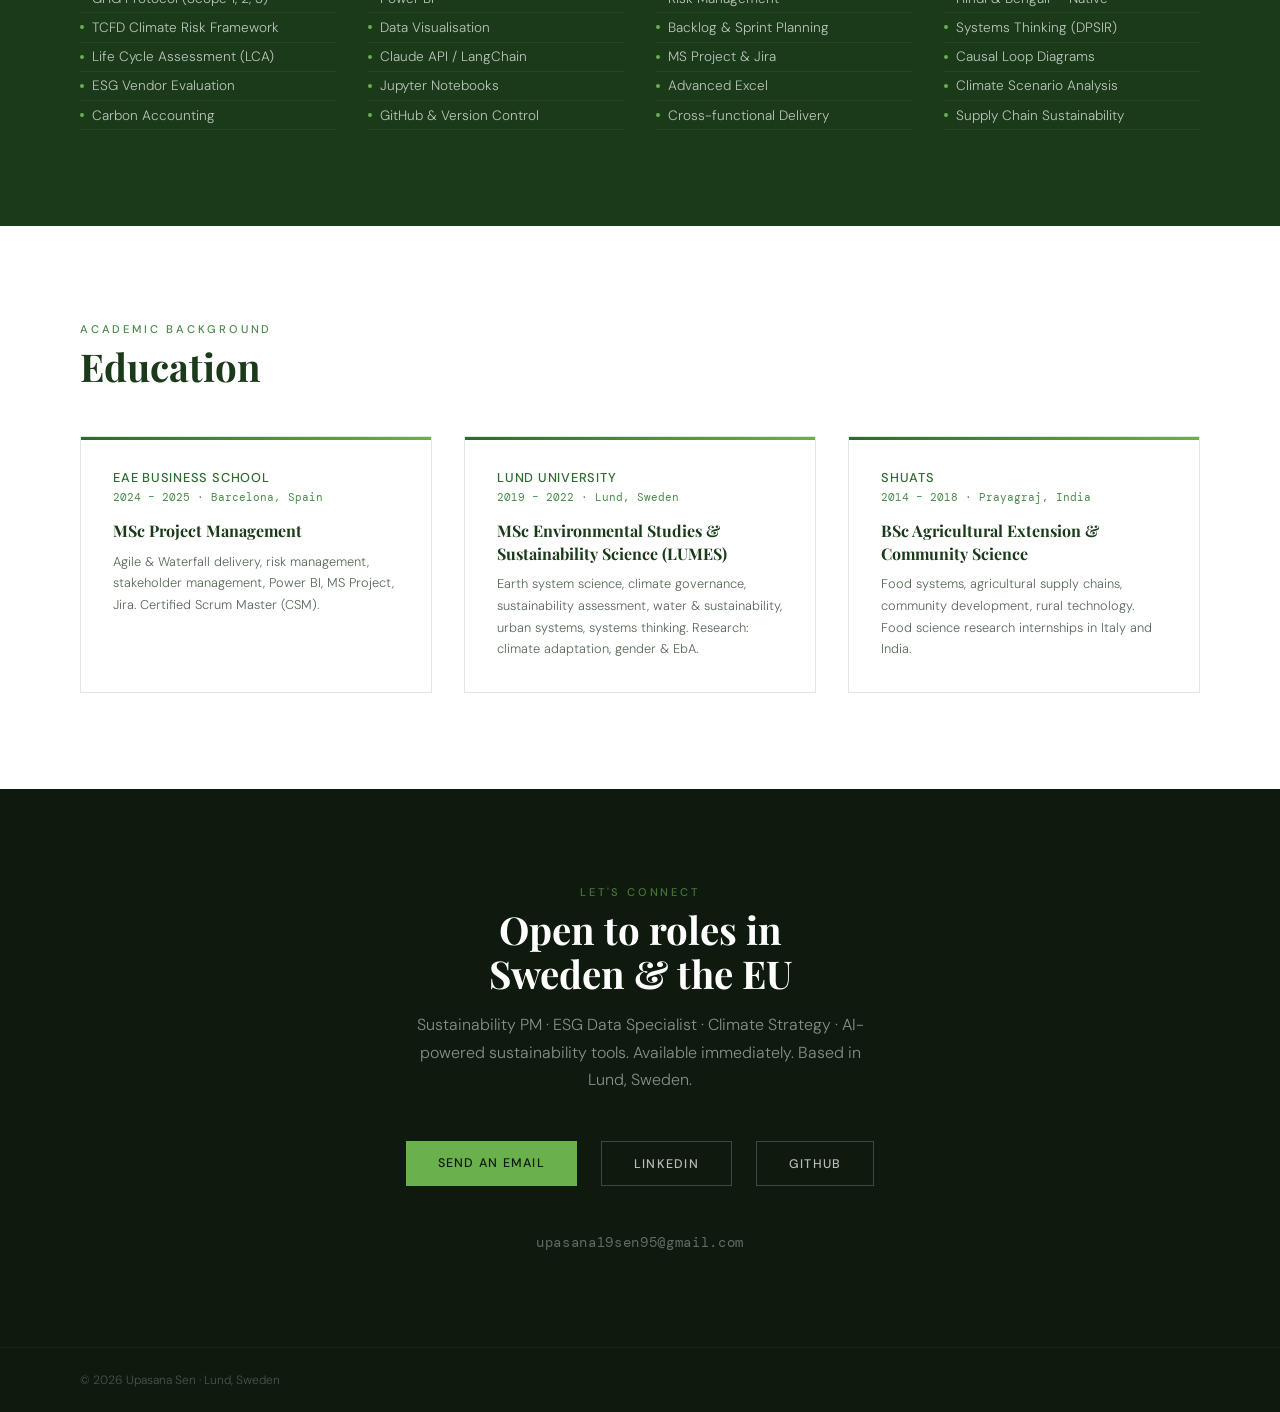
<file: designs/03-forest-current.html>
<!DOCTYPE html>
<html lang="en">
<head>
<meta charset="UTF-8">
<meta name="viewport" content="width=device-width, initial-scale=1.0">
<title>Design 3 — Forest &amp; Moss (Current, Apr 17, 2026)</title>
<meta name="description" content="Upasana Sen helps European companies reduce ESG compliance risk, carbon cost, and reporting complexity. TCFD Practitioner · MIT LCA · CSRD · GHG Protocol · MSc Lund University.">
<meta name="keywords" content="Upasana Sen, sustainability, ESG, CSRD, EU Taxonomy, LCA, carbon accounting, project manager, Lund University, Sweden">
<link rel="preconnect" href="https://fonts.googleapis.com">
<link href="https://fonts.googleapis.com/css2?family=Playfair+Display:ital,wght@0,400;0,600;1,400&family=DM+Sans:wght@300;400;500&family=DM+Mono:wght@400&display=swap" rel="stylesheet">
<style>
  :root {
    --ink: #0f1a0f;
    --forest: #1a3a1a;
    --moss: #2d6a2d;
    --sage: #4a8c4a;
    --leaf: #6ab04c;
    --mist: #e8f0e8;
    --paper: #f5f7f3;
    --white: #ffffff;
    --gold: #c8a84b;
    --rust: #8b3a2a;
  }

  * { margin: 0; padding: 0; box-sizing: border-box; }

  html { scroll-behavior: smooth; }

  body {
    font-family: 'DM Sans', sans-serif;
    background: var(--paper);
    color: var(--ink);
    overflow-x: hidden;
  }

  /* ── NAV ── */
  nav {
    position: fixed; top: 0; width: 100%; z-index: 100;
    padding: 1.25rem 3rem;
    display: flex; justify-content: space-between; align-items: center;
    background: rgba(245,247,243,0.92);
    backdrop-filter: blur(12px);
    border-bottom: 1px solid rgba(45,106,45,0.12);
  }
  .nav-logo {
    font-family: 'Playfair Display', serif;
    font-size: 1.1rem; letter-spacing: 0.02em;
    color: var(--forest);
    text-decoration: none;
  }
  .nav-links { display: flex; gap: 2rem; list-style: none; }
  .nav-links a {
    font-size: 0.82rem; letter-spacing: 0.08em; text-transform: uppercase;
    color: var(--moss); text-decoration: none; font-weight: 500;
    transition: color 0.2s;
  }
  .nav-links a:hover { color: var(--ink); }

  /* ── HERO ── */
  .hero {
    min-height: 100vh;
    display: grid;
    grid-template-columns: 1fr 1fr;
    position: relative;
    overflow: hidden;
  }

  .hero-left {
    background: var(--forest);
    display: flex; flex-direction: column; justify-content: center;
    padding: 8rem 4rem 4rem 5rem;
    position: relative;
  }

  .hero-left::after {
    content: '';
    position: absolute; right: -1px; top: 0; bottom: 0; width: 80px;
    background: var(--paper);
    clip-path: polygon(100% 0, 100% 100%, 0 100%);
  }

  .hero-tag {
    font-size: 0.72rem; letter-spacing: 0.2em; text-transform: uppercase;
    color: var(--leaf); margin-bottom: 1.5rem; font-weight: 500;
  }

  .hero-name {
    font-family: 'Playfair Display', serif;
    font-size: clamp(3rem, 5vw, 4.5rem);
    line-height: 1.05;
    color: var(--white);
    margin-bottom: 1rem;
  }

  .hero-name em {
    font-style: italic;
    color: var(--leaf);
  }

  .hero-role {
    font-size: 1rem; color: rgba(255,255,255,0.6);
    line-height: 1.7; margin-bottom: 2.5rem;
    font-weight: 300; max-width: 380px;
  }

  .hero-certs {
    display: flex; flex-wrap: wrap; gap: 0.5rem; margin-bottom: 2.5rem;
  }

  .cert-chip {
    font-size: 0.7rem; letter-spacing: 0.06em; font-weight: 500;
    padding: 0.3rem 0.75rem;
    border: 1px solid rgba(106,176,76,0.4);
    color: var(--leaf); border-radius: 2px;
  }

  .hero-links { display: flex; gap: 1rem; flex-wrap: wrap; }

  .btn {
    display: inline-block;
    font-size: 0.78rem; letter-spacing: 0.1em; text-transform: uppercase;
    font-weight: 500; text-decoration: none;
    padding: 0.75rem 1.5rem;
    transition: all 0.2s;
  }

  .btn-primary {
    background: var(--leaf); color: var(--ink);
  }
  .btn-primary:hover { background: #7dc85e; }

  .btn-outline {
    border: 1px solid rgba(255,255,255,0.3);
    color: rgba(255,255,255,0.8);
  }
  .btn-outline:hover {
    border-color: rgba(255,255,255,0.7);
    color: var(--white);
  }

  .hero-right {
    display: flex; flex-direction: column; justify-content: center;
    padding: 8rem 4rem 4rem 5rem;
    position: relative;
  }

  .hero-stat-grid {
    display: grid; grid-template-columns: 1fr 1fr; gap: 1.5rem;
    margin-bottom: 2.5rem;
  }

  .hero-stat {
    border-left: 2px solid var(--leaf);
    padding-left: 1rem;
  }

  .stat-num {
    font-family: 'Playfair Display', serif;
    font-size: 2.2rem; color: var(--forest); line-height: 1;
    margin-bottom: 0.25rem;
  }

  .stat-label {
    font-size: 0.75rem; color: var(--sage);
    letter-spacing: 0.05em; text-transform: uppercase; font-weight: 500;
  }

  .hero-bio {
    font-size: 0.95rem; line-height: 1.8; color: #3a4a3a;
    font-weight: 300; max-width: 420px;
  }

  .hero-bio strong { color: var(--forest); font-weight: 500; }

  /* ── SECTION BASE ── */
  section { padding: 6rem 5rem; }

  .section-label {
    font-size: 0.7rem; letter-spacing: 0.25em; text-transform: uppercase;
    color: var(--sage); font-weight: 500; margin-bottom: 0.5rem;
  }

  .section-title {
    font-family: 'Playfair Display', serif;
    font-size: clamp(2rem, 3vw, 2.8rem);
    color: var(--forest); margin-bottom: 3rem;
    line-height: 1.15;
  }

  /* ── PROJECTS ── */
  #projects { background: var(--white); }

  .projects-grid {
    display: grid;
    grid-template-columns: repeat(3, 1fr);
    gap: 1.5px;
    background: rgba(45,106,45,0.12);
  }

  .project-card {
    background: var(--white);
    padding: 2.5rem;
    position: relative; overflow: hidden;
    transition: background 0.25s;
    text-decoration: none; color: inherit;
    display: block;
  }

  .project-card::before {
    content: '';
    position: absolute; bottom: 0; left: 0;
    width: 100%; height: 3px;
    background: var(--leaf);
    transform: scaleX(0); transform-origin: left;
    transition: transform 0.3s;
  }

  .project-card:hover { background: var(--mist); }
  .project-card:hover::before { transform: scaleX(1); }

  .project-num {
    font-family: 'DM Mono', monospace;
    font-size: 0.7rem; color: var(--sage);
    letter-spacing: 0.1em; margin-bottom: 1.5rem;
  }

  .project-title {
    font-family: 'Playfair Display', serif;
    font-size: 1.2rem; color: var(--forest);
    margin-bottom: 0.75rem; line-height: 1.3;
  }

  .project-desc {
    font-size: 0.85rem; line-height: 1.7;
    color: #4a5c4a; margin-bottom: 1.5rem;
    font-weight: 300;
  }

  .project-stack {
    display: flex; flex-wrap: wrap; gap: 0.4rem;
    margin-bottom: 1.5rem;
  }

  .stack-tag {
    font-family: 'DM Mono', monospace;
    font-size: 0.65rem; padding: 0.2rem 0.5rem;
    background: var(--mist); color: var(--moss);
    border-radius: 2px;
  }

  .project-links { display: flex; gap: 1rem; }

  .project-link {
    font-size: 0.72rem; letter-spacing: 0.08em; text-transform: uppercase;
    font-weight: 500; color: var(--moss); text-decoration: none;
    border-bottom: 1px solid var(--leaf);
    padding-bottom: 1px; transition: color 0.2s;
  }

  .project-link:hover { color: var(--forest); }

  /* ── EXPERIENCE ── */
  #experience { background: var(--paper); }

  .experience-list { display: flex; flex-direction: column; gap: 0; }

  .exp-item {
    display: grid; grid-template-columns: 200px 1fr;
    gap: 3rem; padding: 2.5rem 0;
    border-bottom: 1px solid rgba(45,106,45,0.12);
    position: relative;
  }

  .exp-item::before {
    content: '';
    position: absolute; left: 200px; top: 0; bottom: 0;
    width: 1px; background: rgba(45,106,45,0.12);
  }

  .exp-left { padding-top: 0.25rem; }

  .exp-dates {
    font-family: 'DM Mono', monospace;
    font-size: 0.7rem; color: var(--sage);
    letter-spacing: 0.05em; margin-bottom: 0.5rem;
  }

  .exp-org {
    font-size: 0.8rem; font-weight: 500;
    color: var(--moss); margin-bottom: 0.25rem;
    text-transform: uppercase; letter-spacing: 0.06em;
  }

  .exp-location {
    font-size: 0.75rem; color: #7a8a7a; font-weight: 300;
  }

  .exp-title {
    font-family: 'Playfair Display', serif;
    font-size: 1.15rem; color: var(--forest);
    margin-bottom: 0.75rem;
  }

  .exp-desc {
    font-size: 0.87rem; line-height: 1.75;
    color: #3a4a3a; font-weight: 300; max-width: 560px;
  }

  /* ── SKILLS ── */
  #skills { background: var(--forest); }
  #skills .section-label { color: rgba(106,176,76,0.7); }
  #skills .section-title { color: var(--white); }

  .skills-grid {
    display: grid;
    grid-template-columns: repeat(4, 1fr);
    gap: 2rem;
  }

  .skill-group { }

  .skill-group-title {
    font-size: 0.7rem; letter-spacing: 0.18em; text-transform: uppercase;
    color: var(--leaf); font-weight: 500;
    margin-bottom: 1rem;
    padding-bottom: 0.5rem;
    border-bottom: 1px solid rgba(106,176,76,0.2);
  }

  .skill-item {
    font-size: 0.85rem; color: rgba(255,255,255,0.7);
    padding: 0.35rem 0;
    border-bottom: 1px solid rgba(255,255,255,0.05);
    font-weight: 300;
    display: flex; align-items: center; gap: 0.5rem;
  }

  .skill-item::before {
    content: '';
    width: 4px; height: 4px; border-radius: 50%;
    background: var(--leaf); flex-shrink: 0;
  }

  /* ── EDUCATION ── */
  #education { background: var(--white); }

  .edu-grid {
    display: grid; grid-template-columns: repeat(3, 1fr); gap: 2rem;
  }

  .edu-card {
    border: 1px solid rgba(45,106,45,0.15);
    padding: 2rem;
    position: relative;
  }

  .edu-card::before {
    content: '';
    position: absolute; top: 0; left: 0; right: 0; height: 3px;
    background: linear-gradient(90deg, var(--moss), var(--leaf));
  }

  .edu-degree {
    font-family: 'Playfair Display', serif;
    font-size: 1rem; color: var(--forest);
    margin-bottom: 0.5rem; line-height: 1.4;
  }

  .edu-school {
    font-size: 0.8rem; font-weight: 500;
    color: var(--moss); text-transform: uppercase;
    letter-spacing: 0.06em; margin-bottom: 0.25rem;
  }

  .edu-year {
    font-family: 'DM Mono', monospace;
    font-size: 0.7rem; color: var(--sage);
    margin-bottom: 1rem;
  }

  .edu-detail {
    font-size: 0.8rem; line-height: 1.7;
    color: #5a6a5a; font-weight: 300;
  }

  /* ── CONTACT ── */
  #contact {
    background: var(--ink);
    text-align: center;
    padding: 6rem 5rem;
  }

  #contact .section-label { color: rgba(106,176,76,0.6); }
  #contact .section-title { color: var(--white); margin-bottom: 1rem; }

  .contact-sub {
    font-size: 1rem; color: rgba(255,255,255,0.5);
    font-weight: 300; margin-bottom: 3rem;
    max-width: 480px; margin-left: auto; margin-right: auto;
    line-height: 1.7;
  }

  .contact-links {
    display: flex; justify-content: center;
    gap: 1.5rem; flex-wrap: wrap; margin-bottom: 3rem;
  }

  .contact-link {
    font-size: 0.78rem; letter-spacing: 0.1em; text-transform: uppercase;
    font-weight: 500; text-decoration: none;
    padding: 0.85rem 2rem;
    transition: all 0.2s;
  }

  .contact-link.primary {
    background: var(--leaf); color: var(--ink);
  }
  .contact-link.primary:hover { background: #7dc85e; }

  .contact-link.ghost {
    border: 1px solid rgba(255,255,255,0.2);
    color: rgba(255,255,255,0.7);
  }
  .contact-link.ghost:hover {
    border-color: rgba(255,255,255,0.6); color: var(--white);
  }

  .contact-email {
    font-family: 'DM Mono', monospace;
    font-size: 0.85rem; color: rgba(255,255,255,0.35);
    letter-spacing: 0.05em;
  }

  /* ── FOOTER ── */
  footer {
    background: var(--ink);
    border-top: 1px solid rgba(255,255,255,0.05);
    padding: 1.5rem 5rem;
    display: flex; justify-content: space-between; align-items: center;
  }

  .footer-copy {
    font-size: 0.75rem; color: rgba(255,255,255,0.25);
    font-weight: 300;
  }

  .footer-links { display: flex; gap: 1.5rem; }
  .footer-links a {
    font-size: 0.72rem; color: rgba(255,255,255,0.3);
    text-decoration: none; letter-spacing: 0.06em;
    transition: color 0.2s;
  }
  .footer-links a:hover { color: var(--leaf); }

  /* ── ANIMATIONS ── */
  @keyframes fadeUp {
    from { opacity: 0; transform: translateY(24px); }
    to { opacity: 1; transform: translateY(0); }
  }

  .hero-left > * {
    animation: fadeUp 0.7s ease both;
  }
  .hero-tag { animation-delay: 0.1s; }
  .hero-name { animation-delay: 0.2s; }
  .hero-role { animation-delay: 0.3s; }
  .hero-certs { animation-delay: 0.4s; }
  .hero-links { animation-delay: 0.5s; }

  .hero-right > * {
    animation: fadeUp 0.7s ease both;
  }
  .hero-stat-grid { animation-delay: 0.35s; }
  .hero-bio { animation-delay: 0.5s; }

  /* ── RESPONSIVE ── */
  @media (max-width: 1024px) {
    section { padding: 4rem 2.5rem; }
    .hero { grid-template-columns: 1fr; min-height: auto; }
    .hero-left { padding: 8rem 2.5rem 3rem; }
    .hero-left::after { display: none; }
    .hero-right { padding: 3rem 2.5rem; }
    .projects-grid { grid-template-columns: 1fr 1fr; }
    .skills-grid { grid-template-columns: 1fr 1fr; }
    .edu-grid { grid-template-columns: 1fr; }
    nav { padding: 1rem 2rem; }
    .nav-links { gap: 1.2rem; }
  }

  @media (max-width: 640px) {
    .projects-grid { grid-template-columns: 1fr; }
    .skills-grid { grid-template-columns: 1fr; }
    .exp-item { grid-template-columns: 1fr; gap: 0.5rem; }
    .exp-item::before { display: none; }
    nav { padding: 1rem 1.5rem; }
    .nav-links { display: none; }
    section { padding: 3.5rem 1.5rem; }
    footer { flex-direction: column; gap: 1rem; padding: 1.5rem; }
  }

  /* ── PHOTO ── */
  .hero-photo-row {
    display: flex; align-items: center; gap: 1.25rem;
    margin-bottom: 2rem;
  }
  .hero-photo {
    width: 80px; height: 80px; border-radius: 50%;
    object-fit: cover; object-position: center top;
    border: 2px solid var(--leaf); flex-shrink: 0;
  }
  .hero-photo-info .hero-photo-name {
    font-family: 'Playfair Display', serif;
    font-size: 0.95rem; color: var(--forest);
    font-weight: 600; margin-bottom: 0.2rem;
  }
  .hero-photo-info .hero-photo-role {
    font-size: 0.73rem; color: var(--sage);
    font-weight: 500; line-height: 1.5; letter-spacing: 0.02em;
  }
</style>
</head>
<body>

<!-- NAV -->
<nav>
  <a href="#" class="nav-logo">Upasana Sen</a>
  <ul class="nav-links">
    <li><a href="#projects">Projects</a></li>
    <li><a href="#experience">Experience</a></li>
    <li><a href="#skills">Skills</a></li>
    <li><a href="#education">Education</a></li>
    <li><a href="#contact">Contact</a></li>
  </ul>
</nav>

<!-- HERO -->
<section class="hero">
  <div class="hero-left">
    <p class="hero-tag">Sustainability PM · ESG Data · AI Tools · Lund, Sweden</p>
    <h1 class="hero-name">Upasana<br><em>Sen</em></h1>
    <p class="hero-role">I build data tools that make sustainability measurable — bridging climate science, ESG strategy, and AI across five countries and two master's degrees.</p>
    <div class="hero-certs">
      <span class="cert-chip">TCFD Practitioner</span>
      <span class="cert-chip">MIT LCA</span>
      <span class="cert-chip">CSM</span>
      <span class="cert-chip">GHG Protocol</span>
      <span class="cert-chip">CSRD · EU Taxonomy</span>
    </div>
    <div class="hero-links">
      <a href="#projects" class="btn btn-primary">View Projects</a>
      <a href="mailto:upasana19sen95@gmail.com" class="btn btn-outline">Get in Touch</a>
    </div>
  </div>

  <div class="hero-right">
        <div class="hero-photo-row">
      <img class="hero-photo" src="[data-uri]" alt="Upasana Sen">
      <div class="hero-photo-info">
        <p class="hero-photo-name">Upasana Sen</p>
        <p class="hero-photo-role">Sustainability PM & ESG Data Specialist<br>Lund, Sweden · MSc Lund University</p>
      </div>
    </div>
    <div class="hero-stat-grid">
      <div class="hero-stat">
        <div class="stat-num">5</div>
        <div class="stat-label">Countries Worked</div>
      </div>
      <div class="hero-stat">
        <div class="stat-num">2</div>
        <div class="stat-label">Master's Degrees</div>
      </div>
      <div class="hero-stat">
        <div class="stat-num">4+</div>
        <div class="stat-label">Live Data Tools</div>
      </div>
      <div class="hero-stat">
        <div class="stat-num">60+</div>
        <div class="stat-label">Suppliers Assessed</div>
      </div>
    </div>
    <p class="hero-bio">
      MSc Environmental Studies & Sustainability Science, <strong>Lund University</strong> · MSc Project Management, <strong>EAE Business School</strong> · BSc Agricultural Science, SHUATS.<br><br>
      Experienced in CSRD compliance, double materiality assessment, carbon accounting, and building Python-based tools that turn sustainability data into decisions. Fluent in <strong>Swedish</strong> and English.
    </p>
  </div>
</section>

<!-- PROJECTS -->
<section id="projects">
  <p class="section-label">Proof of Work</p>
  <h2 class="section-title">Live Projects</h2>
  <div class="projects-grid">

    <a class="project-card" href="https://sustainable-workplace-dashboard.streamlit.app/" target="_blank">
      <p class="project-num">01 / Live on Streamlit</p>
      <h3 class="project-title">Sustainable Workplace Transformation Dashboard</h3>
      <p class="project-desc">Multi-site program dashboard integrating carbon analysis, ROI modelling, vendor ESG scoring, governance tracking, and compliance monitoring. Built for sustainability teams managing office transformation programmes.</p>
      <div class="project-stack">
        <span class="stack-tag">Python</span>
        <span class="stack-tag">Streamlit</span>
        <span class="stack-tag">Pandas</span>
        <span class="stack-tag">Pydeck</span>
        <span class="stack-tag">ESG</span>
      </div>
      <div class="project-links">
        <span class="project-link">Live Demo →</span>
      </div>
    </a>

    <a class="project-card" href="https://carbon-aware-cloud-tool.streamlit.app" target="_blank">
      <p class="project-num">02 / Live on Streamlit</p>
      <h3 class="project-title">Carbon-Aware Cloud Deployment Decision Tool</h3>
      <p class="project-desc">Decision-support tool for infrastructure teams to optimise cloud region selection using Scope 2 location-based emission factors and internal carbon pricing. Powered by EEA 2023 grid emissions data.</p>
      <div class="project-stack">
        <span class="stack-tag">Python</span>
        <span class="stack-tag">Streamlit</span>
        <span class="stack-tag">EEA Data</span>
        <span class="stack-tag">Scope 2</span>
        <span class="stack-tag">GHG Protocol</span>
      </div>
      <div class="project-links">
        <span class="project-link">Live Demo →</span>
      </div>
    </a>

    <a class="project-card" href="https://upasanasen.github.io/project/ghg_wildfire/" target="_blank">
      <p class="project-num">03 / Published Analysis</p>
      <h3 class="project-title">GHG Emissions — South American Wildfire Analysis</h3>
      <p class="project-desc">20-year GHG accounting analysis of South American savanna wildfire emissions using GFED4 satellite data. Applied GHG Protocol methodology to quantify CO₂, CH₄, and N₂O emissions 1997–2016.</p>
      <div class="project-stack">
        <span class="stack-tag">Python</span>
        <span class="stack-tag">NumPy</span>
        <span class="stack-tag">HDF5</span>
        <span class="stack-tag">GFED4</span>
        <span class="stack-tag">GHG Protocol</span>
      </div>
      <div class="project-links">
        <span class="project-link">View Analysis →</span>
      </div>
    </a>

    <a class="project-card" href="https://github.com/upasanasen/xgboost-sweden-agriculture" target="_blank">
      <p class="project-num">04 / Policy Brief · Live on GitHub</p>
      <h3 class="project-title">Forecasting Swedish Crop Yields to 2050 — XGBoost &amp; SHAP</h3>
      <p class="project-desc">Reproduced a Lund master&rsquo;s thesis baseline on Swedish county-level crop yields (21 län × 18 crops × 55 years) and extended it with SHAP explainability, four-model comparison, holdout-tuned hyperparameters, and an interactive RCP&nbsp;8.5 choropleth. Test MAE 353 kg/ha, R² 0.98. Packaged as a decision-ready brief for Näringsdepartementet.</p>
      <div class="project-stack">
        <span class="stack-tag">Python</span>
        <span class="stack-tag">XGBoost</span>
        <span class="stack-tag">SHAP</span>
        <span class="stack-tag">Plotly</span>
        <span class="stack-tag">Climate Policy</span>
      </div>
      <div class="project-links">
        <span class="project-link">Open Full Study →</span>
      </div>
    </a>

    <a class="project-card" href="https://github.com/upasanasen" target="_blank">
      <p class="project-num">05 / In Development</p>
      <h3 class="project-title">Building LCA Carbon Calculator — EN 15978</h3>
      <p class="project-desc">Lifecycle carbon calculator for buildings following EN 15978 standard — covering stages A1–A5, B6, and C. Outputs stage-by-stage carbon profile with EPD material factors and comparison against Boverket klimatdeklaration benchmarks.</p>
      <div class="project-stack">
        <span class="stack-tag">Python</span>
        <span class="stack-tag">Streamlit</span>
        <span class="stack-tag">EN 15978</span>
        <span class="stack-tag">EPD Data</span>
        <span class="stack-tag">Boverket</span>
      </div>
      <div class="project-links">
        <span class="project-link">Coming Soon →</span>
      </div>
    </a>

    <a class="project-card" href="https://github.com/upasanasen" target="_blank">
      <p class="project-num">06 / In Development</p>
      <h3 class="project-title">AI ESG Report Analyser</h3>
      <p class="project-desc">Upload any company sustainability report PDF → AI extracts KPIs, flags greenwashing, scores against GRI and ESRS standards, and generates a structured gap analysis. Powered by Claude API and LangChain.</p>
      <div class="project-stack">
        <span class="stack-tag">Python</span>
        <span class="stack-tag">Claude API</span>
        <span class="stack-tag">LangChain</span>
        <span class="stack-tag">ESRS</span>
        <span class="stack-tag">GRI</span>
      </div>
      <div class="project-links">
        <span class="project-link">Coming Soon →</span>
      </div>
    </a>

  </div>
</section>

<!-- EXPERIENCE -->
<section id="experience">
  <p class="section-label">Career Journey</p>
  <h2 class="section-title">Work Experience</h2>
  <div class="experience-list">

    <div class="exp-item">
      <div class="exp-left"><p class="exp-dates">Jul – Sep 2025</p><p class="exp-org">Beder</p><p class="exp-location">Barcelona, Spain</p></div>
      <div class="exp-right"><h3 class="exp-title">Business Developer</h3><p class="exp-desc">Built and managed a pipeline of 200+ qualified B2B leads across U.S. &amp; EU markets, delivering 40+ product demos and improving outreach efficiency by 20–25% through structured CRM follow-up workflows.</p></div>
    </div>

    <div class="exp-item">
      <div class="exp-left"><p class="exp-dates">Oct 2022 – Jul 2025</p><p class="exp-org">NaturVäg</p><p class="exp-location">Sweden</p></div>
      <div class="exp-right"><h3 class="exp-title">Founder & Sustainability Content Lead</h3><p class="exp-desc">Grew a sustainability content platform to 50+ published articles reaching an international audience across Europe and India, increasing cross-platform visibility by ~30% through strategic community collaborations.</p></div>
    </div>

    <div class="exp-item">
      <div class="exp-left"><p class="exp-dates">Nov 2022 – Sep 2023</p><p class="exp-org">Green Cloud Nine</p><p class="exp-location">Europe</p></div>
      <div class="exp-right"><h3 class="exp-title">Sustainability Advisor</h3><p class="exp-desc">Evaluated 60+ marketplace vendors using a new ESG scoring framework and built the data foundation for the company's first sustainability report covering 150+ products, reducing vendor onboarding ambiguity through structured evaluation criteria.</p></div>
    </div>

    <div class="exp-item">
      <div class="exp-left"><p class="exp-dates">Dec 2019 – Apr 2024</p><p class="exp-org">Brock University</p><p class="exp-location">Canada · UNESCO Chair</p></div>
      <div class="exp-right"><h3 class="exp-title">Sustainable Research Collaborator</h3><p class="exp-desc">Developed ecosystem-based adaptation linkage models and gender-responsive climate frameworks contributing to academic publications and cross-country comparative climate analysis across three countries.</p></div>
    </div>

    <div class="exp-item">
      <div class="exp-left"><p class="exp-dates">Sep 2021 – Aug 2022</p><p class="exp-org">Skåne Startups</p><p class="exp-location">Malmö, Sweden</p></div>
      <div class="exp-right"><h3 class="exp-title">Venture Advisor & Sustainability Analyst</h3><p class="exp-desc">Supported 100+ startups integrating sustainability into their business models and facilitated investor-startup matchmaking for 30–40+ founders across 400+ ecosystem participants including VCs, CVCs, and corporate partners.</p></div>
    </div>

    <div class="exp-item">
      <div class="exp-left"><p class="exp-dates">Jun – Aug 2020</p><p class="exp-org">Botildenborg</p><p class="exp-location">Malmö, Sweden</p></div>
      <div class="exp-right"><h3 class="exp-title">Sustainability Solutions Intern</h3><p class="exp-desc">Interviewed 20+ farmers and residents to map local food supply chain bottlenecks and developed Causal Loop Diagrams used in community workshops to promote urban farming adoption across Skåne.</p></div>
    </div>

    <div class="exp-item">
      <div class="exp-left"><p class="exp-dates">Jan – Feb 2018</p><p class="exp-org">SHUATS</p><p class="exp-location">Allahabad, India</p></div>
      <div class="exp-right"><h3 class="exp-title">Rural Agricultural Work Experience (RAWE)</h3><p class="exp-desc">Delivered gender and child safety awareness programmes to rural households using skits and street plays, collecting 50+ survey responses to assess community extension programme effectiveness.</p></div>
    </div>

    <div class="exp-item">
      <div class="exp-left"><p class="exp-dates">Feb – Apr 2018</p><p class="exp-org">Ramkrishna Ashram KVK</p><p class="exp-location">West Bengal, India</p></div>
      <div class="exp-right"><h3 class="exp-title">Research Intern</h3><p class="exp-desc">Collected field data samples and supported laboratory work contributing to agricultural improvement research used in farmer training and extension recommendations.</p></div>
    </div>

    <div class="exp-item">
      <div class="exp-left"><p class="exp-dates">Jun – Jul 2017</p><p class="exp-org">University of Teramo</p><p class="exp-location">Teramo, Italy</p></div>
      <div class="exp-right"><h3 class="exp-title">Sustainable Food Research Intern</h3><p class="exp-desc">Conducted rheological tests across espresso formats producing viscosity and texture datasets used in academic food science research on the effects of sugar concentration.</p></div>
    </div>

    <div class="exp-item">
      <div class="exp-left"><p class="exp-dates">May – Aug 2016</p><p class="exp-org">ICAR-CRIJAF</p><p class="exp-location">Kolkata, India</p></div>
      <div class="exp-right"><h3 class="exp-title">Sustainable Food Research Intern</h3><p class="exp-desc">Conducted hydrocolloid extraction experiments from jute leaves producing functional property datasets supporting early-stage plant-based stabilizer formulation research.</p></div>
    </div>

    <div class="exp-item">
      <div class="exp-left"><p class="exp-dates">Nov 2015 – Jan 2016</p><p class="exp-org">ICAR-NINFET</p><p class="exp-location">Kolkata, India</p></div>
      <div class="exp-right"><h3 class="exp-title">Sustainable Food Research Intern</h3><p class="exp-desc">Carried out protein and starch content analyses of jute leaves using UV/Vis spectroscopy, generating foundational nutritional data for jute-based sustainable food studies.</p></div>
    </div>

  </div>
</section>

<!-- SKILLS -->
<section id="skills">
  <p class="section-label">Expertise Areas</p>
  <h2 class="section-title">Skills & Frameworks</h2>
  <div class="skills-grid">

    <div class="skill-group">
      <p class="skill-group-title">Sustainability & ESG</p>
      <p class="skill-item">CSRD & ESRS Reporting</p>
      <p class="skill-item">EU Taxonomy Alignment</p>
      <p class="skill-item">Double Materiality Assessment</p>
      <p class="skill-item">GHG Protocol (Scope 1, 2, 3)</p>
      <p class="skill-item">TCFD Climate Risk Framework</p>
      <p class="skill-item">Life Cycle Assessment (LCA)</p>
      <p class="skill-item">ESG Vendor Evaluation</p>
      <p class="skill-item">Carbon Accounting</p>
    </div>

    <div class="skill-group">
      <p class="skill-group-title">AI & Data</p>
      <p class="skill-item">Python (Pandas, NumPy)</p>
      <p class="skill-item">Machine Learning (XGBoost)</p>
      <p class="skill-item">Streamlit Dashboards</p>
      <p class="skill-item">Power BI</p>
      <p class="skill-item">Data Visualisation</p>
      <p class="skill-item">Claude API / LangChain</p>
      <p class="skill-item">Jupyter Notebooks</p>
      <p class="skill-item">GitHub & Version Control</p>
    </div>

    <div class="skill-group">
      <p class="skill-group-title">Project Management</p>
      <p class="skill-item">Agile & Scrum (CSM)</p>
      <p class="skill-item">Waterfall & PRINCE2</p>
      <p class="skill-item">Stakeholder Management</p>
      <p class="skill-item">Risk Management</p>
      <p class="skill-item">Backlog & Sprint Planning</p>
      <p class="skill-item">MS Project & Jira</p>
      <p class="skill-item">Advanced Excel</p>
      <p class="skill-item">Cross-functional Delivery</p>
    </div>

    <div class="skill-group">
      <p class="skill-group-title">Languages & Systems</p>
      <p class="skill-item">Swedish — Professional</p>
      <p class="skill-item">English — Full Professional</p>
      <p class="skill-item">Spanish — Working</p>
      <p class="skill-item">Hindi & Bengali — Native</p>
      <p class="skill-item">Systems Thinking (DPSIR)</p>
      <p class="skill-item">Causal Loop Diagrams</p>
      <p class="skill-item">Climate Scenario Analysis</p>
      <p class="skill-item">Supply Chain Sustainability</p>
    </div>

  </div>
</section>

<!-- EDUCATION -->
<section id="education">
  <p class="section-label">Academic Background</p>
  <h2 class="section-title">Education</h2>
  <div class="edu-grid">

    <div class="edu-card">
      <p class="edu-school">EAE Business School</p>
      <p class="edu-year">2024 – 2025 · Barcelona, Spain</p>
      <h3 class="edu-degree">MSc Project Management</h3>
      <p class="edu-detail">Agile & Waterfall delivery, risk management, stakeholder management, Power BI, MS Project, Jira. Certified Scrum Master (CSM).</p>
    </div>

    <div class="edu-card">
      <p class="edu-school">Lund University</p>
      <p class="edu-year">2019 – 2022 · Lund, Sweden</p>
      <h3 class="edu-degree">MSc Environmental Studies & Sustainability Science (LUMES)</h3>
      <p class="edu-detail">Earth system science, climate governance, sustainability assessment, water & sustainability, urban systems, systems thinking. Research: climate adaptation, gender & EbA.</p>
    </div>

    <div class="edu-card">
      <p class="edu-school">SHUATS</p>
      <p class="edu-year">2014 – 2018 · Prayagraj, India</p>
      <h3 class="edu-degree">BSc Agricultural Extension & Community Science</h3>
      <p class="edu-detail">Food systems, agricultural supply chains, community development, rural technology. Food science research internships in Italy and India.</p>
    </div>

  </div>
</section>

<!-- CONTACT -->
<section id="contact">
  <p class="section-label">Let's Connect</p>
  <h2 class="section-title" style="margin-bottom:1rem;">Open to roles in<br>Sweden & the EU</h2>
  <p class="contact-sub">Sustainability PM · ESG Data Specialist · Climate Strategy · AI-powered sustainability tools. Available immediately. Based in Lund, Sweden.</p>
  <div class="contact-links">
    <a href="mailto:upasana19sen95@gmail.com" class="contact-link primary">Send an Email</a>
    <a href="https://linkedin.com/in/upasana-sen" target="_blank" class="contact-link ghost">LinkedIn</a>
    <a href="https://github.com/upasanasen" target="_blank" class="contact-link ghost">GitHub</a>
  </div>
  <p class="contact-email">upasana19sen95@gmail.com</p>
</section>

<!-- FOOTER -->
<footer>
  <p class="footer-copy">© 2026 Upasana Sen · Lund, Sweden</p>
  <div class="footer-links">
    <a href="https://
</file>
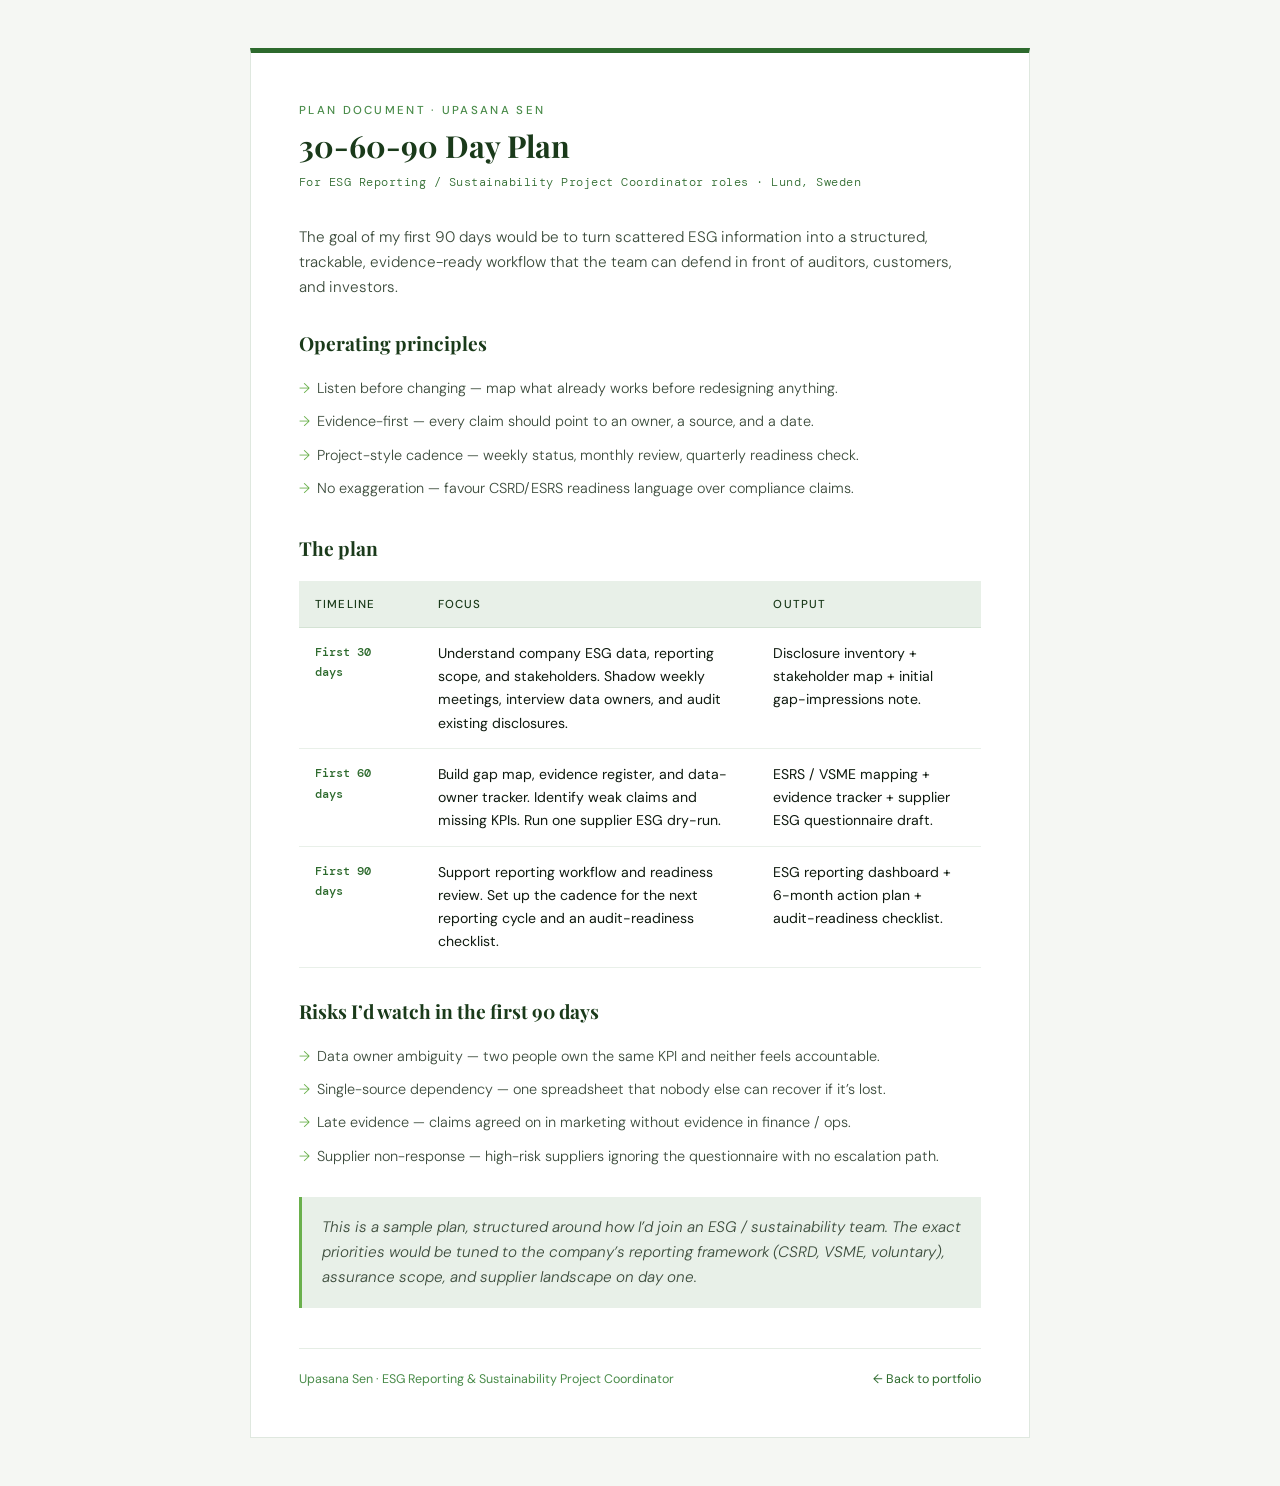
<file: samples/30-60-90-plan.html>
<!DOCTYPE html>
<html lang="en">
<head>
<meta charset="UTF-8">
<meta name="viewport" content="width=device-width, initial-scale=1.0">
<title>30-60-90 Day Plan &mdash; ESG Reporting / Sustainability Coordinator | Upasana Sen</title>
<link href="https://fonts.googleapis.com/css2?family=Playfair+Display:wght@400;600&family=DM+Sans:wght@300;400;500&family=DM+Mono:wght@400&display=swap" rel="stylesheet">
<style>
  :root { --ink:#0f1a0f; --forest:#1a3a1a; --moss:#2d6a2d; --sage:#4a8c4a; --leaf:#6ab04c; --mist:#e8f0e8; --paper:#f5f7f3; --white:#fff; }
  * { margin:0; padding:0; box-sizing:border-box; }
  body { font-family:'DM Sans',sans-serif; background:var(--paper); color:var(--ink); padding:3rem 1.5rem; line-height:1.65; }
  .container { max-width:780px; margin:0 auto; background:var(--white); padding:3rem 3rem; border:1px solid rgba(45,106,45,0.15); border-top:5px solid var(--moss); }
  .eyebrow { font-size:0.72rem; letter-spacing:0.2em; text-transform:uppercase; color:var(--sage); font-weight:500; margin-bottom:0.5rem; }
  h1 { font-family:'Playfair Display',serif; font-size:1.9rem; color:var(--forest); line-height:1.2; margin-bottom:0.5rem; }
  .author { font-family:'DM Mono',monospace; font-size:0.78rem; color:var(--moss); margin-bottom:2rem; letter-spacing:0.04em; }
  h2 { font-family:'Playfair Display',serif; font-size:1.2rem; color:var(--forest); margin:1.75rem 0 0.75rem; }
  p { font-size:0.95rem; color:#3a4a3a; margin-bottom:0.85rem; font-weight:300; }
  table { width:100%; border-collapse:collapse; margin:1rem 0 1.5rem; }
  th, td { text-align:left; padding:0.85rem 1rem; border-bottom:1px solid rgba(45,106,45,0.1); font-size:0.88rem; vertical-align:top; }
  th { background:var(--mist); color:var(--forest); font-weight:500; font-size:0.72rem; letter-spacing:0.1em; text-transform:uppercase; }
  td:first-child { font-family:'DM Mono',monospace; font-size:0.78rem; color:var(--moss); width:18%; font-weight:500; }
  ul { list-style:none; padding:0; margin:0 0 1rem; }
  ul li { padding:0.3rem 0; padding-left:1.1rem; position:relative; font-size:0.9rem; color:#3a4a3a; font-weight:300; }
  ul li::before { content:'\2192'; position:absolute; left:0; color:var(--leaf); }
  .closing { margin-top:1.5rem; padding:1.1rem 1.25rem; background:var(--mist); border-left:3px solid var(--leaf); font-style:italic; font-size:0.95rem; color:#3a4a3a; }
  .footer { margin-top:2.5rem; padding-top:1.25rem; border-top:1px solid rgba(45,106,45,0.12); font-size:0.78rem; color:var(--sage); display:flex; justify-content:space-between; }
  .footer a { color:var(--moss); text-decoration:none; }
  @media (max-width:640px) { .container { padding:2rem 1.5rem; } }
</style>
</head>
<body>
<div class="container">
  <p class="eyebrow">Plan Document &middot; Upasana Sen</p>
  <h1>30-60-90 Day Plan</h1>
  <p class="author">For ESG Reporting / Sustainability Project Coordinator roles &middot; Lund, Sweden</p>

  <p>The goal of my first 90 days would be to turn scattered ESG information into a structured, trackable, evidence-ready workflow that the team can defend in front of auditors, customers, and investors.</p>

  <h2>Operating principles</h2>
  <ul>
    <li>Listen before changing &mdash; map what already works before redesigning anything.</li>
    <li>Evidence-first &mdash; every claim should point to an owner, a source, and a date.</li>
    <li>Project-style cadence &mdash; weekly status, monthly review, quarterly readiness check.</li>
    <li>No exaggeration &mdash; favour CSRD/ESRS readiness language over compliance claims.</li>
  </ul>

  <h2>The plan</h2>
  <table>
    <thead><tr><th>Timeline</th><th>Focus</th><th>Output</th></tr></thead>
    <tbody>
      <tr><td>First 30 days</td><td>Understand company ESG data, reporting scope, and stakeholders. Shadow weekly meetings, interview data owners, and audit existing disclosures.</td><td>Disclosure inventory + stakeholder map + initial gap-impressions note.</td></tr>
      <tr><td>First 60 days</td><td>Build gap map, evidence register, and data-owner tracker. Identify weak claims and missing KPIs. Run one supplier ESG dry-run.</td><td>ESRS / VSME mapping + evidence tracker + supplier ESG questionnaire draft.</td></tr>
      <tr><td>First 90 days</td><td>Support reporting workflow and readiness review. Set up the cadence for the next reporting cycle and an audit-readiness checklist.</td><td>ESG reporting dashboard + 6-month action plan + audit-readiness checklist.</td></tr>
    </tbody>
  </table>

  <h2>Risks I&rsquo;d watch in the first 90 days</h2>
  <ul>
    <li>Data owner ambiguity &mdash; two people own the same KPI and neither feels accountable.</li>
    <li>Single-source dependency &mdash; one spreadsheet that nobody else can recover if it&rsquo;s lost.</li>
    <li>Late evidence &mdash; claims agreed on in marketing without evidence in finance / ops.</li>
    <li>Supplier non-response &mdash; high-risk suppliers ignoring the questionnaire with no escalation path.</li>
  </ul>

  <p class="closing">This is a sample plan, structured around how I&rsquo;d join an ESG / sustainability team. The exact priorities would be tuned to the company&rsquo;s reporting framework (CSRD, VSME, voluntary), assurance scope, and supplier landscape on day one.</p>

  <div class="footer">
    <span>Upasana Sen &middot; ESG Reporting &amp; Sustainability Project Coordinator</span>
    <a href="../index.html">&larr; Back to portfolio</a>
  </div>
</div>
</body>
</html>
</file>
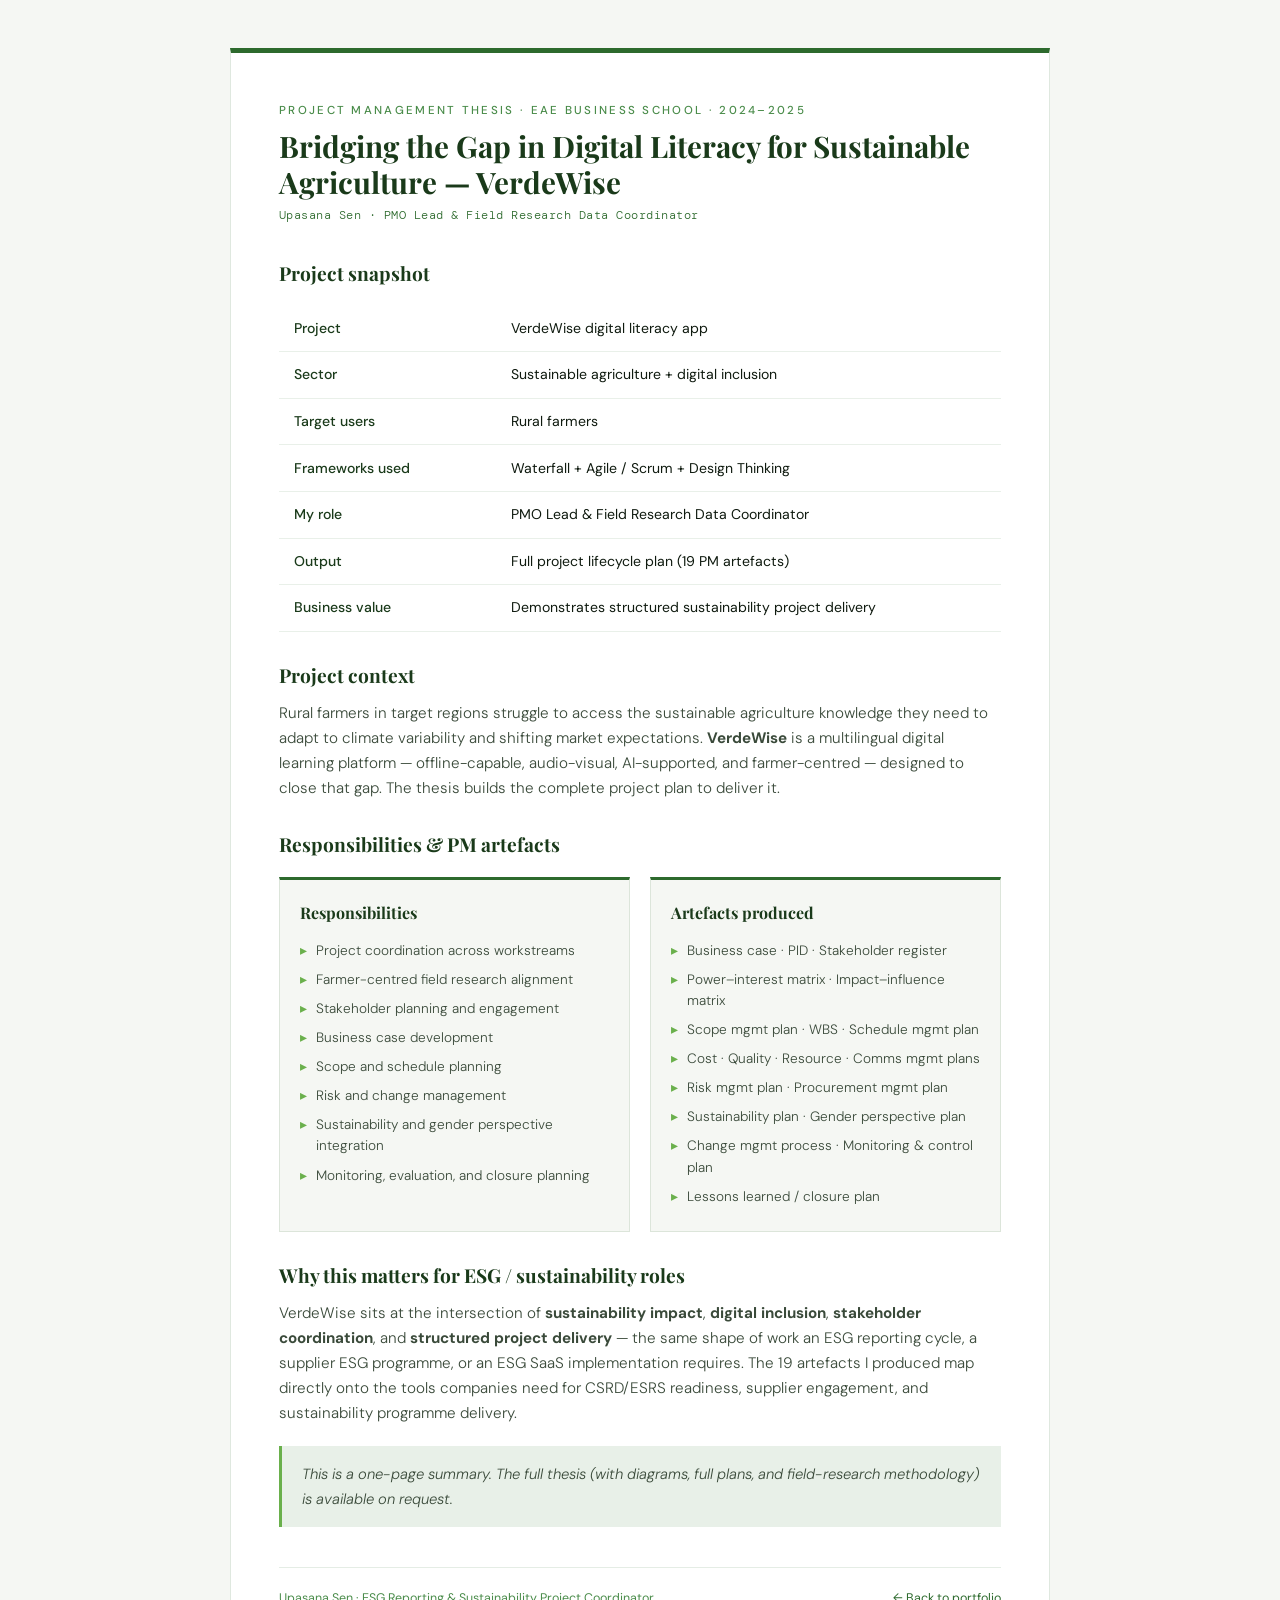
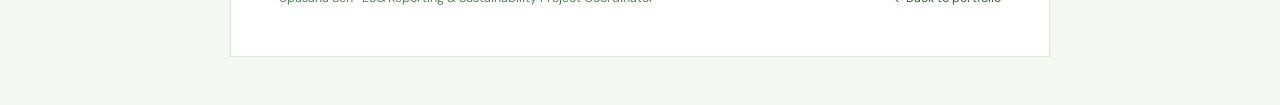
<file: samples/eae-thesis-summary.html>
<!DOCTYPE html>
<html lang="en">
<head>
<meta charset="UTF-8">
<meta name="viewport" content="width=device-width, initial-scale=1.0">
<title>EAE PM Thesis Summary &mdash; VerdeWise | Upasana Sen</title>
<link href="https://fonts.googleapis.com/css2?family=Playfair+Display:wght@400;600&family=DM+Sans:wght@300;400;500&family=DM+Mono:wght@400&display=swap" rel="stylesheet">
<style>
  :root { --ink:#0f1a0f; --forest:#1a3a1a; --moss:#2d6a2d; --sage:#4a8c4a; --leaf:#6ab04c; --mist:#e8f0e8; --paper:#f5f7f3; --white:#fff; }
  * { margin:0; padding:0; box-sizing:border-box; }
  body { font-family:'DM Sans',sans-serif; background:var(--paper); color:var(--ink); padding:3rem 1.5rem; line-height:1.65; }
  .container { max-width:820px; margin:0 auto; background:var(--white); padding:3rem 3rem; border:1px solid rgba(45,106,45,0.15); border-top:5px solid var(--moss); }
  .eyebrow { font-size:0.72rem; letter-spacing:0.2em; text-transform:uppercase; color:var(--sage); font-weight:500; margin-bottom:0.5rem; }
  h1 { font-family:'Playfair Display',serif; font-size:1.85rem; color:var(--forest); line-height:1.2; margin-bottom:0.4rem; }
  .subtitle { font-family:'DM Mono',monospace; font-size:0.78rem; color:var(--moss); margin-bottom:2rem; letter-spacing:0.04em; }
  h2 { font-family:'Playfair Display',serif; font-size:1.2rem; color:var(--forest); margin:1.75rem 0 0.6rem; }
  p { font-size:0.95rem; color:#3a4a3a; margin-bottom:0.75rem; font-weight:300; }
  table { width:100%; border-collapse:collapse; margin:1rem 0 1.5rem; }
  th, td { text-align:left; padding:0.7rem 0.95rem; border-bottom:1px solid rgba(45,106,45,0.1); font-size:0.88rem; vertical-align:top; }
  th { background:var(--mist); color:var(--forest); font-weight:500; font-size:0.72rem; letter-spacing:0.1em; text-transform:uppercase; }
  td:first-child { font-weight:500; color:var(--forest); width:30%; }
  .grid-two { display:grid; grid-template-columns:1fr 1fr; gap:1.25rem; margin:1rem 0 1.5rem; }
  .block { background:var(--paper); padding:1.25rem; border:1px solid rgba(45,106,45,0.12); border-top:3px solid var(--moss); }
  .block h3 { font-family:'Playfair Display',serif; font-size:1rem; color:var(--forest); margin-bottom:0.6rem; }
  .block ul { list-style:none; padding:0; margin:0; }
  .block li { padding:0.25rem 0; padding-left:1rem; position:relative; font-size:0.85rem; color:#3a4a3a; font-weight:300; line-height:1.55; }
  .block li::before { content:'\25B8'; position:absolute; left:0; color:var(--leaf); }
  .closing { margin-top:1.25rem; padding:1rem 1.25rem; background:var(--mist); border-left:3px solid var(--leaf); font-style:italic; font-size:0.92rem; color:#3a4a3a; }
  .footer { margin-top:2.5rem; padding-top:1.25rem; border-top:1px solid rgba(45,106,45,0.12); font-size:0.78rem; color:var(--sage); display:flex; justify-content:space-between; }
  .footer a { color:var(--moss); text-decoration:none; }
  @media (max-width:640px) { .container { padding:2rem 1.5rem; } .grid-two { grid-template-columns:1fr; } }
</style>
</head>
<body>
<div class="container">
  <p class="eyebrow">Project Management Thesis &middot; EAE Business School &middot; 2024&ndash;2025</p>
  <h1>Bridging the Gap in Digital Literacy for Sustainable Agriculture &mdash; VerdeWise</h1>
  <p class="subtitle">Upasana Sen &middot; PMO Lead &amp; Field Research Data Coordinator</p>

  <h2>Project snapshot</h2>
  <table>
    <tbody>
      <tr><td>Project</td><td>VerdeWise digital literacy app</td></tr>
      <tr><td>Sector</td><td>Sustainable agriculture + digital inclusion</td></tr>
      <tr><td>Target users</td><td>Rural farmers</td></tr>
      <tr><td>Frameworks used</td><td>Waterfall + Agile / Scrum + Design Thinking</td></tr>
      <tr><td>My role</td><td>PMO Lead &amp; Field Research Data Coordinator</td></tr>
      <tr><td>Output</td><td>Full project lifecycle plan (19 PM artefacts)</td></tr>
      <tr><td>Business value</td><td>Demonstrates structured sustainability project delivery</td></tr>
    </tbody>
  </table>

  <h2>Project context</h2>
  <p>Rural farmers in target regions struggle to access the sustainable agriculture knowledge they need to adapt to climate variability and shifting market expectations. <strong>VerdeWise</strong> is a multilingual digital learning platform &mdash; offline-capable, audio-visual, AI-supported, and farmer-centred &mdash; designed to close that gap. The thesis builds the complete project plan to deliver it.</p>

  <h2>Responsibilities &amp; PM artefacts</h2>
  <div class="grid-two">
    <div class="block">
      <h3>Responsibilities</h3>
      <ul>
        <li>Project coordination across workstreams</li>
        <li>Farmer-centred field research alignment</li>
        <li>Stakeholder planning and engagement</li>
        <li>Business case development</li>
        <li>Scope and schedule planning</li>
        <li>Risk and change management</li>
        <li>Sustainability and gender perspective integration</li>
        <li>Monitoring, evaluation, and closure planning</li>
      </ul>
    </div>
    <div class="block">
      <h3>Artefacts produced</h3>
      <ul>
        <li>Business case &middot; PID &middot; Stakeholder register</li>
        <li>Power&ndash;interest matrix &middot; Impact&ndash;influence matrix</li>
        <li>Scope mgmt plan &middot; WBS &middot; Schedule mgmt plan</li>
        <li>Cost &middot; Quality &middot; Resource &middot; Comms mgmt plans</li>
        <li>Risk mgmt plan &middot; Procurement mgmt plan</li>
        <li>Sustainability plan &middot; Gender perspective plan</li>
        <li>Change mgmt process &middot; Monitoring &amp; control plan</li>
        <li>Lessons learned / closure plan</li>
      </ul>
    </div>
  </div>

  <h2>Why this matters for ESG / sustainability roles</h2>
  <p>VerdeWise sits at the intersection of <strong>sustainability impact</strong>, <strong>digital inclusion</strong>, <strong>stakeholder coordination</strong>, and <strong>structured project delivery</strong> &mdash; the same shape of work an ESG reporting cycle, a supplier ESG programme, or an ESG SaaS implementation requires. The 19 artefacts I produced map directly onto the tools companies need for CSRD/ESRS readiness, supplier engagement, and sustainability programme delivery.</p>

  <p class="closing">This is a one-page summary. The full thesis (with diagrams, full plans, and field-research methodology) is available on request.</p>

  <div class="footer">
    <span>Upasana Sen &middot; ESG Reporting &amp; Sustainability Project Coordinator</span>
    <a href="../index.html">&larr; Back to portfolio</a>
  </div>
</div>
</body>
</html>
</file>
